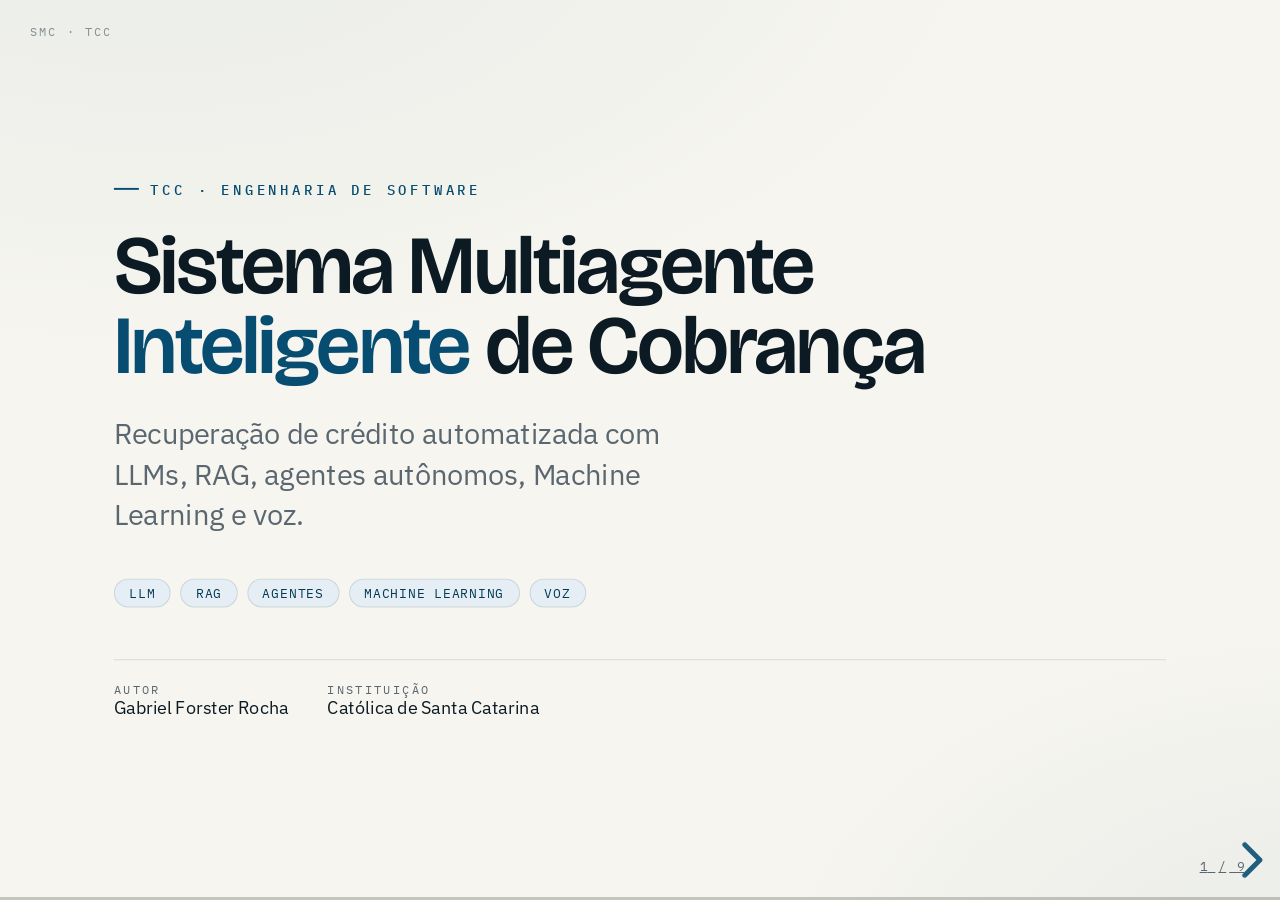
<file: pitch/index.html>
<!DOCTYPE html>
<html lang="pt-BR">
<head>
  <meta charset="utf-8">
  <meta name="viewport" content="width=device-width, initial-scale=1.0">
  <title>Sistema Multiagente Inteligente de Cobrança — Pitch</title>
  <link rel="stylesheet" href="assets/fonts/fonts.css">
  <link rel="stylesheet" href="vendor/reveal/reset.css">
  <link rel="stylesheet" href="vendor/reveal/reveal.css">
  <link rel="stylesheet" href="css/theme.css">
</head>
<body>
  <div class="deck-brand">SMC · TCC</div>
  <div class="reveal">
    <div class="slides">
<section class="cover">
<p class="kicker">TCC · Engenharia de Software</p><h1 class="headline">Sistema Multiagente <em>Inteligente</em> de Cobrança</h1><p class="lead">Recuperação de crédito automatizada com LLMs, RAG, agentes autônomos, Machine Learning e voz.</p><div class="tagrow"><span class="tag">LLM</span><span class="tag">RAG</span><span class="tag">Agentes</span><span class="tag">Machine Learning</span><span class="tag">Voz</span></div><div class="cover-meta"><div><span class="role">Autor</span>Gabriel Forster Rocha</div><div><span class="role">Instituição</span>Católica de Santa Catarina</div></div>
<aside class="notes">Bom dia a todos. Meu nome é Gabriel Forster Rocha, e meu TCC é um <strong>Sistema Multiagente Inteligente de Cobrança</strong>: um sistema que automatiza a recuperação de crédito de ponta a ponta, combinando modelos de linguagem com RAG, agentes autônomos, machine learning e serviços de voz. Nos próximos minutos vou apresentar o <strong>contexto</strong>, a <strong>proposta</strong>, o que ela tem de <strong>inovador</strong> e por que existe <strong>demanda de mercado</strong> para isso.</aside>
</section>
<section>
<p class="kicker">01 · Contexto</p><h2 class="headline">A inadimplência no Brasil bate <em>recorde</em>.</h2><div class="stat-row"><div class="stat"><span class="num">R$ 213 <small>bi</small></span><span class="cap">em dívidas de empresas no fim de 2025</span></div><div class="stat"><span class="num">8,9 <small>mi</small></span><span class="cap">de empresas inadimplentes (CNPJ)</span><span class="trend">↑ +2 milhões em um ano</span></div></div><p class="source">Fonte: Serasa Experian — Indicador de Inadimplência das Empresas, dez/2025.</p>
<aside class="notes"><em>[Aponte para os dois números ao citá-los.]</em> Vamos começar pelo contexto. A inadimplência no Brasil está no <strong>maior patamar já registrado</strong>. Segundo a Serasa Experian, em dezembro de 2025 as empresas fecharam o ano com <strong>213 bilhões de reais em dívidas</strong> e <strong>8,9 milhões de CNPJs negativados</strong> — cerca de 2 milhões de empresas a mais em um ano. Ou seja: nunca houve tanto crédito para recuperar, e a capacidade de cobrar continua limitada.</aside>
</section>
<section>
<p class="kicker">02 · O Problema</p><h2 class="headline">Cobrar ainda é um processo <em>manual</em>.</h2><ul class="points cols2"><li class="point"><span class="ico"><svg viewBox="0 0 24 24" fill="none" stroke="currentColor" stroke-width="1.7" stroke-linecap="round" stroke-linejoin="round"><circle cx="12" cy="12" r="8"/><circle cx="12" cy="12" r="3"/></svg></span><span><span class="t">Priorização por intuição</span><span class="d">Sem dados, todo cliente é tratado igual.</span></span></li><li class="point"><span class="ico"><svg viewBox="0 0 24 24" fill="none" stroke="currentColor" stroke-width="1.7" stroke-linecap="round" stroke-linejoin="round"><circle cx="6" cy="6" r="2.5"/><circle cx="6" cy="18" r="2.5"/><circle cx="18" cy="12" r="2.5"/><path d="M8.2 7l7.6 3.8M8.2 17l7.6-3.8"/></svg></span><span><span class="t">Canais fragmentados</span><span class="d">Texto, áudio de WhatsApp e ligação, desconectados.</span></span></li><li class="point"><span class="ico"><svg viewBox="0 0 24 24" fill="none" stroke="currentColor" stroke-width="1.7" stroke-linecap="round" stroke-linejoin="round"><rect x="3" y="6" width="18" height="12" rx="2"/><circle cx="12" cy="12" r="2.4"/></svg></span><span><span class="t">Custo alto por contato</span><span class="d">Depende de operadores — não escala.</span></span></li><li class="point"><span class="ico"><svg viewBox="0 0 24 24" fill="none" stroke="currentColor" stroke-width="1.7" stroke-linecap="round" stroke-linejoin="round"><circle cx="12" cy="12" r="8"/><path d="M12 7.5V12l3 2"/></svg></span><span><span class="t">Reativo e lento</span><span class="d">Só age quando o cliente aparece (ou nunca).</span></span></li></ul>
<aside class="notes">E por que recuperar esse crédito é tão difícil? Porque a cobrança ainda é um processo <strong>majoritariamente manual</strong>. A priorização é por <strong>intuição</strong> — sem dados, todo cliente é tratado igual. Os <strong>canais são fragmentados</strong> (texto, áudio de WhatsApp, ligação) e não conversam entre si. O <strong>custo por contato é alto</strong>, porque depende de operadores, que não escalam. E é <strong>reativo</strong>: só age quando o cliente aparece — ou nem age.</aside>
</section>
<section class="slide-fig">
<p class="kicker">03 · Proposta</p><h2 class="headline">Um sistema multiagente que <em>cobra sozinho</em>.</h2><div class="figure"><svg viewBox="0 0 1080 470" role="img" aria-label="Arquitetura do sistema multiagente"><defs><marker id="ah" markerWidth="9" markerHeight="9" refX="7.5" refY="4.5" orient="auto" markerUnits="userSpaceOnUse"><path d="M0,0 L9,4.5 L0,9 Z" fill="#074d71"/></marker><marker id="ahs" markerWidth="9" markerHeight="9" refX="7.5" refY="4.5" orient="auto" markerUnits="userSpaceOnUse"><path d="M0,0 L9,4.5 L0,9 Z" fill="#9aa79f"/></marker></defs><g><rect class="dg-node-em" x="330" y="6" width="420" height="56" rx="28"/><text class="dg-name on" text-anchor="middle" x="540" y="32">Orquestrador Central</text><text class="dg-sub on" text-anchor="middle" x="540" y="51">coordena agentes · filas · regras de negócio</text></g><g class="fragment" data-fragment-index="1"><path class="dg-flow" d="M540 62 V84 M200 84 H880" /><line class="dg-flow" x1="200" y1="84" x2="200" y2="120" marker-end="url(#ah)"/><line class="dg-flow" x1="540" y1="84" x2="540" y2="120" marker-end="url(#ah)"/><line class="dg-flow" x1="880" y1="84" x2="880" y2="120" marker-end="url(#ah)"/><rect class="dg-node" x="40" y="120" width="320" height="128" rx="14"/><text class="dg-type" x="62" y="167">Agente · Responsivo</text><text class="dg-name" x="62" y="189">LLM + RAG</text><text class="dg-sub" x="62" y="210">recebe, interpreta e responde</text><rect class="dg-node" x="380" y="120" width="320" height="128" rx="14"/><text class="dg-type" x="402" y="167">Agente · Proativo</text><text class="dg-name" x="402" y="189">Agentes Autônomos</text><text class="dg-sub" x="402" y="210">detecta e inicia a cobrança</text><rect class="dg-node-em" x="720" y="120" width="320" height="128" rx="14"/><text class="dg-type on" x="742" y="167">Agente · Preditivo</text><text class="dg-name on" x="742" y="189">Machine Learning</text><text class="dg-sub on" x="742" y="210">classifica e prioriza</text></g><g class="fragment" data-fragment-index="2"><line class="dg-flow" x1="200" y1="248" x2="200" y2="300" marker-end="url(#ah)"/><line class="dg-flow" x1="540" y1="248" x2="540" y2="300" marker-end="url(#ah)"/><line class="dg-flow" x1="880" y1="248" x2="880" y2="300" marker-end="url(#ah)"/><text class="dg-band" x="40" y="292">VOZ &amp; SERVIÇOS</text><rect class="dg-node-tint" x="40" y="300" width="1000" height="60" rx="14"/><rect class="dg-chip" x="64" y="314" width="224" height="32" rx="16"/><text class="dg-chip-tx" text-anchor="middle" x="176" y="334.5">STT · Whisper</text><rect class="dg-chip" x="307" y="314" width="224" height="32" rx="16"/><text class="dg-chip-tx" text-anchor="middle" x="419" y="334.5">TTS · Elevenlabs</text><rect class="dg-chip" x="550" y="314" width="224" height="32" rx="16"/><text class="dg-chip-tx" text-anchor="middle" x="662" y="334.5">Chat / E-mail</text><rect class="dg-chip" x="793" y="314" width="224" height="32" rx="16"/><text class="dg-chip-tx" text-anchor="middle" x="905" y="334.5">Base de conhecimento</text></g><g class="fragment" data-fragment-index="3"><line class="dg-flow" x1="540" y1="360" x2="540" y2="396" marker-end="url(#ah)"/><text class="dg-band" x="40" y="388">DADOS &amp; AUDITORIA</text><rect class="dg-node" x="40" y="396" width="1000" height="54" rx="14"/><rect class="dg-chip" x="64" y="408" width="300" height="30" rx="15"/><text class="dg-chip-tx" text-anchor="middle" x="214" y="427.5">Banco de Dados</text><rect class="dg-chip" x="390" y="408" width="300" height="30" rx="15"/><text class="dg-chip-tx" text-anchor="middle" x="540" y="427.5">Fila de Mensagens</text><rect class="dg-chip" x="716" y="408" width="300" height="30" rx="15"/><text class="dg-chip-tx" text-anchor="middle" x="866" y="427.5">Logs / Auditoria</text></g></svg></div>
<aside class="notes"><em>[Avance com a seta revelando cada camada: orquestrador, os 3 agentes, voz/serviços, dados.]</em> A minha proposta ataca exatamente esses gargalos. É um <strong>sistema multiagente</strong>, coordenado por um <strong>orquestrador central</strong>, que distribui o trabalho entre <strong>três agentes especializados</strong>. O <strong>responsivo</strong>, que usa LLM com RAG para atender. O <strong>proativo</strong>, que detecta pendências e inicia a cobrança sozinho. E o <strong>preditivo</strong>, de machine learning, que classifica os clientes e define a prioridade. Eles se apoiam em duas camadas: <strong>voz e serviços</strong> — transcrição, síntese de fala, canais de contato, base vetorial — e <strong>dados com auditoria</strong>, que garante rastreabilidade de cada decisão.</aside>
</section>
<section class="slide-fig">
<p class="kicker">03 · Como funciona — Responsivo</p><h2 class="headline">O cliente chama. O agente <em>resolve</em>.</h2><div class="figure"><svg viewBox="0 0 1080 230" role="img"><defs><marker id="ah" markerWidth="9" markerHeight="9" refX="7.5" refY="4.5" orient="auto" markerUnits="userSpaceOnUse"><path d="M0,0 L9,4.5 L0,9 Z" fill="#074d71"/></marker><marker id="ahs" markerWidth="9" markerHeight="9" refX="7.5" refY="4.5" orient="auto" markerUnits="userSpaceOnUse"><path d="M0,0 L9,4.5 L0,9 Z" fill="#9aa79f"/></marker></defs><line class="dg-flow" x1="184" y1="76" x2="226" y2="76" marker-end="url(#ah)"/><line class="dg-flow" x1="402" y1="76" x2="444" y2="76" marker-end="url(#ah)"/><line class="dg-flow" x1="620" y1="76" x2="662" y2="76" marker-end="url(#ah)"/><line class="dg-flow" x1="838" y1="76" x2="880" y2="76" marker-end="url(#ah)"/><rect class="dg-node" x="8" y="30" width="176" height="92" rx="14"/><text class="dg-type" x="30" y="59">ENTRADA</text><text class="dg-name" x="30" y="81">Cliente</text><text class="dg-sub" x="30" y="102">texto ou áudio</text><rect class="dg-node" x="226" y="30" width="176" height="92" rx="14"/><text class="dg-type" x="248" y="59">VOZ</text><text class="dg-name" x="248" y="81">Transcrição</text><text class="dg-sub" x="248" y="102">Whisper · STT</text><rect class="dg-node" x="444" y="30" width="176" height="92" rx="14"/><text class="dg-type" x="466" y="59">CONTEXTO</text><text class="dg-name" x="466" y="81">RAG</text><text class="dg-sub" x="466" y="102">base interna</text><rect class="dg-node-em" x="662" y="30" width="176" height="92" rx="14"/><text class="dg-type on" x="684" y="59">GERAÇÃO</text><text class="dg-name on" x="684" y="81">LLM</text><text class="dg-sub on" x="684" y="102">resposta</text><rect class="dg-node" x="880" y="30" width="176" height="92" rx="14"/><text class="dg-type" x="902" y="59">SAÍDA</text><text class="dg-name" x="902" y="81">Resposta</text><text class="dg-sub" x="902" y="102">ao cliente</text><line class="dg-flow" x1="750" y1="122" x2="750" y2="156" marker-end="url(#ah)"/><rect class="dg-node" x="662" y="156" width="176" height="42" rx="12"/><text class="dg-name" text-anchor="middle" x="750.0" y="182" style="font-size:15px">escala p/ humano</text></svg></div><p class="fig-cap">Gatilho: mensagem recebida do cliente (texto ou áudio).</p>
<aside class="notes"><em>[Acompanhe o fluxo da esquerda para a direita.]</em> No <strong>modo responsivo</strong>, o cliente entra em contato. Se for áudio, é <strong>transcrito</strong> por speech-to-text. O sistema identifica a <strong>intenção</strong>, busca contexto na base interna via <strong>RAG</strong>, e gera a resposta com o <strong>LLM</strong> — escalando para um humano quando necessário. O ponto-chave: as respostas são <strong>ancoradas na documentação da empresa</strong>, o que reduz drasticamente o risco de alucinação.</aside>
</section>
<section class="slide-fig">
<p class="kicker">03 · Como funciona — Proativo</p><h2 class="headline">O sistema age <em>antes</em> do vencimento.</h2><div class="figure"><svg viewBox="0 0 1080 230" role="img"><defs><marker id="ah" markerWidth="9" markerHeight="9" refX="7.5" refY="4.5" orient="auto" markerUnits="userSpaceOnUse"><path d="M0,0 L9,4.5 L0,9 Z" fill="#074d71"/></marker><marker id="ahs" markerWidth="9" markerHeight="9" refX="7.5" refY="4.5" orient="auto" markerUnits="userSpaceOnUse"><path d="M0,0 L9,4.5 L0,9 Z" fill="#9aa79f"/></marker></defs><line class="dg-flow" x1="184" y1="76" x2="226" y2="76" marker-end="url(#ah)"/><line class="dg-flow" x1="402" y1="76" x2="444" y2="76" marker-end="url(#ah)"/><line class="dg-flow" x1="620" y1="76" x2="662" y2="76" marker-end="url(#ah)"/><line class="dg-flow" x1="838" y1="76" x2="880" y2="76" marker-end="url(#ah)"/><rect class="dg-node" x="8" y="30" width="176" height="92" rx="14"/><text class="dg-type" x="30" y="59">FONTE</text><text class="dg-name" x="30" y="81">Dados</text><text class="dg-sub" x="30" y="102">histórico</text><rect class="dg-node-em" x="226" y="30" width="176" height="92" rx="14"/><text class="dg-type on" x="248" y="59">PREDITIVO</text><text class="dg-name on" x="248" y="81">Modelo ML</text><text class="dg-sub on" x="248" y="102">propensão + risco</text><rect class="dg-node" x="444" y="30" width="176" height="92" rx="14"/><text class="dg-type" x="466" y="59">PRIORIZAÇÃO</text><text class="dg-name" x="466" y="81">Ranking</text><text class="dg-sub" x="466" y="102">quem 1º</text><rect class="dg-node" x="662" y="30" width="176" height="92" rx="14"/><text class="dg-type" x="684" y="59">AÇÃO</text><text class="dg-name" x="684" y="81">Agente</text><text class="dg-sub" x="684" y="102">proativo</text><rect class="dg-node" x="880" y="30" width="176" height="92" rx="14"/><text class="dg-type" x="902" y="59">CONTATO</text><text class="dg-name" x="902" y="81">Canal</text><text class="dg-sub" x="902" y="102">chat · voz</text><path class="dg-flow-soft" d="M968.0 122 V162 H750.0 V122" stroke-dasharray="5 5" marker-end="url(#ahs)"/><text class="dg-sub" text-anchor="middle" x="859" y="182">sem resposta → reagenda (backoff)</text></svg></div><p class="fig-cap">Gatilho: agendamento periódico ou sinal do modelo preditivo.</p>
<aside class="notes">Já no <strong>modo proativo</strong>, o sistema age <strong>antes do vencimento</strong>. O modelo de ML usa o histórico para estimar <strong>propensão de pagamento</strong> e <strong>risco</strong>, e gera um <strong>ranking de prioridade</strong>. Com ele, o agente proativo aborda os clientes certos, no momento certo, pelo canal certo — uma mensagem no chat ou uma chamada de voz sintetizada. Sem resposta, ele <strong>reagenda automaticamente</strong>, respeitando uma política de backoff.</aside>
</section>
<section>
<p class="kicker">04 · Inovação</p><h2 class="headline">O que ninguém junta num <em>só sistema</em>.</h2><ul class="points cols2"><li class="point"><span class="ico"><svg viewBox="0 0 24 24" fill="none" stroke="currentColor" stroke-width="1.7" stroke-linecap="round" stroke-linejoin="round"><path d="M12 3l9 5-9 5-9-5 9-5z"/><path d="M3 13l9 5 9-5"/></svg></span><span><span class="t">Três modos orquestrados</span><span class="d">Responsivo + proativo + preditivo juntos — não três ferramentas soltas.</span></span></li><li class="point"><span class="ico"><svg viewBox="0 0 24 24" fill="none" stroke="currentColor" stroke-width="1.7" stroke-linecap="round" stroke-linejoin="round"><rect x="9" y="3" width="6" height="11" rx="3"/><path d="M6 11a6 6 0 0 0 12 0M12 17v4"/></svg></span><span><span class="t">Voz de verdade</span><span class="d">Áudio no fio da conversa (STT) e chamada em tempo real (TTS).</span></span></li><li class="point"><span class="ico"><svg viewBox="0 0 24 24" fill="none" stroke="currentColor" stroke-width="1.7" stroke-linecap="round" stroke-linejoin="round"><circle cx="12" cy="5" r="2"/><path d="M12 7v13M5 13a7 7 0 0 0 14 0M5 13H3M19 13h2"/></svg></span><span><span class="t">Respostas ancoradas</span><span class="d">RAG na documentação interna reduz alucinação.</span></span></li><li class="point"><span class="ico"><svg viewBox="0 0 24 24" fill="none" stroke="currentColor" stroke-width="1.7" stroke-linecap="round" stroke-linejoin="round"><path d="M12 3l7 3v5c0 4.5-3 7.6-7 9-4-1.4-7-4.5-7-9V6l7-3z"/><path d="M9 12l2 2 4-4"/></svg></span><span><span class="t">Conformidade por design</span><span class="d">CDC, LGPD e limites de horário e frequência.</span></span></li></ul>
<aside class="notes">E onde está a inovação? Não em nenhuma tecnologia <strong>isolada</strong> — está em <strong>juntá-las</strong>. Primeiro: os três modos <strong>orquestrados</strong> num só sistema, não três ferramentas soltas. Segundo: <strong>voz de verdade</strong>, áudio no fio da conversa e chamada em tempo real. Terceiro: <strong>respostas ancoradas</strong> por RAG. E quarto: <strong>conformidade por design</strong> — CDC, LGPD e limites legais de horário e frequência.</aside>
</section>
<section>
<p class="kicker">05 · Necessidade de Mercado</p><h2 class="headline">Um problema de <em>R$ 213 bilhões</em> esperando automação.</h2><div class="cols"><ul class="points"><li class="point"><span class="ico"><svg viewBox="0 0 24 24" fill="none" stroke="currentColor" stroke-width="1.7" stroke-linecap="round" stroke-linejoin="round"><rect x="3" y="6" width="18" height="12" rx="2"/><circle cx="12" cy="12" r="2.4"/></svg></span><span><span class="t">96% são micro e pequenas</span><span class="d">8,5 milhões de empresas, R$ 185 bi em dívidas.</span></span></li><li class="point"><span class="ico"><svg viewBox="0 0 24 24" fill="none" stroke="currentColor" stroke-width="1.7" stroke-linecap="round" stroke-linejoin="round"><circle cx="6" cy="6" r="2.5"/><circle cx="6" cy="18" r="2.5"/><circle cx="18" cy="12" r="2.5"/><path d="M8.2 7l7.6 3.8M8.2 17l7.6-3.8"/></svg></span><span><span class="t">Concentrado em serviços e comércio</span><span class="d">Serviços 55% · Comércio 33% dos inadimplentes.</span></span></li><li class="point"><span class="ico"><svg viewBox="0 0 24 24" fill="none" stroke="currentColor" stroke-width="1.7" stroke-linecap="round" stroke-linejoin="round"><circle cx="12" cy="12" r="8"/><circle cx="12" cy="12" r="3"/></svg></span><span><span class="t">A lacuna das soluções atuais</span><span class="d">Fazem disparo em massa ou chatbot — sem ML nem voz ponta a ponta.</span></span></li></ul><div><p class="lead" style="margin-bottom:18px">Quem precisa disso:</p><div class="tagrow"><span class="tag">Varejo</span><span class="tag">Fintechs</span><span class="tag">Escritórios de cobrança</span><span class="tag">Prestadores de serviço</span></div></div></div><p class="source">Fonte: Serasa Experian — Indicador de Inadimplência das Empresas, dez/2025.</p>
<aside class="notes">Isso nos leva à <strong>necessidade de mercado</strong>. É um problema de <strong>213 bilhões de reais</strong>: 8,9 milhões de empresas inadimplentes, sendo <strong>96% micro e pequenas</strong> — justamente as com menos estrutura para cobrar, concentradas em <strong>serviços e comércio</strong>. Varejo, fintechs e escritórios de cobrança precisam <strong>recuperar mais gastando menos</strong>. As soluções de hoje fazem disparo em massa ou um chatbot simples — nenhuma prioriza com ML nem cobre voz de ponta a ponta. É <strong>essa lacuna</strong> que o projeto ocupa.</aside>
</section>
<section>
<p class="kicker">TCC · Pergunta de Pesquisa</p><p class="rq">Em que medida um sistema multiagente — LLM+RAG, agentes proativos e ML preditivo, com voz — pode automatizar a cobrança e <em>aumentar a eficiência</em> da recuperação de crédito frente aos processos convencionais?</p><div class="impact"><div class="it"><span class="k">Hipótese</span><span class="v">↓ tempo médio · ↑ taxa de resolução</span></div><div class="it"><span class="k">Avaliação</span><span class="v">F1 ≥ 0,75 · vs. baseline</span></div></div><p class="source">Obrigado. · Gabriel Forster Rocha — Católica de Santa Catarina.</p>
<aside class="notes">Para fechar, a <strong>pergunta de pesquisa</strong>: em que medida esse sistema aumenta a <strong>eficiência</strong> da recuperação de crédito frente aos processos convencionais? A hipótese é que ele <strong>reduz o tempo médio</strong> e <strong>aumenta a taxa de resolução</strong>. Será avaliado de forma objetiva — com métricas de ML, como <strong>F1 acima de 0,75</strong>, e indicadores operacionais contra um <strong>baseline</strong>. Muito obrigado. Fico à disposição para as perguntas.</aside>
</section>
    </div>
  </div>
  <script src="vendor/reveal/reveal.js"></script>
  <script src="vendor/reveal/plugin/notes/notes.js"></script>
  <script>
    Reveal.initialize({
      width: 1280,
      height: 720,
      margin: 0.04,
      minScale: 0.2,
      maxScale: 2.0,
      center: true,
      hash: true,
      fragments: !/[?&]allfrags/.test(location.search),
      transition: 'fade',
      transitionSpeed: 'default',
      slideNumber: 'c/t',
      controlsTutorial: false,
      plugins: [ RevealNotes ]
    });
  </script>
</body>
</html>
</file>
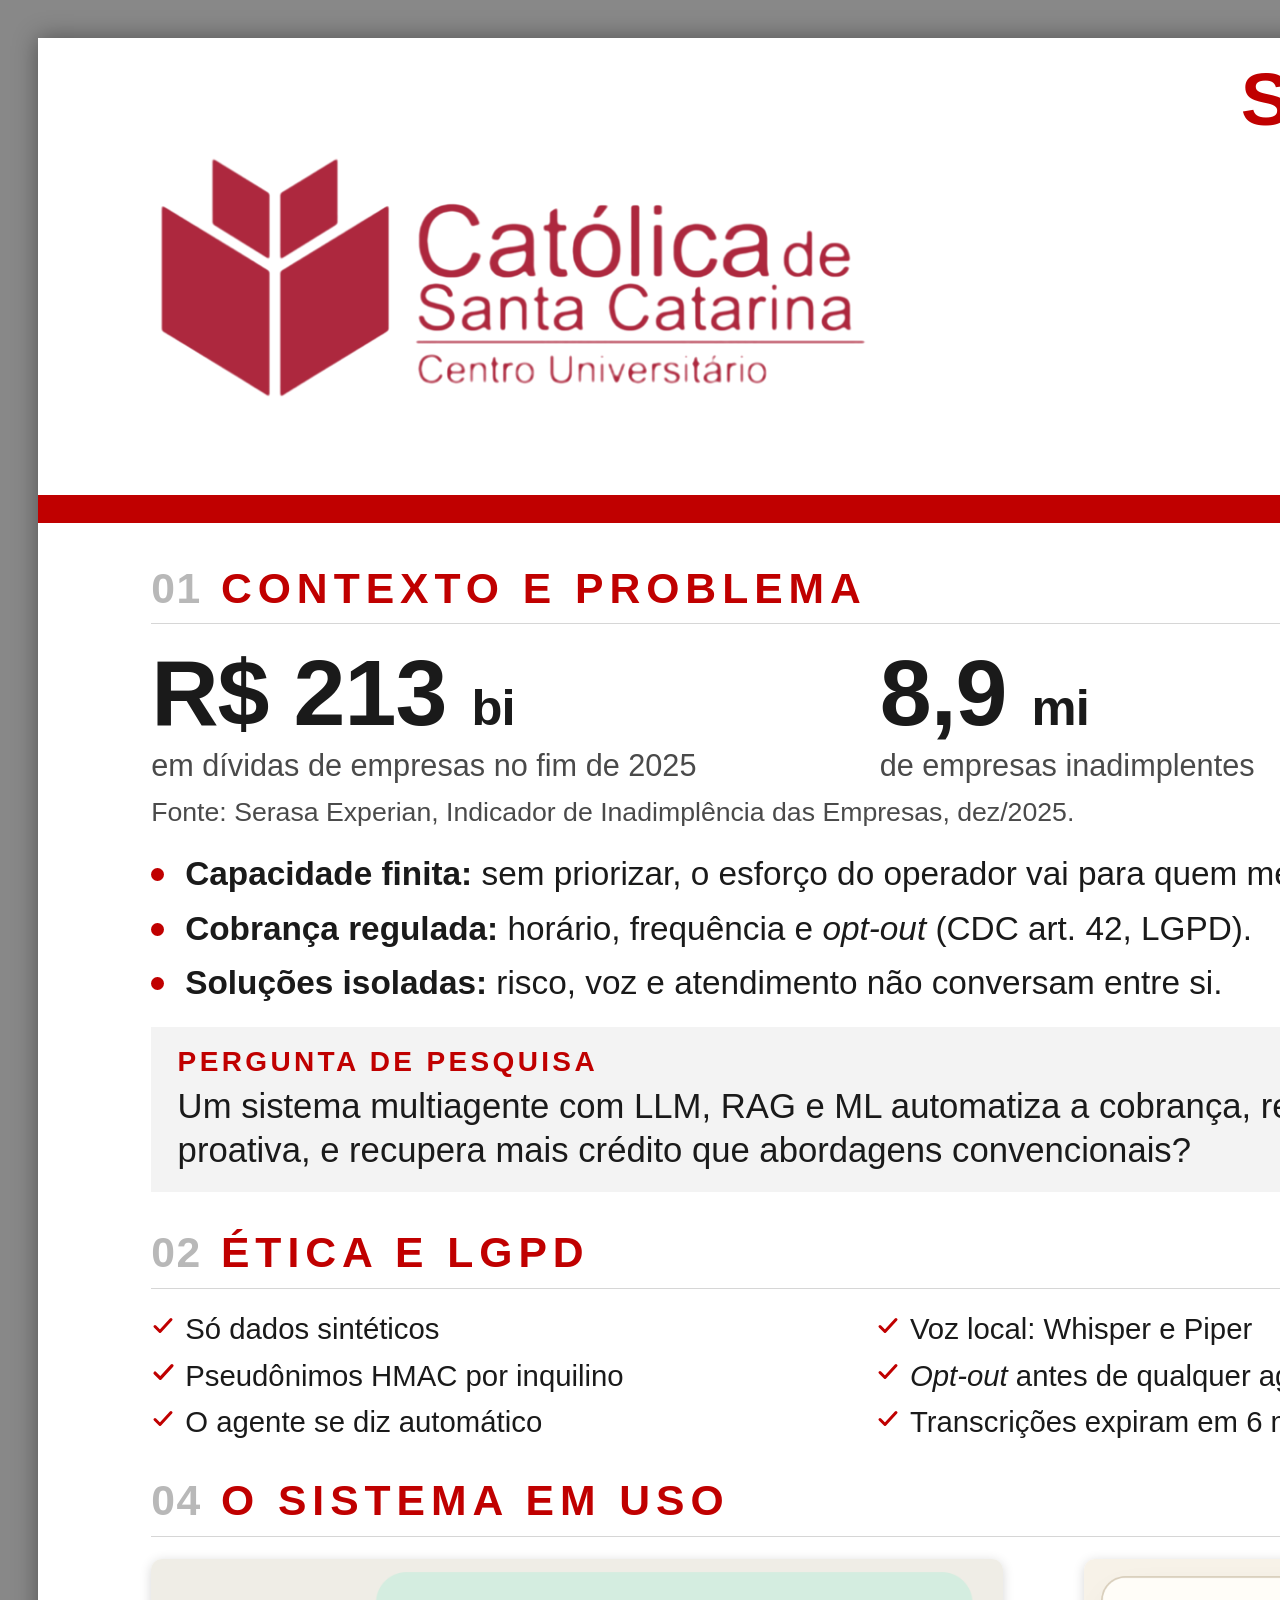
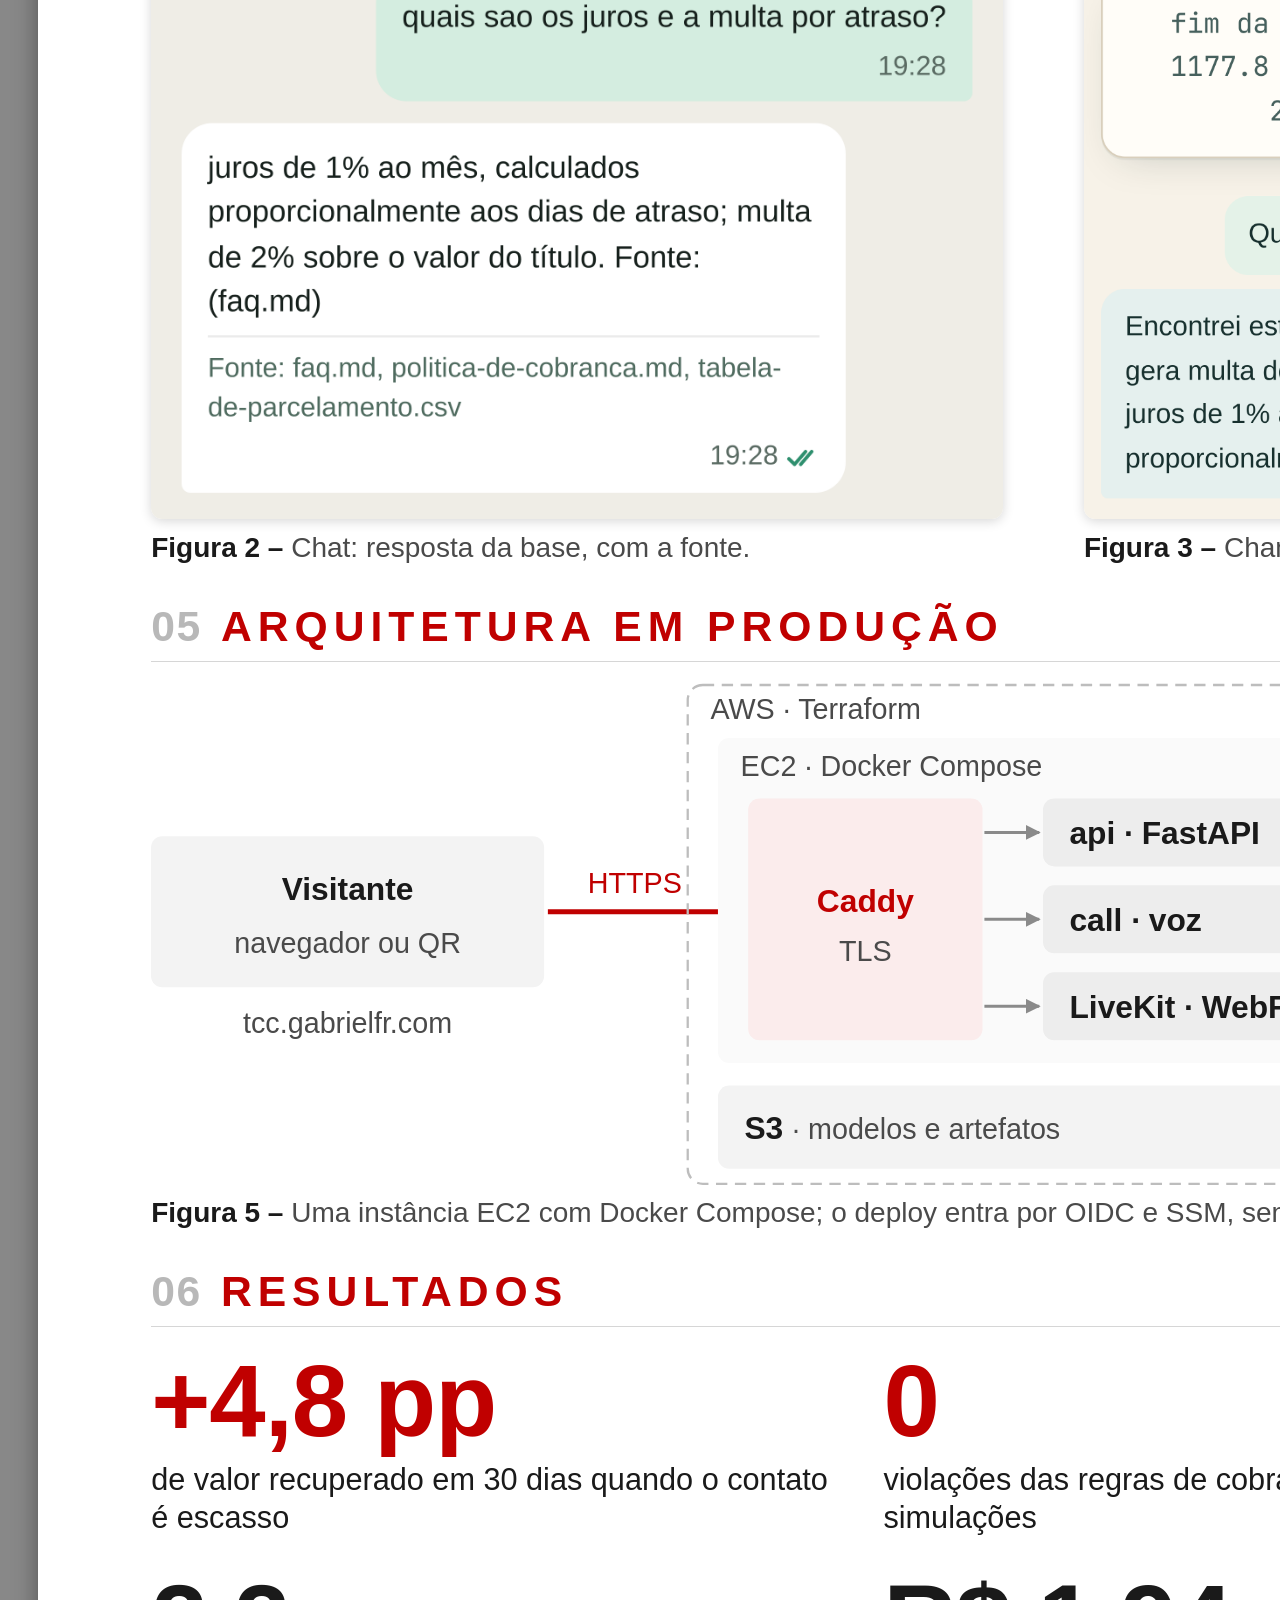
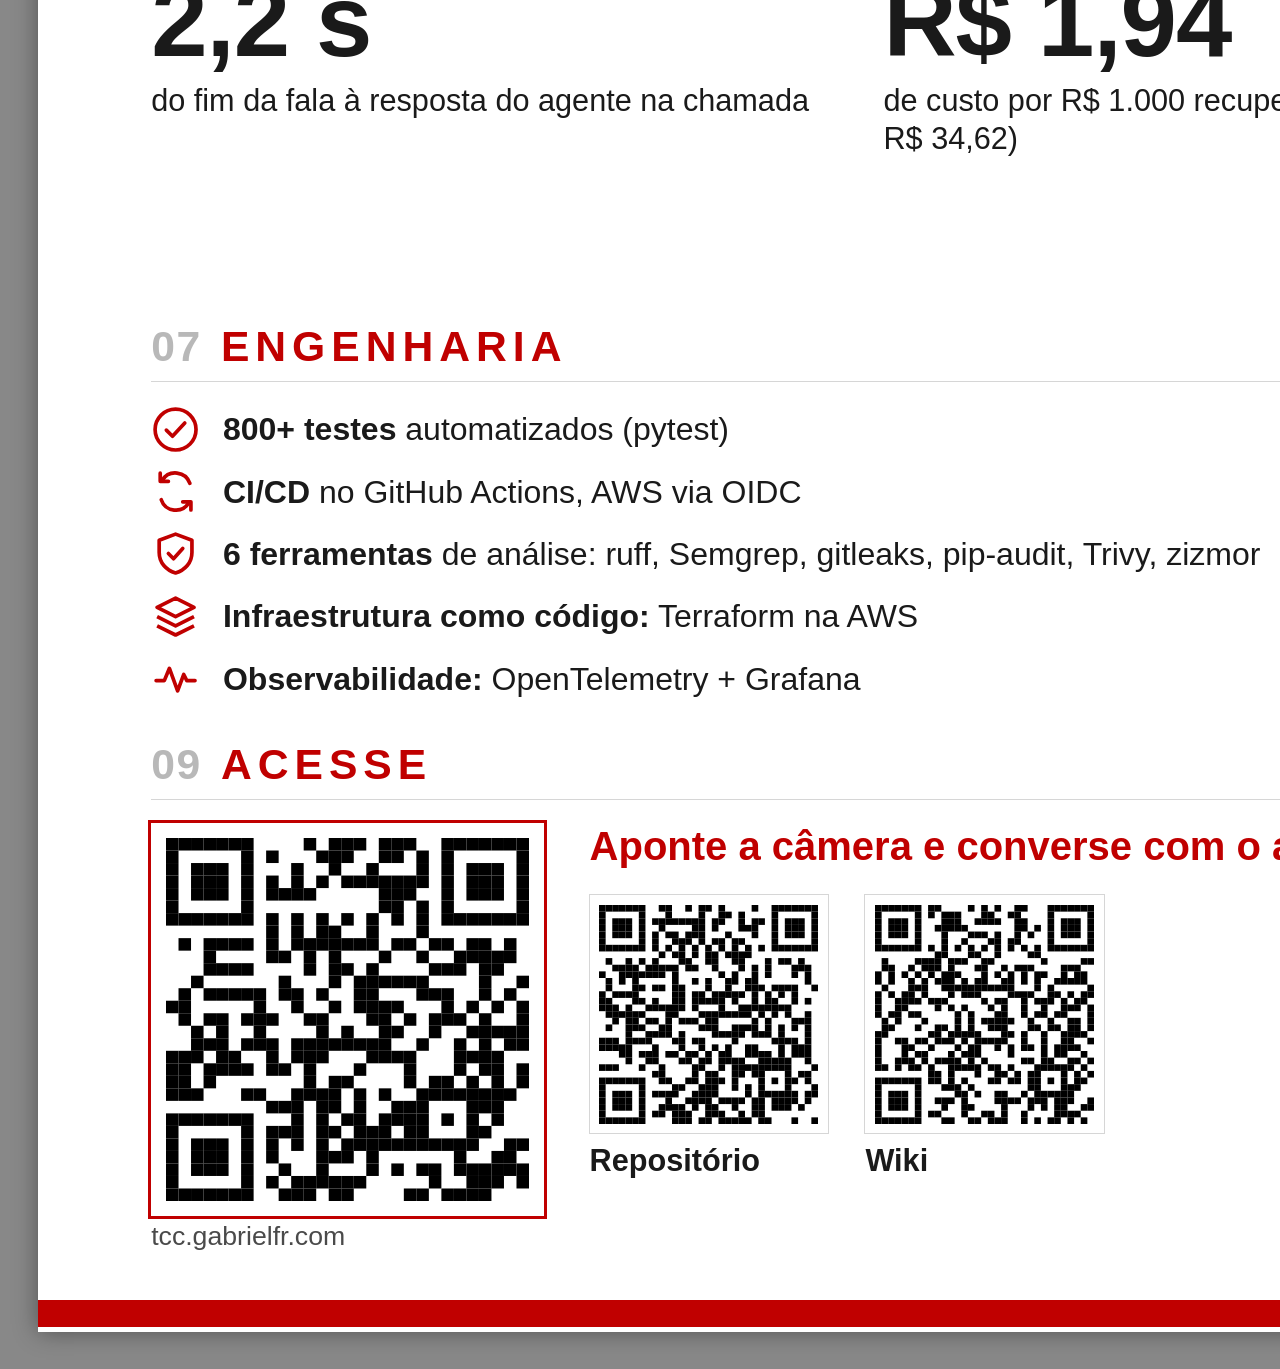
<file: poster/index.html>
<!doctype html>
<html lang="pt-BR">
<head>
<meta charset="utf-8">
<meta name="viewport" content="width=device-width, initial-scale=1">
<title>Pôster A0 — Sistema Multiagente de Cobrança</title>
<link rel="stylesheet" href="poster.css">
</head>
<body>
<!--
  A0 poster (841 x 1189 mm, portrait). Build with `make poster` (poster/export-pdf.sh).

  Every number below carries a comment naming the document it comes from. The rule is the
  article's: a number on the poster is a number in docs/, character for character after
  rounding, or it does not go on the poster. See poster/README.md for the full table.
-->

<!-- shared arrow heads for every diagram -->
<svg width="0" height="0" style="position:absolute" aria-hidden="true">
  <defs>
    <marker id="ah" viewBox="0 0 10 10" refX="9" refY="5" markerWidth="5" markerHeight="5" orient="auto-start-reverse">
      <path d="M0,0 L10,5 L0,10 z" fill="#8A8A8A"/>
    </marker>
    <marker id="ah-red" viewBox="0 0 10 10" refX="9" refY="5" markerWidth="5" markerHeight="5" orient="auto-start-reverse">
      <path d="M0,0 L10,5 L0,10 z" fill="#C00000"/>
    </marker>
  </defs>
</svg>

<div class="page">

  <!-- ===================== HEADER (template) ===================== -->
  <header class="hdr">
    <!-- Logo taken from the official template (ppt/media/image1.jpeg), upscaled for print; see README -->
    <img class="logo" src="assets/logo-catolica-sc.png" alt="Católica de Santa Catarina — Centro Universitário">
    <div class="who">
      <h1>Sistema Multiagente Inteligente de Cobrança<br>com LLM, RAG e Machine Learning</h1>
      <div class="sub">Agentes que conversam, cobram dentro da lei e decidem quem contatar primeiro</div>
      <div class="name">Gabriel Forster Rocha</div>
      <div class="mail">gabriel04.rocha@catolicasc.edu.br</div>
      <div class="course">Graduando do curso de Bacharelado em Engenharia de Software da Católica de SC</div>
      <div class="advisor">Orientador: Andrei Carniel</div>
    </div>
  </header>
  <div class="bar"></div>

  <main>

    <!-- ===================== 01 contexto + 02 ética | 03 solução ===================== -->
    <div class="row">
      <div class="col">
      <section class="ctx">
        <h2><span class="n">01</span>Contexto e problema</h2>
        <!-- Market numbers: Serasa Experian, Indicador de Inadimplência das Empresas, dez/2025
             (same source and figures as pitch/index.html, slide 2). Not a docs/ number. -->
        <div class="stats">
          <div class="stat"><span class="num">R$ 213 <small>bi</small></span><span class="lbl">em dívidas de empresas no fim de 2025</span></div>
          <div class="stat"><span class="num">8,9 <small>mi</small></span><span class="lbl">de empresas inadimplentes</span></div>
        </div>
        <p class="src">Fonte: Serasa Experian, Indicador de Inadimplência das Empresas, dez/2025.</p>

        <ul class="bullets">
          <li><strong>Capacidade finita:</strong> sem priorizar, o esforço do operador vai para quem menos vai pagar.</li>
          <li><strong>Cobrança regulada:</strong> horário, frequência e <em>opt-out</em> (CDC art. 42, LGPD).</li>
          <li><strong>Soluções isoladas:</strong> risco, voz e atendimento não conversam entre si.</li>
        </ul>

        <div class="question">
          <span class="lbl">Pergunta de pesquisa</span>
          <p>Um sistema multiagente com LLM, RAG e ML automatiza a cobrança, responsiva e proativa, e recupera mais crédito que abordagens convencionais?</p>
        </div>
      </section>

      <section>
        <h2><span class="n">02</span>Ética e LGPD</h2>
        <!-- docs/data-acquisition-plan.md (D1) and article §3.1: synthetic data only;
             docs/voice.md, docs/voice-call.md: Whisper and Piper run locally;
             docs/architecture.md: HMAC pseudonyms per tenant, opt-out before any agent
             (CDC art. 42), transcript_retention_days = 180 (six months);
             docs/web-chat.md and docs/outreach.md: the thread and every outbound message say
             they are automated. -->
        <ul class="ethics">
          <li>Só dados sintéticos</li>
          <li>Voz local: Whisper e Piper</li>
          <li>Pseudônimos HMAC por inquilino</li>
          <li><em>Opt-out</em> antes de qualquer agente</li>
          <li>O agente se diz automático</li>
          <li>Transcrições expiram em 6 meses</li>
        </ul>
      </section>
      </div>


      <section>
        <h2><span class="n">03</span>Solução proposta</h2>
        <!-- Structure: docs/architecture.md (orchestrator: route, prioritise, opt-out before
             any agent, record). Responsivo: docs/rag.md, docs/llm-responder.md (faithfulness
             check). Proativo: docs/collection-rules.md (max_attempts = 4), docs/outreach.md.
             Preditivo: README "Predictive module", docs/model-synthetic-*.md (six candidates,
             TimeSeriesSplit k=5, chronological 70/15/15 split per article §3.1).
             Voz: docs/voice.md, docs/voice-call.md (local Whisper and Piper). -->
        <figure class="fig">
        <svg class="dia" viewBox="0 0 375 194" role="img" aria-label="Diagrama do sistema multiagente">
          <!-- channels -->
          <rect x="0" y="0" width="180" height="28" rx="3" fill="#F3F3F3"/>
          <text class="k c" x="90" y="12">Chat web</text>
          <text class="s c g" x="90" y="23">texto ou nota de voz</text>
          <rect x="195" y="0" width="180" height="28" rx="3" fill="#F3F3F3"/>
          <text class="k c" x="285" y="12">Chamada de voz</text>
          <text class="s c g" x="285" y="23">Whisper e Piper locais</text>
          <g stroke="#8A8A8A" stroke-width="0.8" marker-end="url(#ah)">
            <line x1="90" y1="29" x2="90" y2="39"/>
            <line x1="285" y1="29" x2="285" y2="39"/>
          </g>

          <!-- orchestrator -->
          <rect x="0" y="40" width="375" height="32" rx="3" fill="#FBECEC"/>
          <text class="t c red ls" x="187.5" y="54">ORQUESTRADOR</text>
          <text class="s c" x="187.5" y="67">roteia · prioriza · opt-out antes de tudo · audita</text>
          <g stroke="#8A8A8A" stroke-width="0.8" marker-end="url(#ah)">
            <line x1="57.5" y1="73" x2="57.5" y2="83"/>
            <line x1="187.5" y1="73" x2="187.5" y2="83"/>
            <line x1="317.5" y1="73" x2="317.5" y2="83"/>
          </g>

          <!-- one flow per agent: name, then three steps top to bottom -->
          <text class="t c" x="57.5" y="93">Responsivo</text>
          <text class="t c" x="187.5" y="93">Proativo</text>
          <text class="t c" x="317.5" y="93">Preditivo</text>

          <g fill="#F3F3F3">
            <rect x="0" y="99" width="115" height="27" rx="3"/><rect x="130" y="99" width="115" height="27" rx="3"/><rect x="260" y="99" width="115" height="27" rx="3"/>
            <rect x="0" y="133" width="115" height="27" rx="3"/><rect x="130" y="133" width="115" height="27" rx="3"/><rect x="260" y="133" width="115" height="27" rx="3"/>
          </g>
          <g fill="#FBECEC">
            <rect x="0" y="167" width="115" height="27" rx="3"/><rect x="130" y="167" width="115" height="27" rx="3"/><rect x="260" y="167" width="115" height="27" rx="3"/>
          </g>
          <g stroke="#8A8A8A" stroke-width="0.8" marker-end="url(#ah)">
            <line x1="57.5" y1="126.5" x2="57.5" y2="132"/><line x1="187.5" y1="126.5" x2="187.5" y2="132"/><line x1="317.5" y1="126.5" x2="317.5" y2="132"/>
            <line x1="57.5" y1="160.5" x2="57.5" y2="166"/><line x1="187.5" y1="160.5" x2="187.5" y2="166"/><line x1="317.5" y1="160.5" x2="317.5" y2="166"/>
          </g>
          <!-- Responsivo -->
          <text class="k c" x="57.5" y="110.5">Pergunta</text><text class="s c g" x="57.5" y="121.5">texto, nota ou chamada</text>
          <text class="k c" x="57.5" y="144.5">Busca RAG</text><text class="s c g" x="57.5" y="155.5">embeddings + pgvector</text>
          <text class="k c" x="57.5" y="178.5">Resposta fiel</text><text class="s c g" x="57.5" y="189.5">ou passa a um humano</text>
          <!-- Proativo -->
          <text class="k c" x="187.5" y="110.5">Vencido ou risco</text><text class="s c g" x="187.5" y="121.5">evento imutável</text>
          <text class="k c" x="187.5" y="144.5">Motor de regras</text><text class="s c g" x="187.5" y="155.5">horário · ≤ 4 tentativas</text>
          <text class="k c" x="187.5" y="178.5">Mensagem checada</text><text class="s c g" x="187.5" y="189.5">reprovou: humano</text>
          <!-- Preditivo -->
          <text class="k c" x="317.5" y="110.5">Atributos</text><text class="s c g" x="317.5" y="121.5">split 70/15/15</text>
          <text class="k c" x="317.5" y="144.5">6 candidatos</text><text class="s c g" x="317.5" y="155.5">LR · RF · XGBoost</text>
          <text class="k c" x="317.5" y="178.5">Fila priorizada</text><text class="s c g" x="317.5" y="189.5">quem contatar antes</text>
        </svg>
        <figcaption><b>Figura 1 –</b> Orquestrador e três agentes; quem aguarda resposta vem antes da campanha.</figcaption>
        </figure>
      </section>
    </div>

    <!-- ===================== 03 o sistema em uso ===================== -->
    <section>
      <h2><span class="n">04</span>O sistema em uso</h2>
      <!-- Screenshots of the running app, synthetic data only (captured locally; see README). -->
      <div class="shots">
        <figure class="fig shot">
          <img src="assets/tela-chat.png" alt="Widget de chat respondendo sobre juros e segunda via">
          <figcaption><b>Figura 2 –</b> Chat: resposta da base, com a fonte.</figcaption>
        </figure>
        <figure class="fig shot">
          <img src="assets/tela-chamada.png" alt="Página da chamada de voz com a transcrição ao vivo">
          <figcaption><b>Figura 3 –</b> Chamada de voz: tempos e transcrição.</figcaption>
        </figure>
        <figure class="fig shot">
          <img src="assets/tela-fila.png" alt="Fila de contato ordenada pelo modelo de propensão">
          <figcaption><b>Figura 4 –</b> Fila de contato: faturas ordenadas pelo modelo.</figcaption>
        </figure>
      </div>
    </section>

    <!-- ===================== 04 arquitetura ===================== -->
    <section>
      <h2><span class="n">05</span>Arquitetura em produção</h2>
      <!-- Deployment as settled for production: one EC2 with Docker Compose, Caddy, LiveKit,
           Postgres+pgvector on EBS, S3, Grafana LGTM (docs/observability.md), GitHub Actions
           with OIDC (infra/bootstrap) and deploy over SSM. Voice stack per docs/voice-call.md. -->
      <figure class="fig">
      <svg class="dia" viewBox="0 0 781 132" role="img" aria-label="Diagrama de implantação na AWS">
        <!-- visitor -->
        <rect x="0" y="40" width="104" height="40" rx="3" fill="#F3F3F3"/>
        <text class="k c" x="52" y="57">Visitante</text>
        <text class="s c g" x="52" y="71">navegador ou QR</text>
        <text class="s c g" x="52" y="92">tcc.gabrielfr.com</text>
        <line x1="105" y1="60" x2="157" y2="60" stroke="#C00000" stroke-width="1.3" marker-end="url(#ah-red)"/>
        <text class="s c red" x="128" y="55">HTTPS</text>

        <!-- AWS -->
        <rect x="142" y="0" width="468" height="132" rx="4" fill="none" stroke="#BDBDBD" stroke-width="0.6" stroke-dasharray="3 2"/>
        <text class="s g" x="148" y="9">AWS · Terraform</text>
        <rect x="150" y="14" width="452" height="86" rx="3" fill="#FAFAFA"/>
        <text class="s g" x="156" y="24">EC2 · Docker Compose</text>

        <!-- Caddy -->
        <rect x="158" y="30" width="62" height="64" rx="3" fill="#FBECEC"/>
        <text class="k c red" x="189" y="60">Caddy</text>
        <text class="s c g" x="189" y="73">TLS</text>

        <!-- services -->
        <g fill="#EDEDED">
          <rect x="236" y="30" width="150" height="18" rx="3"/>
          <rect x="236" y="53" width="150" height="18" rx="3"/>
          <rect x="236" y="76" width="150" height="18" rx="3"/>
        </g>
        <text class="k" x="243" y="42">api · FastAPI</text>
        <text class="k" x="243" y="65">call · voz</text>
        <text class="k" x="243" y="88">LiveKit · WebRTC</text>
        <g stroke="#8A8A8A" stroke-width="0.8" marker-end="url(#ah)">
          <line x1="220.5" y1="39" x2="235" y2="39"/>
          <line x1="220.5" y1="62" x2="235" y2="62"/>
          <line x1="220.5" y1="85" x2="235" y2="85"/>
        </g>

        <!-- data and telemetry -->
        <rect x="402" y="30" width="192" height="29" rx="3" fill="#EDEDED"/>
        <text class="k" x="409" y="42">Postgres + pgvector</text>
        <text class="s g" x="409" y="54">volume EBS, dados sintéticos</text>
        <rect x="402" y="65" width="192" height="29" rx="3" fill="#EDEDED"/>
        <text class="k" x="409" y="77">Grafana LGTM</text>
        <text class="s g" x="409" y="89">métricas, traces e logs (OTel)</text>
        <g stroke="#8A8A8A" stroke-width="0.8" marker-end="url(#ah)">
          <line x1="386.5" y1="42" x2="401" y2="42"/>
          <line x1="386.5" y1="70" x2="401" y2="77"/>
        </g>

        <!-- S3, SSM -->
        <rect x="150" y="106" width="216" height="22" rx="3" fill="#F3F3F3"/>
        <text class="k" x="157" y="120">S3 <tspan class="s g" font-weight="400">· modelos e artefatos</tspan></text>
        <rect x="386" y="106" width="216" height="22" rx="3" fill="#F3F3F3"/>
        <text class="k" x="393" y="120">SSM <tspan class="s g" font-weight="400">· segredos e deploy</tspan></text>

        <!-- external LLM: leaves api, runs above the data column -->
        <rect x="640" y="4" width="141" height="38" rx="3" fill="#F3F3F3"/>
        <text class="k c" x="710.5" y="19">Provedor LLM</text>
        <text class="s c g" x="710.5" y="34">API externa</text>
        <path d="M 386.5 35 H 394 V 23 H 639" fill="none" stroke="#8A8A8A" stroke-width="0.8" marker-end="url(#ah)"/>
        <text class="s g" x="408" y="19.5">gera a resposta (opcional)</text>

        <!-- GitHub Actions -> SSM over OIDC -->
        <rect x="640" y="88" width="141" height="40" rx="3" fill="#F3F3F3"/>
        <text class="k c" x="710.5" y="103">GitHub Actions</text>
        <text class="s c g" x="710.5" y="118">testes · análise · build</text>
        <line x1="639" y1="117" x2="603" y2="117" stroke="#000099" stroke-width="1.1" marker-end="url(#ah)"/>
        <text class="s c" style="fill:#000099" x="621" y="112">OIDC</text>
      </svg>
      <figcaption><b>Figura 5 –</b> Uma instância EC2 com Docker Compose; o deploy entra por OIDC e SSM, sem chave fixa nem SSH.</figcaption>
      </figure>
    </section>

    <!-- ===================== 05 resultados ===================== -->
    <section>
      <h2><span class="n">06</span>Resultados</h2>
      <div class="row">
        <div class="heroes">
          <!-- docs/experiment-results.md, "Paired differences", 2/day, system − semi-automated, +4.8 [+3.9, +5.8] -->
          <div class="hero hl"><span class="v">+4,8 pp</span><span class="d">de valor recuperado em 30 dias quando o contato é escasso</span></div>
          <!-- docs/experiment-results.md, "Compliance": 0 violations across all 1500 runs -->
          <div class="hero hl"><span class="v">0</span><span class="d">violações das regras de cobrança em 1.500 simulações</span></div>
          <!-- docs/voice-call.md / docs/voice-call-report-live.md: over WebRTC, median 2,174 ms -->
          <div class="hero"><span class="v">2,2 s</span><span class="d">do fim da fala à resposta do agente na chamada</span></div>
          <!-- docs/experiment-results.md, capacity 4: "R$ per R$ 1,000 gained" system 1.94, manual 34.62 -->
          <div class="hero"><span class="v">R$ 1,94</span><span class="d">de custo por R$ 1.000 recuperado (mesa manual: R$ 34,62)</span></div>
        </div>

        <figure class="fig">
          <div class="chart-title">Valor em risco recuperado em até 30 dias</div>
          <div class="legend">
            <span><i style="background:#C00000"></i>Sistema (com predição)</span>
            <span><i style="background:#333"></i>Semiautomático</span>
            <span><i style="background:repeating-linear-gradient(90deg,#9A9A9A 0 3mm,transparent 3mm 5mm)"></i>Manual</span>
          </div>
          <!-- docs/experiment-results.md, "Arms by daily capacity (main scenario)", column
               "recovered ≤ 30 days" (means): capacity 2/4/8/16 —
               system 0.576 0.592 0.610 0.621; semi-automated 0.528 0.545 0.597 0.621;
               manual 0.525 0.539 0.579 0.621.
               y(v) = 92 - (v - 0.50) * 540 ; x: 2→70, 4→145, 8→220, 16→295 -->
          <svg class="dia" viewBox="0 16 375 106" role="img" aria-label="Gráfico: recuperação por capacidade diária">
            <g stroke="#E3E3E3" stroke-width="0.5">
              <line x1="40" y1="65.0" x2="300" y2="65.0"/>
              <line x1="40" y1="38.0" x2="300" y2="38.0"/>
            </g>
            <line x1="40" y1="92.0" x2="300" y2="92.0" stroke="#8A8A8A" stroke-width="0.6"/>
            <text class="s e g" x="34" y="95.0">50%</text>
            <text class="s e g" x="34" y="68.0">55%</text>
            <text class="s e g" x="34" y="41.0">60%</text>
            <text class="s c g" x="70"  y="104">2</text>
            <text class="s c g" x="145" y="104">4</text>
            <text class="s c g" x="220" y="104">8</text>
            <text class="s c g" x="295" y="104">16</text>
            <text class="s c g" x="170" y="118">contatos por dia (capacidade)</text>

            <polyline points="70,78.5 145,70.94 220,49.34 295,26.66" fill="none" stroke="#9A9A9A" stroke-width="1.5" stroke-dasharray="4 2.5"/>
            <polyline points="70,76.88 145,67.7 220,39.62 295,26.66" fill="none" stroke="#333" stroke-width="1.6"/>
            <polyline points="70,50.96 145,42.32 220,32.6 295,26.66" fill="none" stroke="#C00000" stroke-width="2.6"/>
            <g fill="#C00000"><circle cx="70" cy="50.96" r="2.3"/><circle cx="145" cy="42.32" r="2.3"/><circle cx="220" cy="32.6" r="2.3"/><circle cx="295" cy="26.66" r="2.3"/></g>

            <line x1="78" y1="53.96" x2="78" y2="73.88" stroke="#C00000" stroke-width="0.9" marker-start="url(#ah-red)" marker-end="url(#ah-red)"/>
            <text class="k red" x="83" y="66.9">+4,8 pp</text>

            <text class="s g" x="303" y="27">todos</text>
            <text class="s g" x="303" y="37">iguais:</text>
            <text class="s g" x="303" y="47">62,1%</text>
          </svg>
          <figcaption><b>Figura 6 –</b> Simulação com 30 replicações pareadas (IC 95%).</figcaption>
        </figure>
      </div>
    </section>

    <!-- ===================== 06 engenharia | 07 conclusões ===================== -->
    <div class="row">
      <section>
        <h2><span class="n">07</span>Engenharia</h2>
        <ul class="eng">
          <!-- `uv run pytest --collect-only -q` on 2026-11-14: 849 tests -->
          <li><svg viewBox="0 0 24 24" aria-hidden="true"><circle cx="12" cy="12" r="10" fill="none" stroke="#C00000" stroke-width="1.8"/><path d="M7.5 12.3l3 3 6-6.5" fill="none" stroke="#C00000" stroke-width="1.8" stroke-linecap="round" stroke-linejoin="round"/></svg>
            <span><strong>800+ testes</strong> automatizados (pytest)</span></li>
          <!-- .github/workflows/ci.yml; infra/bootstrap/oidc.tf (GitHub OIDC roles) -->
          <li><svg viewBox="0 0 24 24" aria-hidden="true"><path d="M19 8a7.5 7.5 0 0 0-13.5-1.5M5 16a7.5 7.5 0 0 0 13.5 1.5" fill="none" stroke="#C00000" stroke-width="1.8" stroke-linecap="round"/><path d="M4.5 3v4h4M19.5 21v-4h-4" fill="none" stroke="#C00000" stroke-width="1.8" stroke-linecap="round" stroke-linejoin="round"/></svg>
            <span><strong>CI/CD</strong> no GitHub Actions, AWS via OIDC</span></li>
          <!-- docs/static-analysis.md: ruff, Semgrep CE, gitleaks, pip-audit, Trivy, zizmor -->
          <li><svg viewBox="0 0 24 24" aria-hidden="true"><path d="M12 2.5l8 3v6c0 5-3.4 8.6-8 10-4.6-1.4-8-5-8-10v-6z" fill="none" stroke="#C00000" stroke-width="1.8" stroke-linejoin="round"/><path d="M8.5 12l2.5 2.5 4.5-5" fill="none" stroke="#C00000" stroke-width="1.8" stroke-linecap="round" stroke-linejoin="round"/></svg>
            <span><strong>6 ferramentas</strong> de análise: ruff, Semgrep, gitleaks, pip-audit, Trivy, zizmor</span></li>
          <!-- infra/bootstrap, infra/app (Terraform roots) -->
          <li><svg viewBox="0 0 24 24" aria-hidden="true"><path d="M12 3l9 4.5-9 4.5-9-4.5z M3 12l9 4.5 9-4.5 M3 16.5l9 4.5 9-4.5" fill="none" stroke="#C00000" stroke-width="1.8" stroke-linejoin="round"/></svg>
            <span><strong>Infraestrutura como código:</strong> Terraform na AWS</span></li>
          <!-- docs/observability.md -->
          <li><svg viewBox="0 0 24 24" aria-hidden="true"><path d="M2.5 13h4l2.5-6 4 11 3-8 1.5 3h4" fill="none" stroke="#C00000" stroke-width="1.8" stroke-linecap="round" stroke-linejoin="round"/></svg>
            <span><strong>Observabilidade:</strong> OpenTelemetry + Grafana</span></li>
        </ul>
      </section>

      <section>
        <h2><span class="n">08</span>Conclusões</h2>
        <!-- article/main.tex §5 (Discussão, Conclusão); docs/experiment-results.md Findings 1, 3, 7 -->
        <ol class="concl">
          <li><strong>Sim, com uma condição:</strong> a predição recupera mais quanto mais escasso é o contato (+4,7 a +4,8 pp com 2 a 4 contatos/dia) e não muda nada quando dá para contatar todos.</li>
          <li><strong>A automação reduz o custo</strong> e cumpre as regras de cobrança sem nenhuma violação.</li>
          <li><strong>A voz é viável:</strong> a chamada responde em cerca de 2 s com as mesmas garantias do chat.</li>
        </ol>
        <p class="limits"><b>Limitações:</b> só dados sintéticos e simulação, que mostram o mecanismo, não o valor de uma operação real.</p>
      </section>
    </div>

    <!-- ===================== 08 acesse | 09 referências ===================== -->
    <div class="row">
      <section>
        <h2><span class="n">09</span>Acesse</h2>
        <!-- QR targets: poster/qr-targets.conf (regenerated by `make poster`) -->
        <div class="access">
          <figure class="qr main" data-qr="prod">
            <div class="code"><img alt="QR code da aplicação em produção"></div>
            <div class="url"></div>
          </figure>
          <div>
            <p class="cta">Aponte a câmera e converse com o agente</p>
            <div class="qr-side">
              <figure class="qr small" data-qr="repo">
                <div class="code"><img alt="QR code do repositório"></div>
                <div class="lbl">Repositório</div>
              </figure>
              <figure class="qr small" data-qr="docs">
                <div class="code"><img alt="QR code da Wiki"></div>
                <div class="lbl">Wiki</div>
              </figure>
              <!-- Demo video: set VIDEO_URL in qr-targets.conf. Empty -> this slot is removed. -->
              <figure class="qr small" data-qr="video">
                <div class="code"><img alt="QR code do vídeo de demonstração"></div>
                <div class="lbl">Vídeo demo</div>
              </figure>
            </div>
          </div>
        </div>
      </section>

      <section>
        <h2><span class="n">10</span>Referências</h2>
        <!-- Entries from article/refs.bib, plus the Serasa 2025 indicator used by the pitch. -->
        <div class="refs">
          <p>BRASIL. <strong>Lei nº 13.709/2018</strong>. Lei Geral de Proteção de Dados Pessoais (LGPD).</p>
          <p>BRASIL. <strong>Lei nº 8.078/1990</strong>. Código de Defesa do Consumidor.</p>
          <p>CHEN, T.; GUESTRIN, C. XGBoost: a scalable tree boosting system. <strong>Proc. 22nd ACM SIGKDD</strong>, 2016.</p>
          <p>LEWIS, P. et al. Retrieval-augmented generation for knowledge-intensive NLP tasks. <strong>arXiv:2005.11401</strong>, 2020.</p>
          <p>MORO, S.; CORTEZ, P.; RITA, P. A data-driven approach to predict the success of bank telemarketing. <strong>Decision Support Systems</strong>, v. 62, 2014.</p>
          <p>RADFORD, A. et al. Robust speech recognition via large-scale weak supervision. <strong>arXiv:2212.04356</strong>, 2023.</p>
          <p>REIMERS, N.; GUREVYCH, I. Sentence-BERT: sentence embeddings using Siamese BERT-networks. <strong>EMNLP-IJCNLP</strong>, 2019.</p>
          <p>SERASA EXPERIAN. <strong>Indicador de Inadimplência das Empresas</strong>. Dez. 2025.</p>
          <p>WANG, L. et al. A survey on large language model based autonomous agents. <strong>Frontiers of Computer Science</strong>, v. 18, 2024.</p>
        </div>
      </section>
    </div>

  </main>

  <div class="bar foot"></div>
</div>

<script src="qr/targets.js"></script>
<script src="poster.js"></script>
</body>
</html>
</file>
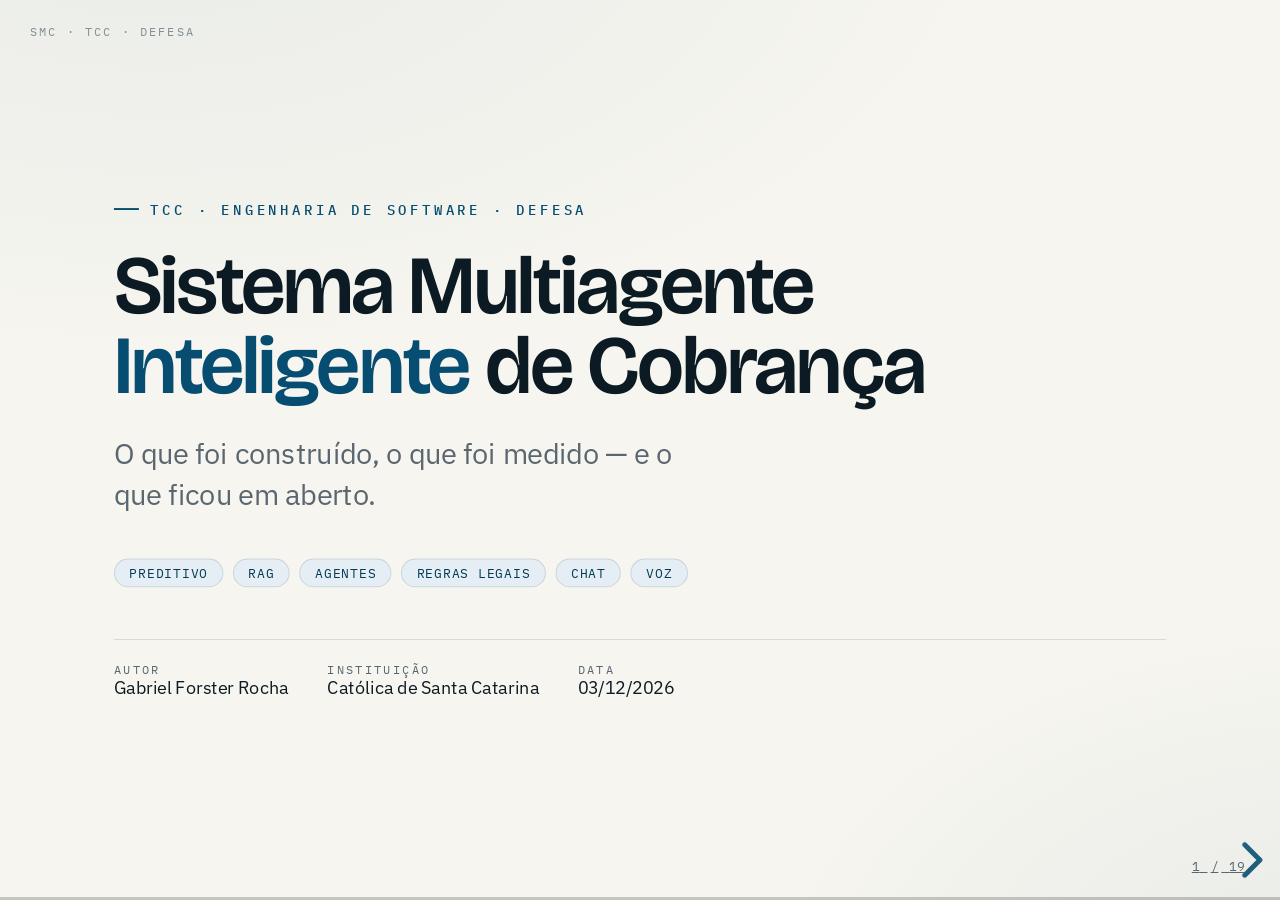
<file: pitch/defesa.html>
<!DOCTYPE html>
<html lang="pt-BR">
<head>
  <meta charset="utf-8">
  <meta name="viewport" content="width=device-width, initial-scale=1.0">
  <title>Sistema Multiagente Inteligente de Cobrança — Defesa</title>
  <link rel="stylesheet" href="assets/fonts/fonts.css">
  <link rel="stylesheet" href="vendor/reveal/reset.css">
  <link rel="stylesheet" href="vendor/reveal/reveal.css">
  <link rel="stylesheet" href="css/theme.css">
  <link rel="stylesheet" href="css/defesa.css">
</head>
<body>
  <div class="deck-brand">SMC · TCC · Defesa</div>
  <div class="reveal">
    <div class="slides">

<!-- 1 · Capa -->
<section class="cover">
<p class="kicker">TCC · Engenharia de Software · Defesa</p>
<h1 class="headline">Sistema Multiagente <em>Inteligente</em> de Cobrança</h1>
<p class="lead">O que foi construído, o que foi medido — e o que ficou em aberto.</p>
<div class="tagrow"><span class="tag">Preditivo</span><span class="tag">RAG</span><span class="tag">Agentes</span><span class="tag">Regras legais</span><span class="tag">Chat</span><span class="tag">Voz</span></div>
<div class="cover-meta"><div><span class="role">Autor</span>Gabriel Forster Rocha</div><div><span class="role">Instituição</span>Católica de Santa Catarina</div><div><span class="role">Data</span>03/12/2026</div></div>
<aside class="notes">Bom dia. Sou Gabriel Forster Rocha e vou apresentar o resultado do meu TCC: um <strong>sistema multiagente de cobrança</strong>. Na proposta eu descrevi o que pretendia construir. Hoje eu mostro o que foi <strong>construído</strong>, o que foi <strong>medido</strong> e — tão importante quanto — o que <strong>ficou em aberto</strong> e por quê.</aside>
</section>

<!-- 2 · Problema -->
<section>
<p class="kicker">01 · O problema</p>
<h2 class="headline">Muito crédito para recuperar, <em>pouca capacidade</em> de cobrar.</h2>
<div class="stat-row"><div class="stat"><span class="num">R$ 213 <small>bi</small></span><span class="cap">em dívidas de empresas no fim de 2025</span></div><div class="stat"><span class="num">8,9 <small>mi</small></span><span class="cap">de empresas inadimplentes (CNPJ)</span></div></div>
<ul class="bul" style="margin-top:34px"><li>Priorização por intuição, canais fragmentados, custo alto por contato.</li><li>E a cobrança tem regras: horário, frequência, <em>opt-out</em>, LGPD, superendividamento.</li></ul>
<p class="source">Fonte: Serasa Experian — Indicador de Inadimplência das Empresas, dez/2025.</p>
<aside class="notes">O ponto de partida é o mesmo da proposta: inadimplência recorde — 213 bilhões de reais, 8,9 milhões de empresas — e uma cobrança que ainda é majoritariamente manual. Mas tem um detalhe que pesou no projeto inteiro: cobrança é uma atividade <strong>regulada</strong>. Horário permitido, frequência, opt-out, LGPD, a lei do superendividamento. Qualquer automação que esqueça isso é um passivo, não um produto.</aside>
</section>

<!-- 3 · Pergunta e resposta curta -->
<section>
<p class="kicker">02 · Pergunta de pesquisa</p>
<p class="rq">Um sistema multiagente — LLM com RAG, agentes proativos e ML preditivo — <em>aumenta a eficiência</em> da recuperação de crédito frente à cobrança manual e semiautomatizada?</p>
<div class="impact"><div class="it"><span class="k">Resposta curta</span><span class="v">Sim — na medida da escassez de contato</span></div><div class="it"><span class="k">Onde</span><span class="v">Em simulação, não em operação real</span></div></div>
<aside class="notes">A pergunta de pesquisa é esta. Vou adiantar a resposta, para que vocês possam julgar o resto da apresentação contra ela: <strong>sim, mas de forma condicional</strong>. A predição melhora a recuperação <strong>na medida em que a capacidade de contato é escassa</strong>. E isso foi mostrado em <strong>simulação</strong>, não numa operação real — porque os dados de uma operação real não estavam disponíveis. Vou mostrar como cheguei a isso.</aside>
</section>

<!-- 4 · Arquitetura -->
<section class="slide-fig">
<p class="kicker">03 · O que foi construído</p>
<h2 class="headline">Um orquestrador, três agentes, <em>dois canais</em>.</h2>
<div class="figure"><svg viewBox="0 0 1080 470" role="img" aria-label="Arquitetura construída">
<defs><marker id="ah" markerWidth="9" markerHeight="9" refX="7.5" refY="4.5" orient="auto" markerUnits="userSpaceOnUse"><path d="M0,0 L9,4.5 L0,9 Z" fill="#074d71"/></marker></defs>
<g><rect class="dg-node-em" x="300" y="6" width="480" height="60" rx="30"/><text class="dg-name on" text-anchor="middle" x="540" y="33">Orquestrador central</text><text class="dg-sub on" text-anchor="middle" x="540" y="53">opt-out verificado antes de qualquer agente · prioridade responsivo &gt; proativo</text></g>
<g class="fragment" data-fragment-index="1"><path class="dg-flow" d="M540 66 V86 M200 86 H880"/><line class="dg-flow" x1="200" y1="86" x2="200" y2="118" marker-end="url(#ah)"/><line class="dg-flow" x1="540" y1="86" x2="540" y2="118" marker-end="url(#ah)"/><line class="dg-flow" x1="880" y1="86" x2="880" y2="118" marker-end="url(#ah)"/>
<rect class="dg-node" x="40" y="118" width="320" height="118" rx="14"/><text class="dg-type" x="62" y="158">Agente · Responsivo</text><text class="dg-name" x="62" y="182">Intenção + RAG</text><text class="dg-sub" x="62" y="204">responde com citação ou escala</text>
<rect class="dg-node" x="380" y="118" width="320" height="118" rx="14"/><text class="dg-type" x="402" y="158">Agente · Proativo</text><text class="dg-name" x="402" y="182">Regras + redação</text><text class="dg-sub" x="402" y="204">horário, tentativas, checador legal</text>
<rect class="dg-node-em" x="720" y="118" width="320" height="118" rx="14"/><text class="dg-type on" x="742" y="158">Agente · Preditivo</text><text class="dg-name on" x="742" y="182">XGBoost / Random Forest</text><text class="dg-sub on" x="742" y="204">ordena quem contatar · POST /score</text></g>
<g class="fragment" data-fragment-index="2"><line class="dg-flow" x1="540" y1="236" x2="540" y2="290" marker-end="url(#ah)"/><text class="dg-band" x="40" y="282">CANAIS (contrato único) &amp; SERVIÇOS LOCAIS</text><rect class="dg-node-tint" x="40" y="290" width="1000" height="62" rx="14"/>
<rect class="dg-chip" x="58" y="305" width="178" height="32" rx="16"/><text class="dg-chip-tx" text-anchor="middle" x="147" y="325.5">Chat (widget)</text>
<rect class="dg-chip" x="252" y="305" width="178" height="32" rx="16"/><text class="dg-chip-tx" text-anchor="middle" x="341" y="325.5">Voz · LiveKit</text>
<rect class="dg-chip" x="446" y="305" width="178" height="32" rx="16"/><text class="dg-chip-tx" text-anchor="middle" x="535" y="325.5">STT · Whisper</text>
<rect class="dg-chip" x="640" y="305" width="178" height="32" rx="16"/><text class="dg-chip-tx" text-anchor="middle" x="729" y="325.5">TTS · Piper</text>
<rect class="dg-chip" x="834" y="305" width="188" height="32" rx="16"/><text class="dg-chip-tx" text-anchor="middle" x="928" y="325.5">LLM · OpenAI-compat.</text></g>
<g class="fragment" data-fragment-index="3"><line class="dg-flow" x1="540" y1="352" x2="540" y2="398" marker-end="url(#ah)"/><text class="dg-band" x="40" y="390">REGISTRO DURÁVEL MULTI-TENANT</text><rect class="dg-node" x="40" y="398" width="1000" height="56" rx="14"/>
<rect class="dg-chip" x="64" y="411" width="300" height="30" rx="15"/><text class="dg-chip-tx" text-anchor="middle" x="214" y="430.5">Postgres + pgvector</text>
<rect class="dg-chip" x="390" y="411" width="300" height="30" rx="15"/><text class="dg-chip-tx" text-anchor="middle" x="540" y="430.5">Objetos (MinIO)</text>
<rect class="dg-chip" x="716" y="411" width="300" height="30" rx="15"/><text class="dg-chip-tx" text-anchor="middle" x="866" y="430.5">Pseudônimos por tenant</text></g>
</svg></div>
<aside class="notes"><em>[Avance com → revelando cada camada.]</em> A arquitetura que existe hoje. No topo, o <strong>orquestrador</strong>: ele recebe eventos e decide quem age. Uma decisão importante: o <strong>opt-out é verificado antes de qualquer agente rodar</strong> — a conformidade não depende de nenhum agente lembrar dela. → Três agentes: o <strong>responsivo</strong> classifica a intenção e responde com base em documentos recuperados, ou escala para uma pessoa; o <strong>proativo</strong> decide quem contatar, quando e com que mensagem, sob o motor de regras; o <strong>preditivo</strong> ordena a carteira. → Os canais seguem um <strong>contrato único</strong>: chat e voz. Nenhum agente importa um canal — um teste garante isso. Reconhecimento e síntese de fala rodam <strong>localmente</strong>. → Por baixo, um registro durável multi-tenant, com chave de pseudonimização derivada por cliente.</aside>
</section>

<!-- 5 · Dados e D1 -->
<section class="dense">
<p class="kicker">04 · Dados</p>
<h2 class="headline">Não existe base pública de <em>cobrança</em>. Isso mudou o projeto.</h2>
<ul class="points tight"><li class="point"><span class="ico"><svg viewBox="0 0 24 24" fill="none" stroke="currentColor" stroke-width="1.7" stroke-linecap="round" stroke-linejoin="round"><circle cx="12" cy="12" r="8"/><path d="M8 12h8"/></svg></span><span><span class="t">Decisão D1 — dados públicos agora, ERP em paralelo</span><span class="d">Nenhuma base pública liga recebíveis aos contatos de cobrança feitos sobre eles. O acesso ao ERP não foi obtido.</span></span></li>
<li class="point"><span class="ico"><svg viewBox="0 0 24 24" fill="none" stroke="currentColor" stroke-width="1.7" stroke-linecap="round" stroke-linejoin="round"><rect x="4" y="5" width="16" height="14" rx="2"/><path d="M4 10h16"/></svg></span><span><span class="t">Gerador sintético para o pipeline e os modelos</span><span class="d">Verifica o protocolo de treino — não descreve comportamento real de pagamento.</span></span></li>
<li class="point"><span class="ico"><svg viewBox="0 0 24 24" fill="none" stroke="currentColor" stroke-width="1.7" stroke-linecap="round" stroke-linejoin="round"><path d="M4 18l5-6 4 3 7-9"/></svg></span><span><span class="t">UCI Bank Marketing — 41.188 contatos reais</span><span class="d">Telemarketing bancário: o único comportamento humano real do trabalho.</span></span></li>
<li class="point"><span class="ico"><svg viewBox="0 0 24 24" fill="none" stroke="currentColor" stroke-width="1.7" stroke-linecap="round" stroke-linejoin="round"><rect x="5" y="10" width="14" height="10" rx="2"/><path d="M8 10V7a4 4 0 0 1 8 0v3"/></svg></span><span><span class="t">LGPD por construção</span><span class="d">Identificadores suprimidos, pseudônimo HMAC-SHA256 com chave por tenant, quase-identificadores generalizados.</span></span></li></ul>
<aside class="notes">A primeira descoberta do trabalho foi sobre dados, e ela moldou todo o resto. <strong>Não existe base pública</strong> que ligue recebíveis aos contatos de cobrança feitos sobre eles — e o acesso ao ERP não aconteceu. Então tomei a decisão que chamo de D1: trabalhar com dados públicos e sintéticos, e tratar a comparação operacional como uma <strong>limitação declarada</strong>, não como resultado. O gerador sintético serve para verificar o protocolo de treino. A base Bank Marketing, com 41 mil contatos reais, é o único comportamento humano real do trabalho. E a LGPD foi tratada por construção: pseudônimo com HMAC e chave por tenant.</aside>
</section>

<!-- 6 · Preditivo -->
<section class="dense">
<p class="kicker">05 · Módulo preditivo</p>
<span class="label-honest">dados sintéticos · verifica o protocolo</span>
<h2 class="headline">Acurácia era a <em>métrica errada</em>.</h2>
<div class="cols" style="grid-template-columns:1.25fr 0.75fr;align-items:start">
<table class="tbl small"><thead><tr><th>Tarefa / modelo</th><th>PM</th><th>AUC</th><th>F1</th><th>Acur.</th></tr></thead><tbody>
<tr class="em"><td>1 · XGBoost (scale_pos_weight)</td><td>0,860</td><td>0,746</td><td>0,818</td><td>0,709</td></tr>
<tr class="base"><td>1 · classe majoritária</td><td>0,692</td><td>0,500</td><td>—</td><td>0,692</td></tr>
<tr class="em"><td>2 · Random Forest (pesos)</td><td>0,414</td><td>0,818</td><td>0,495</td><td>0,762</td></tr>
<tr class="base"><td>2 · classe majoritária</td><td>0,165</td><td>0,500</td><td>—</td><td>0,836</td></tr></tbody></table>
<p class="note">Tarefa 2 (inadimplência futura): o campeão tem acurácia <b>menor</b> que a classe majoritária e é o único útil — <span class="hl">PM × 2,5</span> e 71% dos inadimplentes recuperados.<br><br>Seleção por <b>precisão média</b>; validação <b>TimeSeriesSplit</b>, split cronológico 70/15/15.</p>
</div>
<p class="source">PM = precisão média. Teste avaliado uma única vez. Fonte: docs/model-synthetic-*.md.</p>
<aside class="notes">O módulo preditivo tem duas tarefas: propensão a pagar e inadimplência futura. <strong>Atenção: estes números vêm do gerador sintético</strong> — eles mostram que o protocolo de treino funciona e não tem vazamento, não que o modelo prevê pagamento real. O achado útil é metodológico: na tarefa 2, o campeão tem <strong>acurácia menor</strong> que prever sempre "não inadimplente" — 0,762 contra 0,836 — e mesmo assim é o único modelo útil: multiplica a precisão média por 2,5. A meta de acurácia da proposta estava mal formulada para um alvo desbalanceado; por isso a seleção usa precisão média, com validação temporal.</aside>
</section>

<!-- 7 · Contato -->
<section class="dense">
<p class="kicker">06 · Estratégia de contato</p>
<h2 class="headline">A resposta cai <em>58%</em> em seis tentativas.</h2>
<table class="tbl"><thead><tr><th>Tentativa</th><th>1</th><th>2</th><th>3</th><th>4</th><th>5</th><th>6+</th></tr></thead><tbody>
<tr><td>Contatos</td><td>17.642</td><td>10.570</td><td>5.341</td><td>2.651</td><td>1.599</td><td>3.385</td></tr>
<tr class="em"><td>Resposta</td><td>13,0%</td><td>11,5%</td><td>10,8%</td><td>9,4%</td><td>7,5%</td><td>5,5%</td></tr></tbody></table>
<div class="finding">Daí o motor de regras: <b>no máximo 4 tentativas</b> e <b>48 h</b> entre elas — números derivados, não chutados. Janela de horário avaliada em <b>America/Sao_Paulo</b>, nunca em UTC.</div>
<p class="source">UCI Bank Marketing, 41.188 contatos. Telemarketing bancário, não cobrança.</p>
<aside class="notes">Este é o primeiro resultado sobre comportamento humano real. Na base Bank Marketing, a taxa de resposta cai a cada nova tentativa: de <strong>13% na primeira para 5,5% a partir da sexta</strong> — uma queda de 58%. Por volta da quinta tentativa, ela já caiu quase pela metade. Por isso o motor de regras limita a <strong>quatro tentativas com 48 horas</strong> de intervalo: os números vêm daqui. E um detalhe que parece pequeno: a janela de horário é avaliada no fuso de São Paulo — oito da manhã UTC são cinco da manhã aqui, um horário ilegal de contato. A ressalva: é telemarketing bancário, não cobrança.</aside>
</section>

<!-- 8 · RAG + responsivo -->
<section class="dense">
<p class="kicker">07 · Agente responsivo</p>
<h2 class="headline">Responder com <em>citação</em> — ou passar para uma pessoa.</h2>
<div class="cols" style="grid-template-columns:1.1fr 0.9fr;align-items:start">
<div><div class="stat-row sm"><div class="stat"><span class="num">0,913</span><span class="cap">acurácia de intenção (23 mensagens)</span></div><div class="stat"><span class="num">1,0</span><span class="cap">revocação@5 do TF-IDF</span></div></div>
<ul class="bul" style="margin-top:28px"><li>O <em>embedder</em> neural <b>não superou</b> o TF-IDF (MRR 0,819 contra 0,847).</li><li>Contexto de conversa: concatenar <b>piorou</b> (0,889 → 0,778); consultas intercaladas melhoraram os acompanhamentos (0,733 → 0,800).</li><li>Sem evidência, o agente <b>escala</b>; o operador assume e resolve.</li></ul></div>
<img class="shot" src="assets/img/chat-rag-answer.png" alt="Resposta com citação no chat" style="height:430px;justify-self:center">
</div>
<aside class="notes">O agente responsivo classifica a intenção — 0,913 de acurácia em 23 mensagens rotuladas — e responde com base em trechos recuperados, sempre com citação. Se não há evidência, ele <strong>escala para uma pessoa</strong>. Duas expectativas registradas antes da medição falharam, e eu acho isso importante: o modelo neural de embeddings <strong>não superou</strong> o TF-IDF, e acrescentar o contexto da conversa por concatenação <strong>piorou</strong> a recuperação antes de uma versão com consultas intercaladas melhorá-la. A lição é sobre avaliação: um benchmark que não consegue expressar a falha não consegue medir a correção.</aside>
</section>

<!-- 9 · Proativo + conformidade -->
<section class="dense">
<p class="kicker">08 · Agente proativo e conformidade</p>
<h2 class="headline">Conformidade como <em>propriedade verificável</em>, não como prompt.</h2>
<ul class="points cols2 tight"><li class="point"><span class="ico"><svg viewBox="0 0 24 24" fill="none" stroke="currentColor" stroke-width="1.7" stroke-linecap="round" stroke-linejoin="round"><path d="M5 12l4 4 10-10"/></svg></span><span><span class="t">Opt-out antes dos agentes</span><span class="d">Verificado no agendamento e de novo na entrega.</span></span></li>
<li class="point"><span class="ico"><svg viewBox="0 0 24 24" fill="none" stroke="currentColor" stroke-width="1.7" stroke-linecap="round" stroke-linejoin="round"><circle cx="12" cy="12" r="8"/><path d="M12 7.5V12l3 2"/></svg></span><span><span class="t">Horário, frequência, cooldown</span><span class="d">Motor de regras com os parâmetros da Bank Marketing.</span></span></li>
<li class="point"><span class="ico"><svg viewBox="0 0 24 24" fill="none" stroke="currentColor" stroke-width="1.7" stroke-linecap="round" stroke-linejoin="round"><rect x="4" y="5" width="16" height="14" rx="2"/><path d="M8 10h8M8 14h5"/></svg></span><span><span class="t">Checador com 5 verificações</span><span class="d">Valores inventados, alçada, 3 divulgações obrigatórias, tom, tamanho.</span></span></li>
<li class="point"><span class="ico"><svg viewBox="0 0 24 24" fill="none" stroke="currentColor" stroke-width="1.7" stroke-linecap="round" stroke-linejoin="round"><path d="M4 7h16M4 12h10M4 17h6"/></svg></span><span><span class="t">O achado do SMS</span><span class="d">Um template por faixa: 18/20. As 2 falhas eram SMS de ~250 caracteres. Por (faixa, canal): 20/20.</span></span></li></ul>
<div class="finding">Uma restrição legal virou consequência de produto: no SMS, o que cai primeiro é a <b>saudação pelo nome</b> — as divulgações obrigatórias não são negociáveis.</div>
<aside class="notes">No agente proativo, a decisão de projeto foi tratar a conformidade como uma <strong>propriedade verificável</strong>, não como uma instrução no prompt. O opt-out é verificado antes dos agentes — e de novo no momento da entrega, porque o cliente pode se descadastrar entre um e outro. Toda mensagem passa por um checador com cinco verificações. E o checador achou um problema real no meu próprio controle: um template por faixa de atraso passou em 18 de 20 casos; as duas falhas eram SMS com 250 caracteres. A mensagem é função da faixa <strong>e</strong> do canal. No SMS, o que sai primeiro é a saudação pelo nome, porque as divulgações obrigatórias não podem sair.</aside>
</section>

<!-- 10 · Canais -->
<section class="dense">
<p class="kicker">09 · Mudança de escopo</p>
<h2 class="headline">Sem WhatsApp nem telefonia: <em>o mesmo contrato</em>, outros canais.</h2>
<div class="cols" style="grid-template-columns:1fr 1fr;align-items:center">
<ul class="bul"><li><b>Por quê:</b> conta comercial, aprovação de templates e cobrança — nenhuma decisão nova para os agentes.</li><li><b>No lugar:</b> canal de chat simulado (widget) e chamada de voz por WebRTC, autohospedada.</li><li><b>O que se mantém:</b> um contrato de canal; nenhum agente importa um canal (teste de AST).</li><li><b>O que se perde:</b> "entregue" e "lida" vêm do navegador, não da operadora; não há métrica de alcance de campanha.</li></ul>
<div class="shots"><img class="shot" src="assets/img/chat-conversa-semeada.png" alt="Conversa semeada pelo agente proativo" style="height:420px"><img class="shot" src="assets/img/chat-escalacao.png" alt="Escalação para uma pessoa" style="height:420px"></div>
</div>
<aside class="notes">Aqui está a principal mudança de escopo, e eu quero ser transparente sobre ela. A proposta previa WhatsApp Business e telefonia real. As duas exigiam conta comercial, aprovação de templates e custo — e <strong>não acrescentavam nenhuma decisão nova</strong> aos agentes. Troquei por um canal de chat simulado e uma chamada de voz por WebRTC autohospedada, atrás do <strong>mesmo contrato de canal</strong>. O que se perde, e está no artigo: "entregue" e "lida" vêm do navegador, não de uma operadora, então não há métrica de alcance de campanha. À direita, uma conversa iniciada pelo agente proativo e uma escalação para uma pessoa.</aside>
</section>

<!-- 11 · Voz: assimetria do erro -->
<section class="dense">
<p class="kicker">10 · Voz · erro de reconhecimento</p>
<h2 class="headline">A intenção sobrevive ao erro. <em>O valor, não.</em></h2>
<div class="cols" style="grid-template-columns:1.05fr 0.95fr;align-items:start">
<table class="tbl"><thead><tr><th>WER</th><th>Intenção concorda</th><th>Valores intactos</th></tr></thead><tbody>
<tr><td>0,000</td><td>1,000</td><td>1,000</td></tr><tr><td>0,046</td><td>0,967</td><td>0,958</td></tr><tr><td>0,068</td><td>0,956</td><td>0,908</td></tr><tr class="em"><td>0,099</td><td>0,856</td><td>0,867</td></tr><tr><td>0,151</td><td>0,833</td><td>0,750</td></tr></tbody></table>
<p class="note">A WER 0,099 — uma transcrição que se lê bem — <b>um valor falado em sete já está errado</b>, e nada adiante percebe.<br><br>"mil duzentos e cinquenta" → "meu duzentos e cinquenta".<br><br>Por isso <span class="hl">todo valor ouvido é lido de volta</span> antes de virar ação. Um limiar de confiança não pegaria: o valor se corrompe com o reconhecedor ainda confiante.</p>
</div>
<p class="source">18 notas de voz rotuladas, 5 sorteios por mensagem e taxa; modelo de erro pt-BR determinístico.</p>
<aside class="notes">Na voz, o achado é uma <strong>assimetria</strong>. A intenção é dita de várias formas numa mesma frase, e sobrevive ao erro de reconhecimento. Um valor é dito uma vez só. Com uma taxa de erro de palavras de 0,099 — uma transcrição que se lê sem estranhamento — um em cada sete valores falados já está errado: "mil duzentos e cinquenta" vira "meu duzentos e cinquenta". E o reconhecedor continua confiante. Por isso a decisão de projeto: <strong>todo valor ouvido é lido de volta</strong> ao cliente antes de virar ação.</aside>
</section>

<!-- 12 · Chamada em tempo real -->
<section class="dense">
<p class="kicker">11 · Chamada em tempo real</p>
<h2 class="headline">2,2 s por turno — e uma resposta <em>feita para o ouvido</em>.</h2>
<div class="cols" style="grid-template-columns:1fr 1fr;align-items:start">
<table class="tbl"><thead><tr><th>Etapa (ms)</th><th>Mediana</th><th>p90</th></tr></thead><tbody>
<tr><td>Espera de fim de turno</td><td>700</td><td>700</td></tr><tr><td>Whisper small, local</td><td>1.213</td><td>1.242</td></tr><tr><td>Agente</td><td>55</td><td>55</td></tr><tr><td>Piper, primeiro áudio</td><td>98</td><td>118</td></tr><tr class="em"><td>Medido por WebRTC</td><td>2.174</td><td>2.240</td></tr></tbody></table>
<div><ul class="bul"><li><b>Problema achado:</b> o <i>template</i> lia trechos inteiros — <b>102 s</b> por resposta falada.</li><li><b>Corrigido no respondedor</b>, não no canal: a chamada declara um orçamento de <b>43 palavras</b> (20 s × 2,15 palavras/s, medido) e o respondedor escolhe a seção que cabe, sem parafrasear.</li><li>Whisper e Piper <b>locais</b>; aviso de gravação antes de tudo.</li></ul>
<div class="finding">Resposta falada: mediana <b class="v-voz-fala">12,1 s</b>, máximo 19,2 s — <b>18 de 18</b> dentro da meta de 20 s. O chat não mudou.</div></div>
</div>
<p class="source">18 falas sintetizadas numa sala LiveKit real, Ryzen 7 5700X3D só CPU, respondedor de template, 07/11/2026.</p>
<aside class="notes">A chamada em tempo real funciona de ponta a ponta numa sala LiveKit real: <strong>2,2 segundos</strong> do fim da fala do cliente até a primeira palavra da resposta. O Whisper é cerca de 60% disso; o agente, menos de 60 milissegundos. Tudo roda localmente — porque a resposta lê em voz alta a dívida de uma pessoa nomeada. A primeira medição achou um problema que a tabela não mostra: o template lia trechos inteiros, e cada resposta falada durava em mediana <strong>102 segundos</strong>. A correção não foi no canal — o contrato proíbe o canal de decidir que parte de uma política o cliente ouve. A chamada <strong>declara</strong> quanto cabe: 43 palavras, que vêm de uma meta de 20 segundos vezes a velocidade mais lenta medida do sintetizador, 2,15 palavras por segundo. O respondedor escolhe a seção do documento que melhor responde e a lê literalmente, sem parafrasear. Medido de novo: mediana de <span class="v-voz-fala">12,1 s</span>, máximo de 19,2, todas as 18 falas dentro da meta — e as respostas do chat continuam idênticas. Limitação: a recuperação ainda pode escolher o trecho errado. E o que <strong>não</strong> foi verificado: uma pessoa falando pelo microfone do navegador; só fala sintetizada.</aside>
</section>

<!-- 13 · Experimento — figura -->
<section class="dense">
<p class="kicker">12 · Experimento contra os baselines</p>
<h2 class="headline">A predição só rende quando o contato é <em>escasso</em>.</h2>
<img class="chart" src="assets/img/experimento-capacidade.png" alt="Recuperação em 30 dias por capacidade diária de contato" style="max-height:420px">
<p class="source" style="margin-top:14px">Simulação: 30 replicações pareadas por semente, 1.500 execuções, IC 95% bootstrap. Resposta ao contato: curva da Bank Marketing.</p>
<aside class="notes">Este é o resultado central. Como não havia operação real, o experimento é uma <strong>simulação declarada</strong>: uma carteira sintética, quatro braços — manual, semiautomatizado, só a ordenação, e o sistema completo — todos sob as mesmas regras, com a resposta ao contato vinda da curva da Bank Marketing. Trinta replicações pareadas por semente. No eixo horizontal, quantos contatos por dia a operação consegue fazer. Quando a capacidade é escassa, à esquerda, o sistema se separa dos baselines. Quando há capacidade para contatar todo mundo, à direita, as curvas se encontram: a ordem deixa de importar.</aside>
</section>

<!-- 14 · Experimento — números -->
<section class="dense">
<p class="kicker">12 · Experimento · números</p>
<h2 class="headline">+4,8 p.p. a custo menor — e o ganho vem da <em>ordem</em>.</h2>
<div class="cols" style="grid-template-columns:1.1fr 0.9fr;align-items:start">
<table class="tbl small"><thead><tr><th>Contatos/dia</th><th>Sist. − semi</th><th>Sist. − manual</th></tr></thead><tbody>
<tr class="em"><td>2</td><td>+4,8 [3,9; 5,8]</td><td>+5,1 [4,1; 6,1]</td></tr><tr class="em"><td>4</td><td>+4,7 [4,0; 5,4]</td><td>+5,3 [4,6; 6,1]</td></tr><tr><td>8</td><td>+1,3 [0,6; 2,0]</td><td>+3,1 [2,3; 4,0]</td></tr><tr class="base"><td>16</td><td>−0,1 [−0,2; 0,2]</td><td>−0,0 [−0,2; 0,2]</td></tr></tbody></table>
<ul class="bul"><li>Lembretes preventivos: <b>+0,0 a +0,1 p.p.</b> — a ordenação faz o trabalho.</li><li>Custo por R$ 1.000 recuperados (4/dia): <b>R$ 34,62</b> manual, <b>R$ 6,37</b> semi, <b>R$ 1,94</b> sistema.</li><li>Em 90 dias, todos recuperam o mesmo: contato muda <b>quando</b> se paga, não <b>se</b>.</li><li><b>Zero violações</b> de conformidade em 1.500 execuções.</li></ul>
</div>
<p class="source">Pontos percentuais do valor em risco recuperado em 30 dias; média e IC 95%. docs/experiment-results.md.</p>
<aside class="notes">Os números. Com 2 a 4 contatos por dia, o sistema recupera <strong>4,8 pontos percentuais a mais</strong> do valor em risco em 30 dias do que o semiautomatizado, com intervalos longe de zero. Com 8 por dia, 1,3; com 16, nada. A ablação mostra que <strong>o ganho vem da ordenação</strong>: os lembretes preventivos — um diferencial da proposta — acrescentam no máximo 0,1 ponto. A automação, sozinha, reduz muito o custo: 34 reais por mil recuperados numa mesa manual, 6 no semiautomatizado, menos de 2 com o sistema. Em 90 dias todos recuperam o mesmo: o contato muda <strong>quando</strong> o cliente paga, não <strong>se</strong> paga. E a auditoria independente achou zero violações. Ressalva: as magnitudes pertencem ao simulador; o que eu afirmo é a direção e a dependência da capacidade.</aside>
</section>

<!-- 15 · LLM local -->
<section class="dense">
<p class="kicker">13 · Braço gerativo</p>
<span class="label-honest">qwen2.5:3b local, CPU · um piso, não um teto</span>
<h2 class="headline">Um modelo pequeno mostra <em>para que serve o checador</em>.</h2>
<div class="cols" style="grid-template-columns:1fr 1fr;align-items:start">
<table class="tbl small"><thead><tr><th>Respondedor</th><th>Evidência</th><th>Fiel</th><th>p95</th></tr></thead><tbody>
<tr><td>template</td><td>0,875</td><td>1,000</td><td>2 ms</td></tr><tr class="em"><td>qwen2.5:3b</td><td>0,813</td><td>0,692</td><td>11,1 s</td></tr></tbody></table>
<ul class="bul"><li>Ofereceu "até 12 vezes" para 45 dias de atraso — a checagem de números pegou.</li><li>Mensagens: variedade 0,307 → 0,672, mas só <b>11 de 20</b> conformes; "último aviso" para fatura não vencida.</li><li>Defeito real achado: <code>NAO_SEI Fonte: (…)</code> contava como resposta — o cliente leria o token cru.</li></ul>
</div>
<p class="source">Sem chave de provedor hospedado; medido em 06/11/2026 com Ollama. Trocar de modelo é configuração, não código.</p>
<aside class="notes">O braço com LLM. Eu não tinha chave de um provedor hospedado, então medi com um modelo de <strong>3 bilhões de parâmetros, local, em CPU</strong>. Esses números são um <strong>piso</strong>. O modelo foi menos fiel que o template e lento demais para chat ao vivo: 11 segundos no p95. Nas mensagens proativas, dobrou a variedade, mas só 11 de 20 passaram no checador — e é o checador, rodando fora do redator, que impede que essas mensagens sejam enviadas. E um modelo fraco tem uma utilidade: ele respondeu "NAO_SEI" seguido de uma citação, e isso expôs um defeito no detector que teria mostrado o token cru ao cliente. Trocar para um modelo hospedado é uma linha de configuração.</aside>
</section>

<!-- 16 · Qualidade -->
<section class="dense">
<p class="kicker">14 · Qualidade de software</p>
<h2 class="headline">Testado onde importa, medido <em>sob carga</em>.</h2>
<div class="stat-row sm"><div class="stat"><span class="num">100%</span><span class="cap">das 152 funções críticas executadas (eram 90,3%)</span></div><div class="stat"><span class="num">802</span><span class="cap">testes, incluindo os três fluxos de ponta a ponta</span></div><div class="stat"><span class="num">0</span><span class="cap">erros de 1 a 400 conversas simultâneas</span></div></div>
<ul class="bul" style="margin-top:30px"><li>Nunca tinham rodado: os <em>parsers</em> de PDF e DOCX, e os clientes reais do Whisper e da Anthropic.</li><li>Concorrência: p95 de <b>0,32 s</b> com 100 conversas e <b>1,34 s</b> com 400 — um processo, em memória, sem LLM no turno.</li></ul>
<aside class="notes">Na qualidade de software, a meta do cronograma era cobrir 80% das funções críticas. Medi por função, não por linha. As 152 funções críticas passaram de 90 para <strong>100% executadas</strong>, com 802 testes, incluindo os três fluxos de ponta a ponta pelo orquestrador. E a medição achou o que o projeto afirmava sem evidência: os parsers de PDF e DOCX e os clientes reais do Whisper e da Anthropic nunca tinham rodado. Na carga, de 1 a 400 conversas simultâneas, zero erros e p95 de 0,32 segundo com 100 conversas — num processo, em memória e sem LLM no turno.</aside>
</section>

<!-- 17 · Limitações -->
<section class="dense">
<p class="kicker">15 · Limitações</p>
<h2 class="headline">O que este trabalho <em>não</em> mostra.</h2>
<ul class="bul cols2"><li><b>Sem dados operacionais reais.</b> Modelos treinados em dados sintéticos; Home Credit não obtida.</li><li><b>O experimento mede o simulador.</b> Afirmo direção e dependência da capacidade, não magnitudes.</li><li><b>LLM só com um modelo local de 3B.</b> Modelo hospedado não medido.</li><li><b>Concorrência sem LLM</b> e em um único processo.</li><li><b>Canais simulados.</b> Sem WhatsApp, sem operadora, sem alcance de campanha.</li><li><b>Voz reduzida.</b> Sem <em>barge-in</em>, sem SIP; microfone real não verificado; a recuperação pode escolher o trecho errado.</li><li><b>Conjuntos pequenos</b> (13 a 23 itens): direção, não magnitude.</li><li><b>Checagem léxica de tom</b>: não lê ameaça construída sem vocabulário proibido.</li></ul>
<aside class="notes">As limitações, que estão todas no artigo. A maior: <strong>não há dados operacionais reais</strong>. Os modelos foram treinados em dados sintéticos e o experimento é uma simulação — então eu afirmo a direção e a dependência da capacidade, não as magnitudes. O braço LLM foi medido só com um modelo local pequeno. A carga foi medida sem LLM. Os canais são simulados. A voz é uma prova de conceito reduzida, sem barge-in e sem telefonia; a resposta curta é tão boa quanto o trecho que a recuperação escolhe; e o microfone real não foi verificado. E os conjuntos rotulados são pequenos.</aside>
</section>

<!-- 18 · Conclusão -->
<section>
<p class="kicker">16 · Conclusão</p>
<p class="rq">A predição melhora a recuperação <em>na medida da escassez</em> da operação — sob o modelo de resposta declarado. A automação sozinha reduz custo; a voz responde em <em>~2 s</em>, com respostas de ~12 s.</p>
<div class="impact"><div class="it"><span class="k">Escassez (2–4/dia)</span><span class="v">+4,8 p.p. · custo menor</span></div><div class="it"><span class="k">Capacidade folgada</span><span class="v">empate</span></div><div class="it"><span class="k">Conformidade</span><span class="v">0 violações</span></div></div>
<aside class="notes">Para concluir. O trabalho entregou um sistema em que cada decisão — quem contatar, quando, por qual canal, o que dizer e quando passar a uma pessoa — é tomada por um componente substituível, registrada com sua causa e <strong>medida contra um controle</strong>. Quanto à hipótese: a predição melhora a recuperação <strong>na medida da escassez</strong> da operação. Uma operação que contata toda a carteira dentro da janela não ganha nada com o módulo preditivo; uma que só alcança uma fração ganha cerca de cinco pontos, a custo menor. A automação sozinha reduz custo, mas pouco a recuperação. E a voz funciona: responde em cerca de 2 segundos, com respostas de cerca de 12 — depois que a medição mostrou que o template falado durava minutos e o respondedor passou a respeitar o orçamento que a chamada declara.</aside>
</section>

<!-- 19 · Trabalhos futuros + obrigado -->
<section class="dense">
<p class="kicker">17 · Trabalhos futuros</p>
<h2 class="headline">Próximos passos — <em>e obrigado</em>.</h2>
<ul class="bul cols2"><li>Dados reais: Home Credit e, sobretudo, um ERP.</li><li>Modelar a <b>resposta</b> ao contato (<em>uplift</em>), não só o risco.</li><li>Medir o braço LLM com um modelo hospedado — inclusive na voz.</li><li>Adaptador real de mensageria e tronco SIP, sem tocar nos agentes.</li><li><em>Barge-in</em> e fim de turno aprendido na chamada.</li><li>Checador que confere o <b>estado da dívida</b> afirmado na mensagem.</li><li>Julgamento humano de uma amostra das respostas.</li><li>Experimento operacional com tentativas e intervalo variados.</li></ul>
<p class="source" style="margin-top:40px">Obrigado. · Gabriel Forster Rocha — Católica de Santa Catarina · github.com/gabrielforster/tcc</p>
<aside class="notes">Os próximos passos seguem das limitações: dados reais, de preferência de um ERP; um modelo que preveja a <strong>resposta</strong> ao contato e não só o risco — a análise de sensibilidade mostrou que os clientes mais arriscados são também os que menos respondem; medir um modelo hospedado; e levar o mesmo agente a um número real por SIP, o que o contrato de canal permite sem alterar os agentes. Muito obrigado. Fico à disposição para as perguntas.</aside>
</section>

    </div>
  </div>
  <script>
    // Values that can still change before 03/12, kept in one place. Every element with the
    // matching class (slides and speaker notes alike) is filled from here at load time.
    const DEFESA = {
      vozFala: '12,1 s',   // median length of a spoken reply on the voice call (docs/voice-call.md)
    };
    document.querySelectorAll('.v-voz-fala').forEach(el => { el.textContent = DEFESA.vozFala; });
  </script>
  <script src="vendor/reveal/reveal.js"></script>
  <script src="vendor/reveal/plugin/notes/notes.js"></script>
  <script>
    Reveal.initialize({
      width: 1280,
      height: 720,
      margin: 0.04,
      minScale: 0.2,
      maxScale: 2.0,
      center: true,
      hash: true,
      fragments: !/[?&]allfrags/.test(location.search),
      transition: 'fade',
      transitionSpeed: 'default',
      slideNumber: 'c/t',
      controlsTutorial: false,
      plugins: [ RevealNotes ]
    });
  </script>
</body>
</html>
</file>
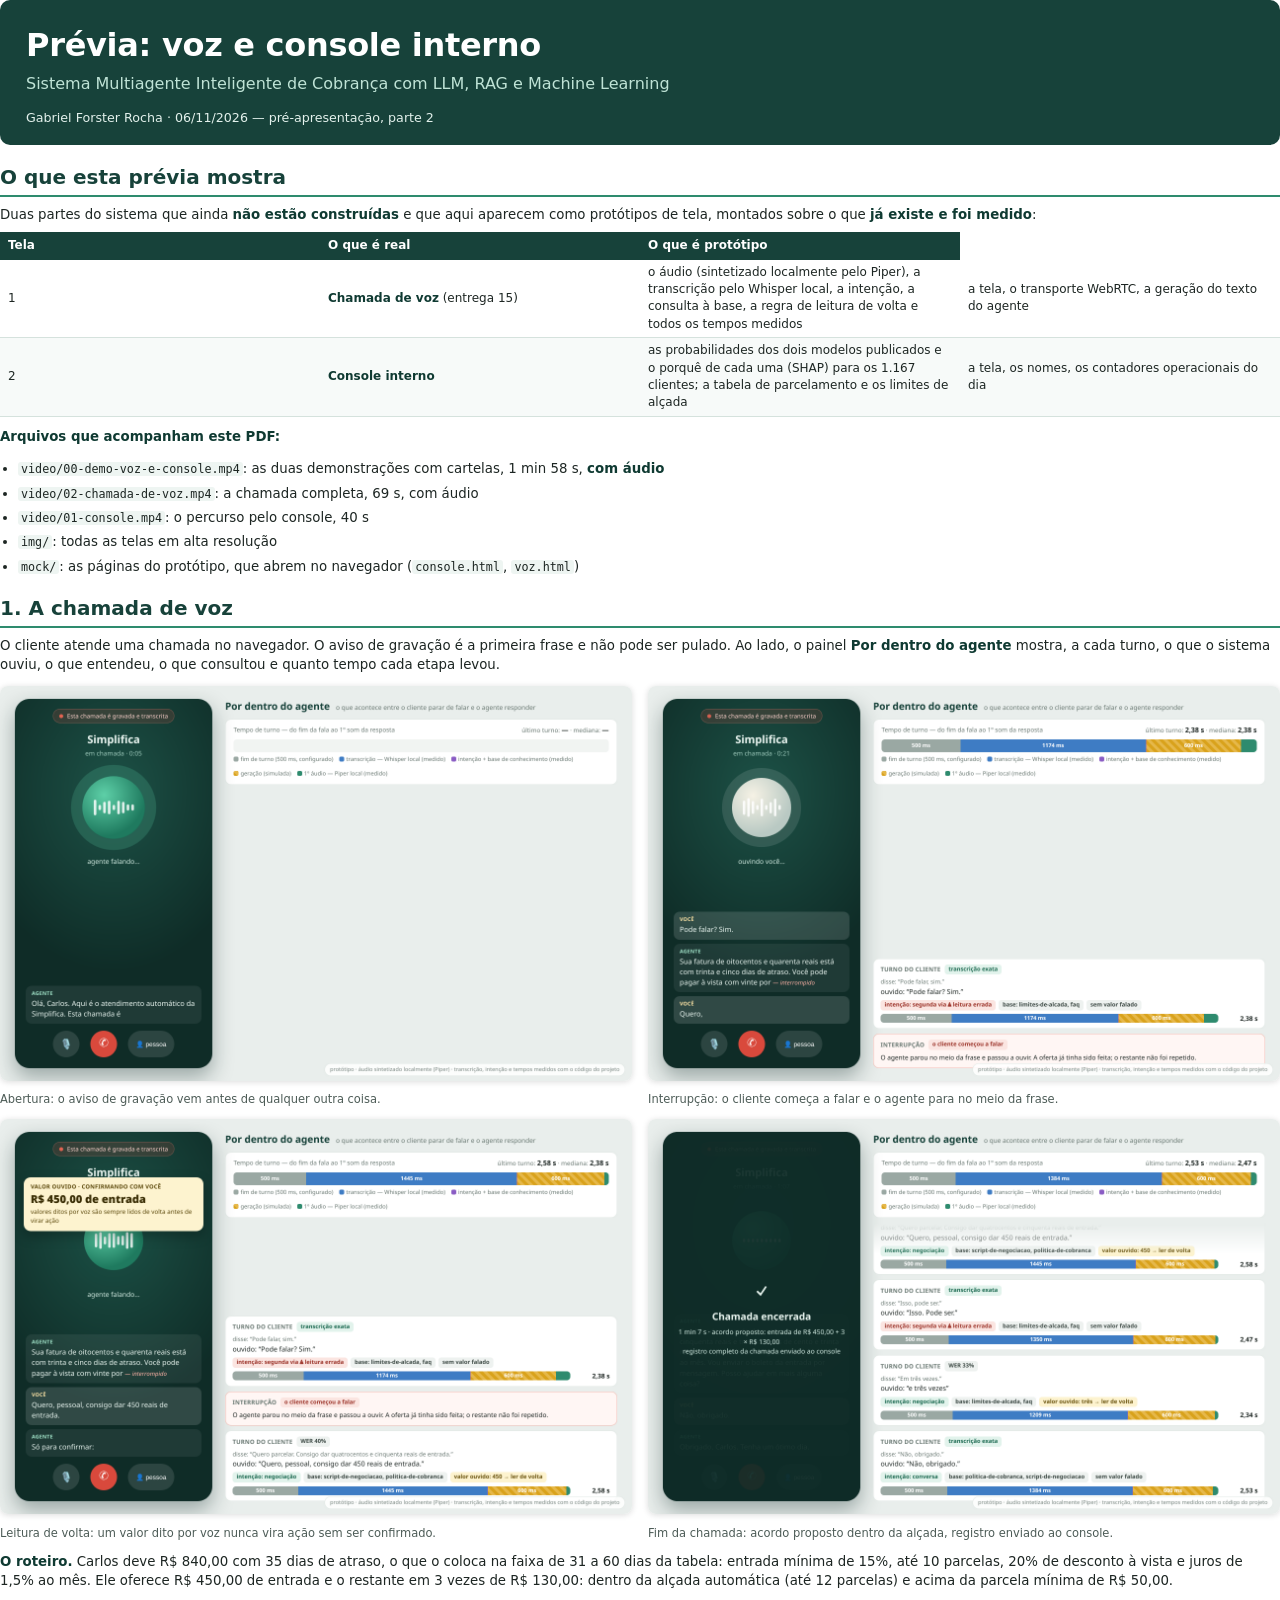
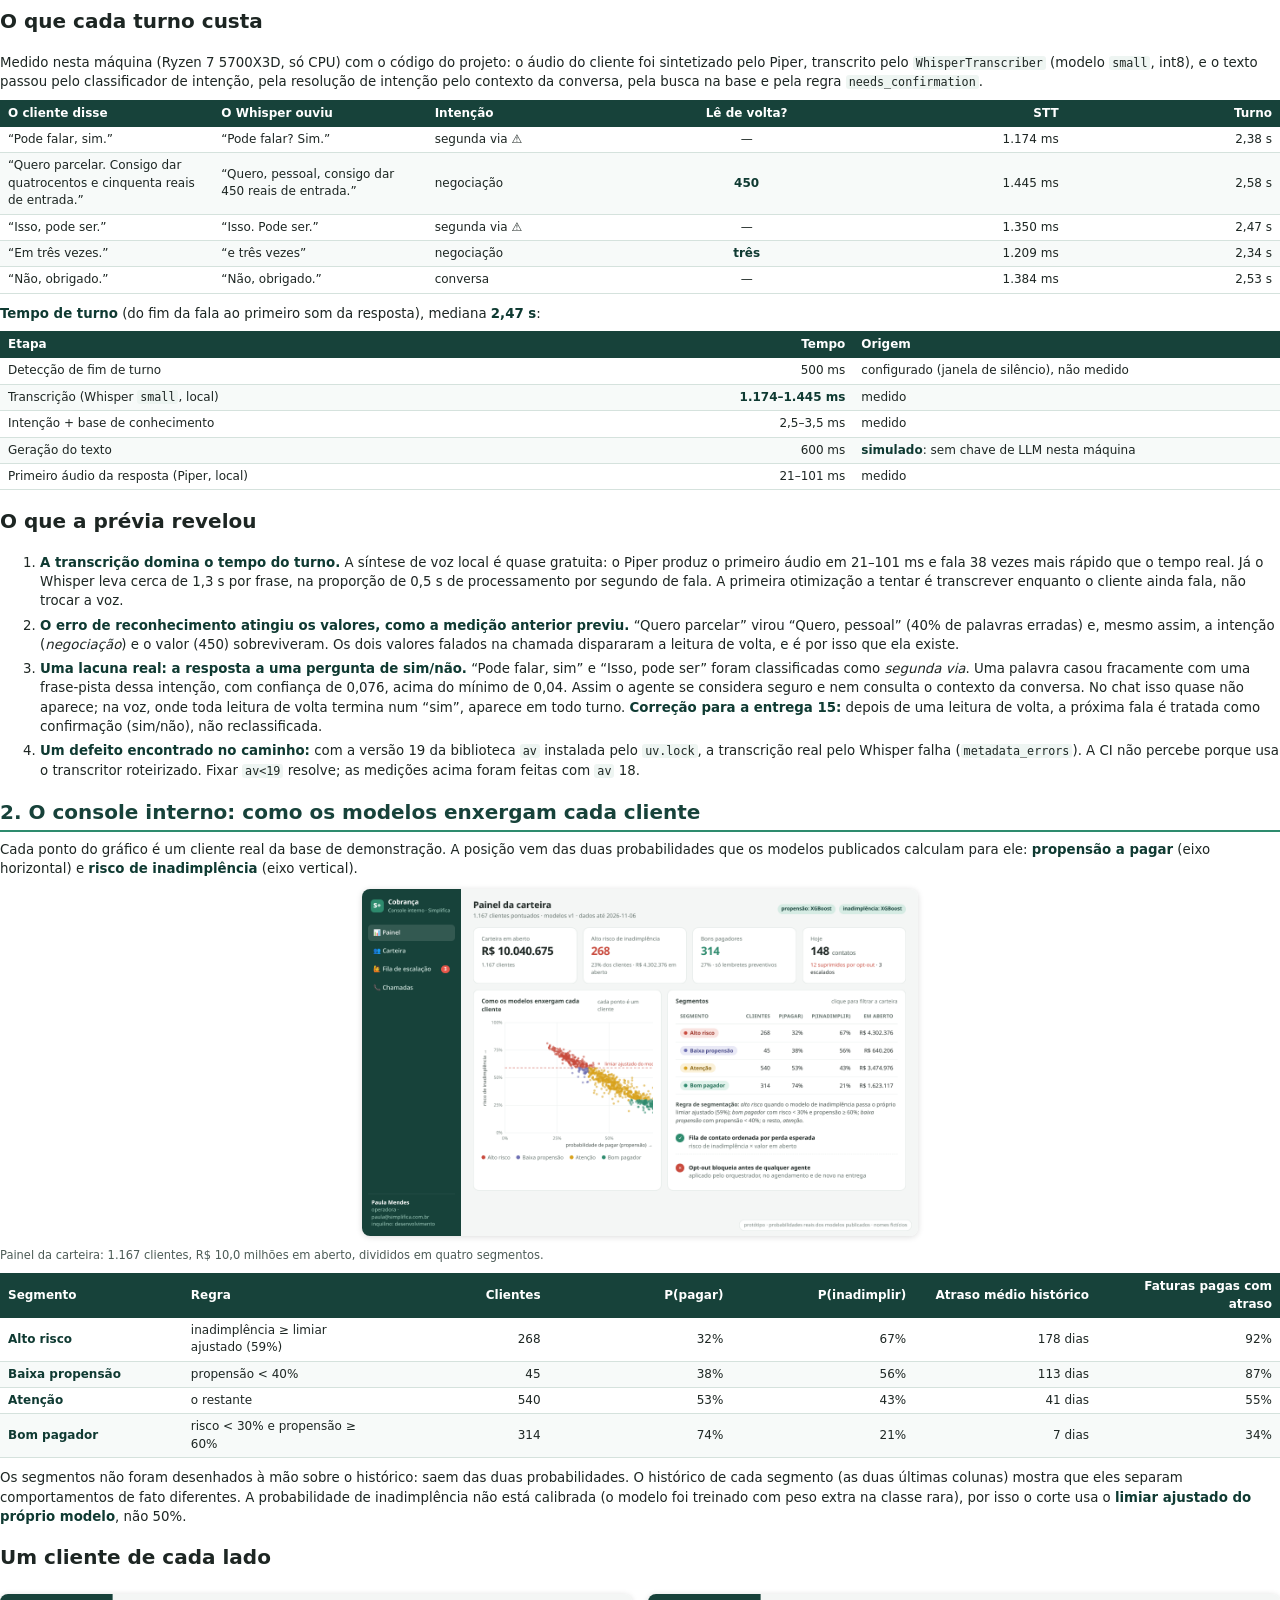
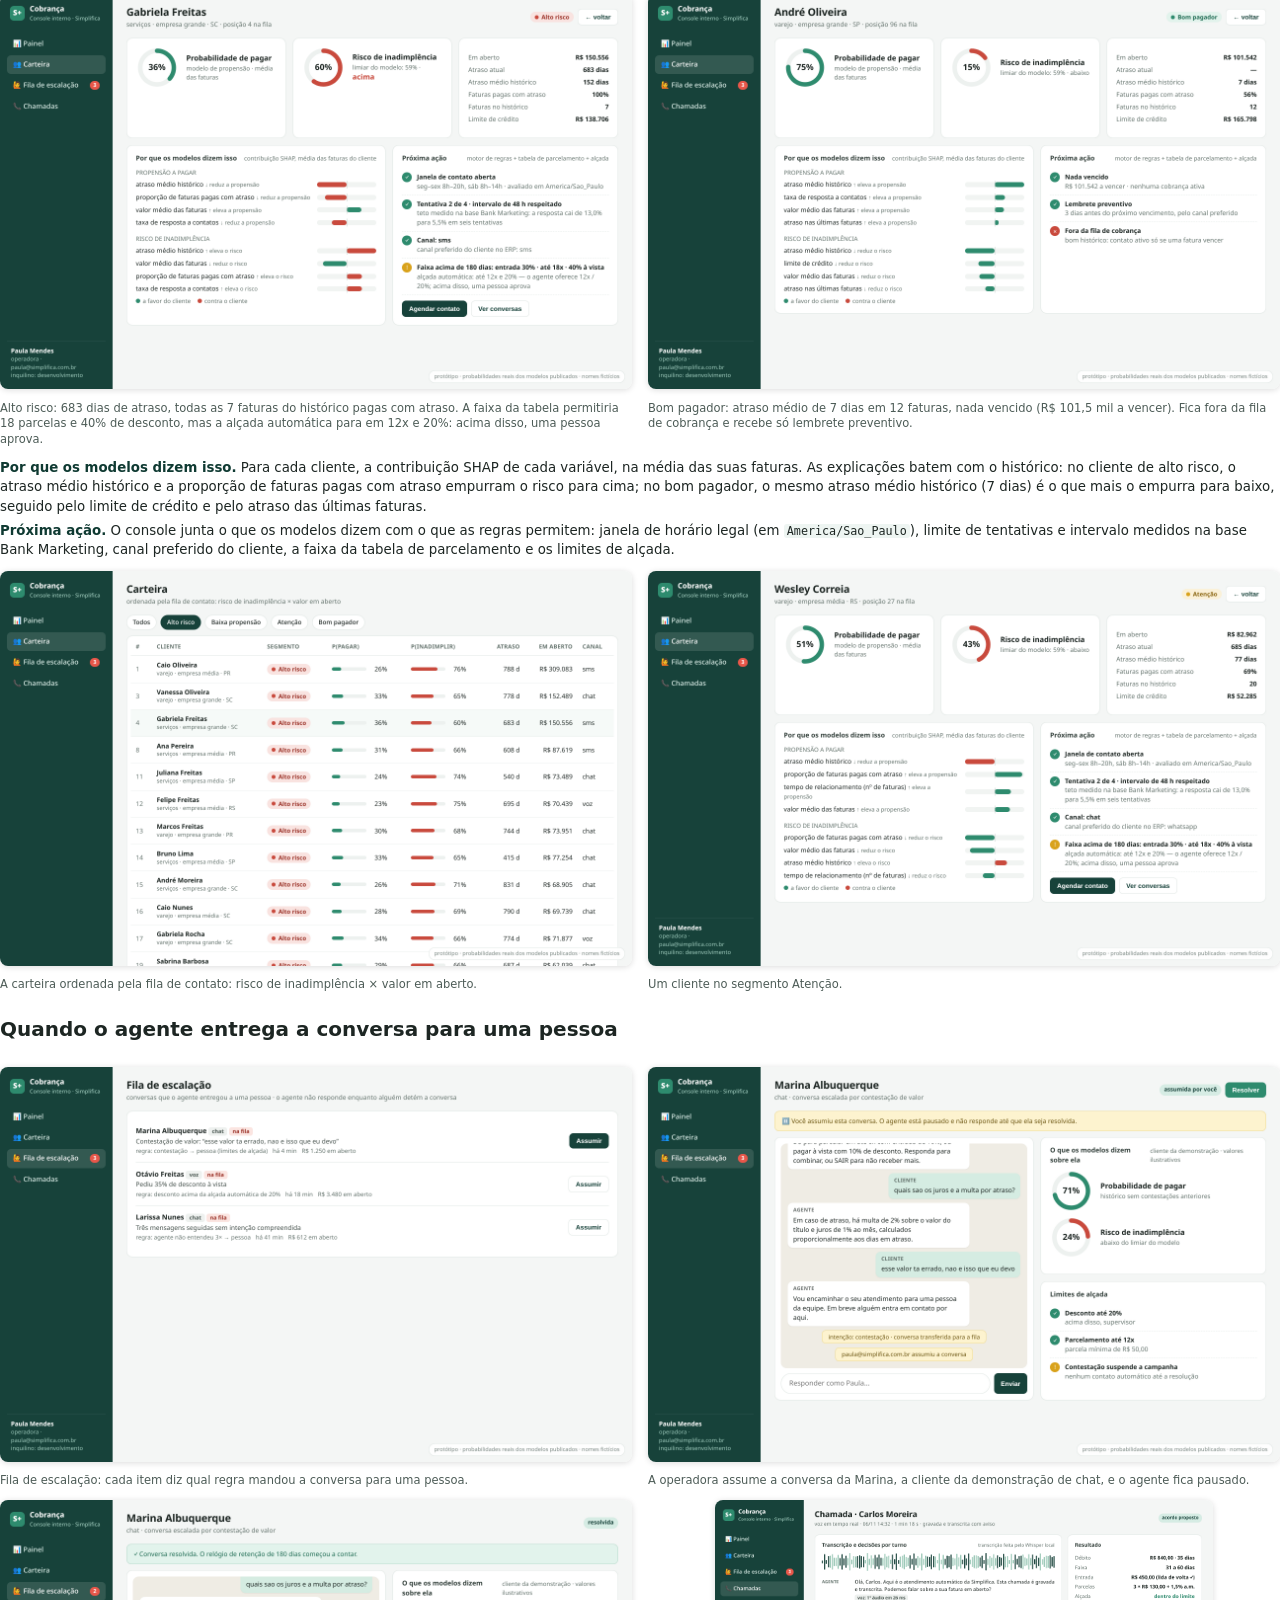
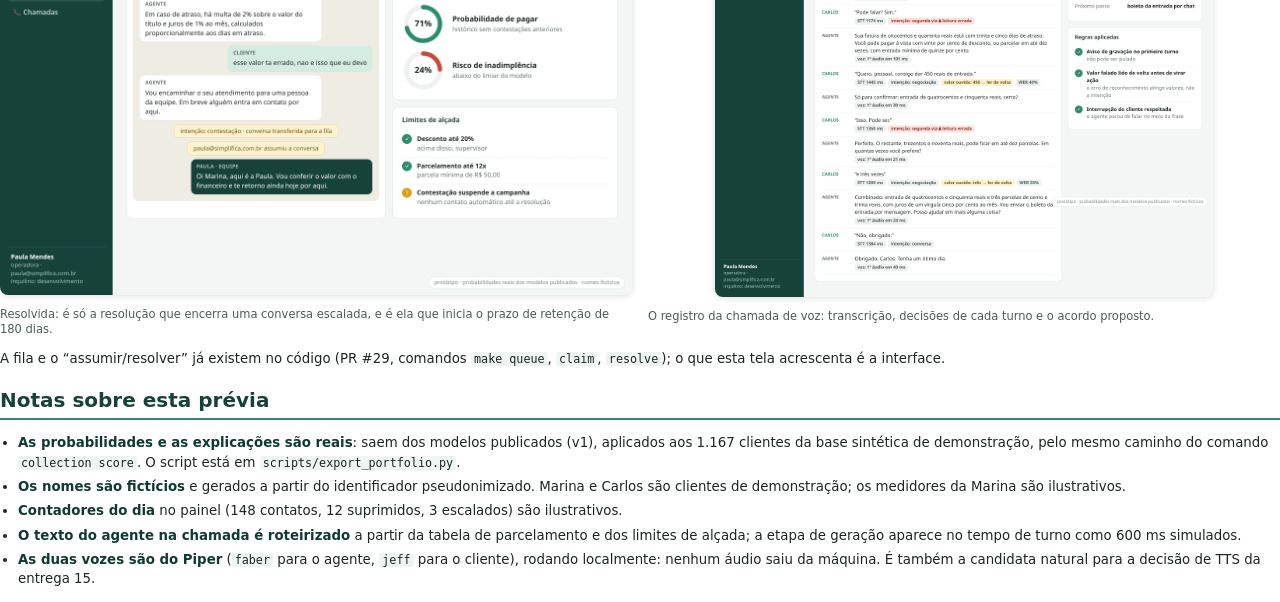
<file: preview/2026-11-06-voz-console/previa.html>
<!DOCTYPE html>
<html xmlns="http://www.w3.org/1999/xhtml" lang="pt-BR" xml:lang="pt-BR">
<head>
  <meta charset="utf-8" />
  <meta name="generator" content="pandoc" />
  <meta name="viewport" content="width=device-width, initial-scale=1.0, user-scalable=yes" />
  <meta name="author" content="Gabriel Forster Rocha" />
  <title>Prévia — voz e console</title>
  <style>
    /* Default styles provided by pandoc.
    ** See https://pandoc.org/MANUAL.html#variables-for-html for config info.
    */
    span.smallcaps{font-variant: small-caps;}
    div.columns{display: flex; gap: min(4vw, 1.5em);}
    div.column{flex: auto; overflow-x: auto;}
    div.hanging-indent{margin-left: 1.5em; text-indent: -1.5em;}
    /* The extra [class] is a hack that increases specificity enough to
       override a similar rule in reveal.js */
    ul.task-list[class]{list-style: none;}
    ul.task-list li input[type="checkbox"] {
      font-size: inherit;
      width: 0.8em;
      margin: 0 0.8em 0.2em -1.6em;
      vertical-align: middle;
    }
    .display.math{display: block; text-align: center; margin: 0.5rem auto;}
  </style>
  <link rel="stylesheet" href="style.css" />
</head>
<body>
<header id="title-block-header">
<h1 class="title">Prévia: voz e console interno</h1>
<p class="subtitle">Sistema Multiagente Inteligente de Cobrança com LLM,
RAG e Machine Learning</p>
<p class="author">Gabriel Forster Rocha</p>
<p class="date">06/11/2026 — pré-apresentação, parte 2</p>
</header>
<h1 id="o-que-esta-prévia-mostra">O que esta prévia mostra</h1>
<p>Duas partes do sistema que ainda <strong>não estão
construídas</strong> e que aqui aparecem como protótipos de tela,
montados sobre o que <strong>já existe e foi medido</strong>:</p>
<table>
<colgroup>
<col style="width: 25%" />
<col style="width: 25%" />
<col style="width: 25%" />
<col style="width: 25%" />
</colgroup>
<thead>
<tr>
<th style="text-align: left;"></th>
<th style="text-align: left;">Tela</th>
<th style="text-align: left;">O que é real</th>
<th style="text-align: left;">O que é protótipo</th>
</tr>
</thead>
<tbody>
<tr>
<td style="text-align: left;">1</td>
<td style="text-align: left;"><strong>Chamada de voz</strong> (entrega
15)</td>
<td style="text-align: left;">o áudio (sintetizado localmente pelo
Piper), a transcrição pelo Whisper local, a intenção, a consulta à base,
a regra de leitura de volta e todos os tempos medidos</td>
<td style="text-align: left;">a tela, o transporte WebRTC, a geração do
texto do agente</td>
</tr>
<tr>
<td style="text-align: left;">2</td>
<td style="text-align: left;"><strong>Console interno</strong></td>
<td style="text-align: left;">as probabilidades dos dois modelos
publicados e o porquê de cada uma (SHAP) para os 1.167 clientes; a
tabela de parcelamento e os limites de alçada</td>
<td style="text-align: left;">a tela, os nomes, os contadores
operacionais do dia</td>
</tr>
</tbody>
</table>
<p><strong>Arquivos que acompanham este PDF:</strong></p>
<ul>
<li><code>video/00-demo-voz-e-console.mp4</code>: as duas demonstrações
com cartelas, 1 min 58 s, <strong>com áudio</strong></li>
<li><code>video/02-chamada-de-voz.mp4</code>: a chamada completa, 69 s,
com áudio</li>
<li><code>video/01-console.mp4</code>: o percurso pelo console, 40
s</li>
<li><code>img/</code>: todas as telas em alta resolução</li>
<li><code>mock/</code>: as páginas do protótipo, que abrem no navegador
(<code>console.html</code>, <code>voz.html</code>)</li>
</ul>
<div class="pb">

</div>
<h1 id="a-chamada-de-voz">1. A chamada de voz</h1>
<p>O cliente atende uma chamada no navegador. O aviso de gravação é a
primeira frase e não pode ser pulado. Ao lado, o painel <strong>Por
dentro do agente</strong> mostra, a cada turno, o que o sistema ouviu, o
que entendeu, o que consultou e quanto tempo cada etapa levou.</p>
<div class="row">
<figure>
<img src="img/31-voz-agente-abertura.png" style="width:48.0%"
alt="Abertura: o aviso de gravação vem antes de qualquer outra coisa." />
<figcaption aria-hidden="true">Abertura: o aviso de gravação vem antes
de qualquer outra coisa.</figcaption>
</figure>
<figure>
<img src="img/32-voz-interrupcao.png" style="width:48.0%"
alt="Interrupção: o cliente começa a falar e o agente para no meio da frase." />
<figcaption aria-hidden="true">Interrupção: o cliente começa a falar e o
agente para no meio da frase.</figcaption>
</figure>
</div>
<div class="row">
<figure>
<img src="img/33-voz-leitura-de-volta.png" style="width:48.0%"
alt="Leitura de volta: um valor dito por voz nunca vira ação sem ser confirmado." />
<figcaption aria-hidden="true">Leitura de volta: um valor dito por voz
nunca vira ação sem ser confirmado.</figcaption>
</figure>
<figure>
<img src="img/35-voz-encerrada.png" style="width:48.0%"
alt="Fim da chamada: acordo proposto dentro da alçada, registro enviado ao console." />
<figcaption aria-hidden="true">Fim da chamada: acordo proposto dentro da
alçada, registro enviado ao console.</figcaption>
</figure>
</div>
<p><strong>O roteiro.</strong> Carlos deve R$ 840,00 com 35 dias de
atraso, o que o coloca na faixa de 31 a 60 dias da tabela: entrada
mínima de 15%, até 10 parcelas, 20% de desconto à vista e juros de 1,5%
ao mês. Ele oferece R$ 450,00 de entrada e o restante em 3 vezes de R$
130,00: dentro da alçada automática (até 12 parcelas) e acima da parcela
mínima de R$ 50,00.</p>
<div class="pb">

</div>
<h2 id="o-que-cada-turno-custa">O que cada turno custa</h2>
<p>Medido nesta máquina (Ryzen 7 5700X3D, só CPU) com o código do
projeto: o áudio do cliente foi sintetizado pelo Piper, transcrito pelo
<code>WhisperTranscriber</code> (modelo <code>small</code>, int8), e o
texto passou pelo classificador de intenção, pela resolução de intenção
pelo contexto da conversa, pela busca na base e pela regra
<code>needs_confirmation</code>.</p>
<table style="width:100%;">
<colgroup>
<col style="width: 16%" />
<col style="width: 16%" />
<col style="width: 16%" />
<col style="width: 16%" />
<col style="width: 16%" />
<col style="width: 16%" />
</colgroup>
<thead>
<tr>
<th style="text-align: left;">O cliente disse</th>
<th style="text-align: left;">O Whisper ouviu</th>
<th style="text-align: left;">Intenção</th>
<th style="text-align: center;">Lê de volta?</th>
<th style="text-align: right;">STT</th>
<th style="text-align: right;">Turno</th>
</tr>
</thead>
<tbody>
<tr>
<td style="text-align: left;">“Pode falar, sim.”</td>
<td style="text-align: left;">“Pode falar? Sim.”</td>
<td style="text-align: left;">segunda via ⚠</td>
<td style="text-align: center;">—</td>
<td style="text-align: right;">1.174 ms</td>
<td style="text-align: right;">2,38 s</td>
</tr>
<tr>
<td style="text-align: left;">“Quero parcelar. Consigo dar quatrocentos
e cinquenta reais de entrada.”</td>
<td style="text-align: left;">“Quero, pessoal, consigo dar 450 reais de
entrada.”</td>
<td style="text-align: left;">negociação</td>
<td style="text-align: center;"><strong>450</strong></td>
<td style="text-align: right;">1.445 ms</td>
<td style="text-align: right;">2,58 s</td>
</tr>
<tr>
<td style="text-align: left;">“Isso, pode ser.”</td>
<td style="text-align: left;">“Isso. Pode ser.”</td>
<td style="text-align: left;">segunda via ⚠</td>
<td style="text-align: center;">—</td>
<td style="text-align: right;">1.350 ms</td>
<td style="text-align: right;">2,47 s</td>
</tr>
<tr>
<td style="text-align: left;">“Em três vezes.”</td>
<td style="text-align: left;">“e três vezes”</td>
<td style="text-align: left;">negociação</td>
<td style="text-align: center;"><strong>três</strong></td>
<td style="text-align: right;">1.209 ms</td>
<td style="text-align: right;">2,34 s</td>
</tr>
<tr>
<td style="text-align: left;">“Não, obrigado.”</td>
<td style="text-align: left;">“Não, obrigado.”</td>
<td style="text-align: left;">conversa</td>
<td style="text-align: center;">—</td>
<td style="text-align: right;">1.384 ms</td>
<td style="text-align: right;">2,53 s</td>
</tr>
</tbody>
</table>
<p><strong>Tempo de turno</strong> (do fim da fala ao primeiro som da
resposta), mediana <strong>2,47 s</strong>:</p>
<table>
<colgroup>
<col style="width: 33%" />
<col style="width: 33%" />
<col style="width: 33%" />
</colgroup>
<thead>
<tr>
<th style="text-align: left;">Etapa</th>
<th style="text-align: right;">Tempo</th>
<th style="text-align: left;">Origem</th>
</tr>
</thead>
<tbody>
<tr>
<td style="text-align: left;">Detecção de fim de turno</td>
<td style="text-align: right;">500 ms</td>
<td style="text-align: left;">configurado (janela de silêncio), não
medido</td>
</tr>
<tr>
<td style="text-align: left;">Transcrição (Whisper <code>small</code>,
local)</td>
<td style="text-align: right;"><strong>1.174–1.445 ms</strong></td>
<td style="text-align: left;">medido</td>
</tr>
<tr>
<td style="text-align: left;">Intenção + base de conhecimento</td>
<td style="text-align: right;">2,5–3,5 ms</td>
<td style="text-align: left;">medido</td>
</tr>
<tr>
<td style="text-align: left;">Geração do texto</td>
<td style="text-align: right;">600 ms</td>
<td style="text-align: left;"><strong>simulado</strong>: sem chave de
LLM nesta máquina</td>
</tr>
<tr>
<td style="text-align: left;">Primeiro áudio da resposta (Piper,
local)</td>
<td style="text-align: right;">21–101 ms</td>
<td style="text-align: left;">medido</td>
</tr>
</tbody>
</table>
<h2 id="o-que-a-prévia-revelou">O que a prévia revelou</h2>
<ol type="1">
<li><strong>A transcrição domina o tempo do turno.</strong> A síntese de
voz local é quase gratuita: o Piper produz o primeiro áudio em 21–101 ms
e fala 38 vezes mais rápido que o tempo real. Já o Whisper leva cerca de
1,3 s por frase, na proporção de 0,5 s de processamento por segundo de
fala. A primeira otimização a tentar é transcrever enquanto o cliente
ainda fala, não trocar a voz.</li>
<li><strong>O erro de reconhecimento atingiu os valores, como a medição
anterior previu.</strong> “Quero parcelar” virou “Quero, pessoal” (40%
de palavras erradas) e, mesmo assim, a intenção (<em>negociação</em>) e
o valor (450) sobreviveram. Os dois valores falados na chamada
dispararam a leitura de volta, e é por isso que ela existe.</li>
<li><strong>Uma lacuna real: a resposta a uma pergunta de
sim/não.</strong> “Pode falar, sim” e “Isso, pode ser” foram
classificadas como <em>segunda via</em>. Uma palavra casou fracamente
com uma frase-pista dessa intenção, com confiança de 0,076, acima do
mínimo de 0,04. Assim o agente se considera seguro e nem consulta o
contexto da conversa. No chat isso quase não aparece; na voz, onde toda
leitura de volta termina num “sim”, aparece em todo turno.
<strong>Correção para a entrega 15:</strong> depois de uma leitura de
volta, a próxima fala é tratada como confirmação (sim/não), não
reclassificada.</li>
<li><strong>Um defeito encontrado no caminho:</strong> com a versão 19
da biblioteca <code>av</code> instalada pelo <code>uv.lock</code>, a
transcrição real pelo Whisper falha (<code>metadata_errors</code>). A CI
não percebe porque usa o transcritor roteirizado. Fixar
<code>av&lt;19</code> resolve; as medições acima foram feitas com
<code>av</code> 18.</li>
</ol>
<h1 id="o-console-interno-como-os-modelos-enxergam-cada-cliente">2. O
console interno: como os modelos enxergam cada cliente</h1>
<p>Cada ponto do gráfico é um cliente real da base de demonstração. A
posição vem das duas probabilidades que os modelos publicados calculam
para ele: <strong>propensão a pagar</strong> (eixo horizontal) e
<strong>risco de inadimplência</strong> (eixo vertical).</p>
<figure>
<img src="img/20-console-painel.png" style="width:100.0%"
alt="Painel da carteira: 1.167 clientes, R$ 10,0 milhões em aberto, divididos em quatro segmentos." />
<figcaption aria-hidden="true">Painel da carteira: 1.167 clientes, R$
10,0 milhões em aberto, divididos em quatro segmentos.</figcaption>
</figure>
<table style="width:100%;">
<colgroup>
<col style="width: 14%" />
<col style="width: 14%" />
<col style="width: 14%" />
<col style="width: 14%" />
<col style="width: 14%" />
<col style="width: 14%" />
<col style="width: 14%" />
</colgroup>
<thead>
<tr>
<th style="text-align: left;">Segmento</th>
<th style="text-align: left;">Regra</th>
<th style="text-align: right;">Clientes</th>
<th style="text-align: right;">P(pagar)</th>
<th style="text-align: right;">P(inadimplir)</th>
<th style="text-align: right;">Atraso médio histórico</th>
<th style="text-align: right;">Faturas pagas com atraso</th>
</tr>
</thead>
<tbody>
<tr>
<td style="text-align: left;"><strong>Alto risco</strong></td>
<td style="text-align: left;">inadimplência ≥ limiar ajustado (59%)</td>
<td style="text-align: right;">268</td>
<td style="text-align: right;">32%</td>
<td style="text-align: right;">67%</td>
<td style="text-align: right;">178 dias</td>
<td style="text-align: right;">92%</td>
</tr>
<tr>
<td style="text-align: left;"><strong>Baixa propensão</strong></td>
<td style="text-align: left;">propensão &lt; 40%</td>
<td style="text-align: right;">45</td>
<td style="text-align: right;">38%</td>
<td style="text-align: right;">56%</td>
<td style="text-align: right;">113 dias</td>
<td style="text-align: right;">87%</td>
</tr>
<tr>
<td style="text-align: left;"><strong>Atenção</strong></td>
<td style="text-align: left;">o restante</td>
<td style="text-align: right;">540</td>
<td style="text-align: right;">53%</td>
<td style="text-align: right;">43%</td>
<td style="text-align: right;">41 dias</td>
<td style="text-align: right;">55%</td>
</tr>
<tr>
<td style="text-align: left;"><strong>Bom pagador</strong></td>
<td style="text-align: left;">risco &lt; 30% e propensão ≥ 60%</td>
<td style="text-align: right;">314</td>
<td style="text-align: right;">74%</td>
<td style="text-align: right;">21%</td>
<td style="text-align: right;">7 dias</td>
<td style="text-align: right;">34%</td>
</tr>
</tbody>
</table>
<p>Os segmentos não foram desenhados à mão sobre o histórico: saem das
duas probabilidades. O histórico de cada segmento (as duas últimas
colunas) mostra que eles separam comportamentos de fato diferentes. A
probabilidade de inadimplência não está calibrada (o modelo foi treinado
com peso extra na classe rara), por isso o corte usa o <strong>limiar
ajustado do próprio modelo</strong>, não 50%.</p>
<div class="pb">

</div>
<h2 id="um-cliente-de-cada-lado">Um cliente de cada lado</h2>
<div class="row">
<figure>
<img src="img/22-console-cliente-alto-risco.png" style="width:48.0%"
alt="Alto risco: 683 dias de atraso, todas as 7 faturas do histórico pagas com atraso. A faixa da tabela permitiria 18 parcelas e 40% de desconto, mas a alçada automática para em 12x e 20%: acima disso, uma pessoa aprova." />
<figcaption aria-hidden="true">Alto risco: 683 dias de atraso, todas as
7 faturas do histórico pagas com atraso. A faixa da tabela permitiria 18
parcelas e 40% de desconto, mas a alçada automática para em 12x e 20%:
acima disso, uma pessoa aprova.</figcaption>
</figure>
<figure>
<img src="img/24-console-cliente-bom-pagador.png" style="width:48.0%"
alt="Bom pagador: atraso médio de 7 dias em 12 faturas, nada vencido (R$ 101,5 mil a vencer). Fica fora da fila de cobrança e recebe só lembrete preventivo." />
<figcaption aria-hidden="true">Bom pagador: atraso médio de 7 dias em 12
faturas, nada vencido (R$ 101,5 mil a vencer). Fica fora da fila de
cobrança e recebe só lembrete preventivo.</figcaption>
</figure>
</div>
<p><strong>Por que os modelos dizem isso.</strong> Para cada cliente, a
contribuição SHAP de cada variável, na média das suas faturas. As
explicações batem com o histórico: no cliente de alto risco, o atraso
médio histórico e a proporção de faturas pagas com atraso empurram o
risco para cima; no bom pagador, o mesmo atraso médio histórico (7 dias)
é o que mais o empurra para baixo, seguido pelo limite de crédito e pelo
atraso das últimas faturas.</p>
<p><strong>Próxima ação.</strong> O console junta o que os modelos dizem
com o que as regras permitem: janela de horário legal (em
<code>America/Sao_Paulo</code>), limite de tentativas e intervalo
medidos na base Bank Marketing, canal preferido do cliente, a faixa da
tabela de parcelamento e os limites de alçada.</p>
<div class="row">
<figure>
<img src="img/21-console-carteira-alto-risco.png" style="width:48.0%"
alt="A carteira ordenada pela fila de contato: risco de inadimplência × valor em aberto." />
<figcaption aria-hidden="true">A carteira ordenada pela fila de contato:
risco de inadimplência × valor em aberto.</figcaption>
</figure>
<figure>
<img src="img/25-console-cliente-atencao.png" style="width:48.0%"
alt="Um cliente no segmento Atenção." />
<figcaption aria-hidden="true">Um cliente no segmento
Atenção.</figcaption>
</figure>
</div>
<div class="pb">

</div>
<h2 id="quando-o-agente-entrega-a-conversa-para-uma-pessoa">Quando o
agente entrega a conversa para uma pessoa</h2>
<div class="row">
<figure>
<img src="img/26-console-fila-escalacao.png" style="width:48.0%"
alt="Fila de escalação: cada item diz qual regra mandou a conversa para uma pessoa." />
<figcaption aria-hidden="true">Fila de escalação: cada item diz qual
regra mandou a conversa para uma pessoa.</figcaption>
</figure>
<figure>
<img src="img/27-console-conversa-assumida.png" style="width:48.0%"
alt="A operadora assume a conversa da Marina, a cliente da demonstração de chat, e o agente fica pausado." />
<figcaption aria-hidden="true">A operadora assume a conversa da Marina,
a cliente da demonstração de chat, e o agente fica pausado.</figcaption>
</figure>
</div>
<div class="row">
<figure>
<img src="img/28-console-conversa-resolvida.png" style="width:48.0%"
alt="Resolvida: é só a resolução que encerra uma conversa escalada, e é ela que inicia o prazo de retenção de 180 dias." />
<figcaption aria-hidden="true">Resolvida: é só a resolução que encerra
uma conversa escalada, e é ela que inicia o prazo de retenção de 180
dias.</figcaption>
</figure>
<figure>
<img src="img/29-console-chamada-registro.png" style="width:48.0%"
alt="O registro da chamada de voz: transcrição, decisões de cada turno e o acordo proposto." />
<figcaption aria-hidden="true">O registro da chamada de voz:
transcrição, decisões de cada turno e o acordo proposto.</figcaption>
</figure>
</div>
<p>A fila e o “assumir/resolver” já existem no código (PR #29, comandos
<code>make queue</code>, <code>claim</code>, <code>resolve</code>); o
que esta tela acrescenta é a interface.</p>
<h1 id="notas-sobre-esta-prévia">Notas sobre esta prévia</h1>
<ul>
<li><strong>As probabilidades e as explicações são reais</strong>: saem
dos modelos publicados (v1), aplicados aos 1.167 clientes da base
sintética de demonstração, pelo mesmo caminho do comando
<code>collection score</code>. O script está em
<code>scripts/export_portfolio.py</code>.</li>
<li><strong>Os nomes são fictícios</strong> e gerados a partir do
identificador pseudonimizado. Marina e Carlos são clientes de
demonstração; os medidores da Marina são ilustrativos.</li>
<li><strong>Contadores do dia</strong> no painel (148 contatos, 12
suprimidos, 3 escalados) são ilustrativos.</li>
<li><strong>O texto do agente na chamada é roteirizado</strong> a partir
da tabela de parcelamento e dos limites de alçada; a etapa de geração
aparece no tempo de turno como 600 ms simulados.</li>
<li><strong>As duas vozes são do Piper</strong> (<code>faber</code> para
o agente, <code>jeff</code> para o cliente), rodando localmente: nenhum
áudio saiu da máquina. É também a candidata natural para a decisão de
TTS da entrega 15.</li>
</ul>
</body>
</html>
</file>
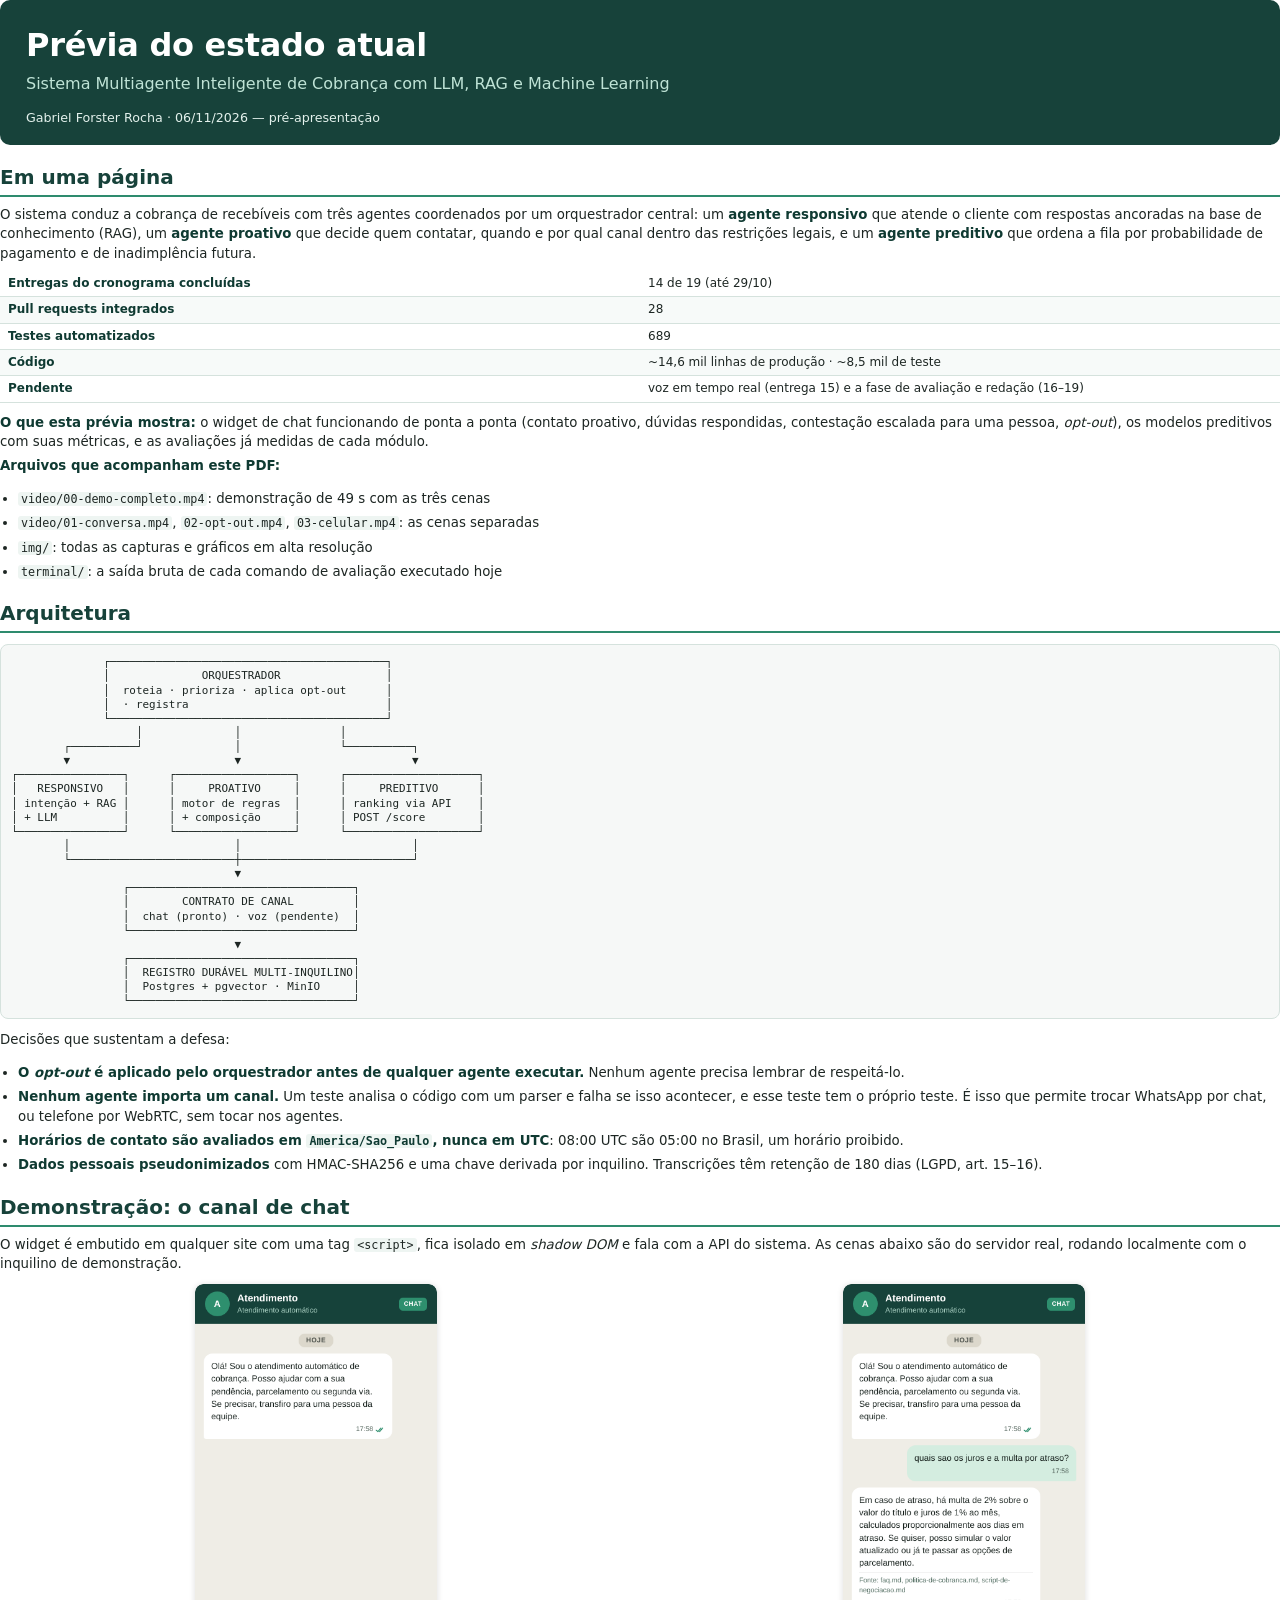
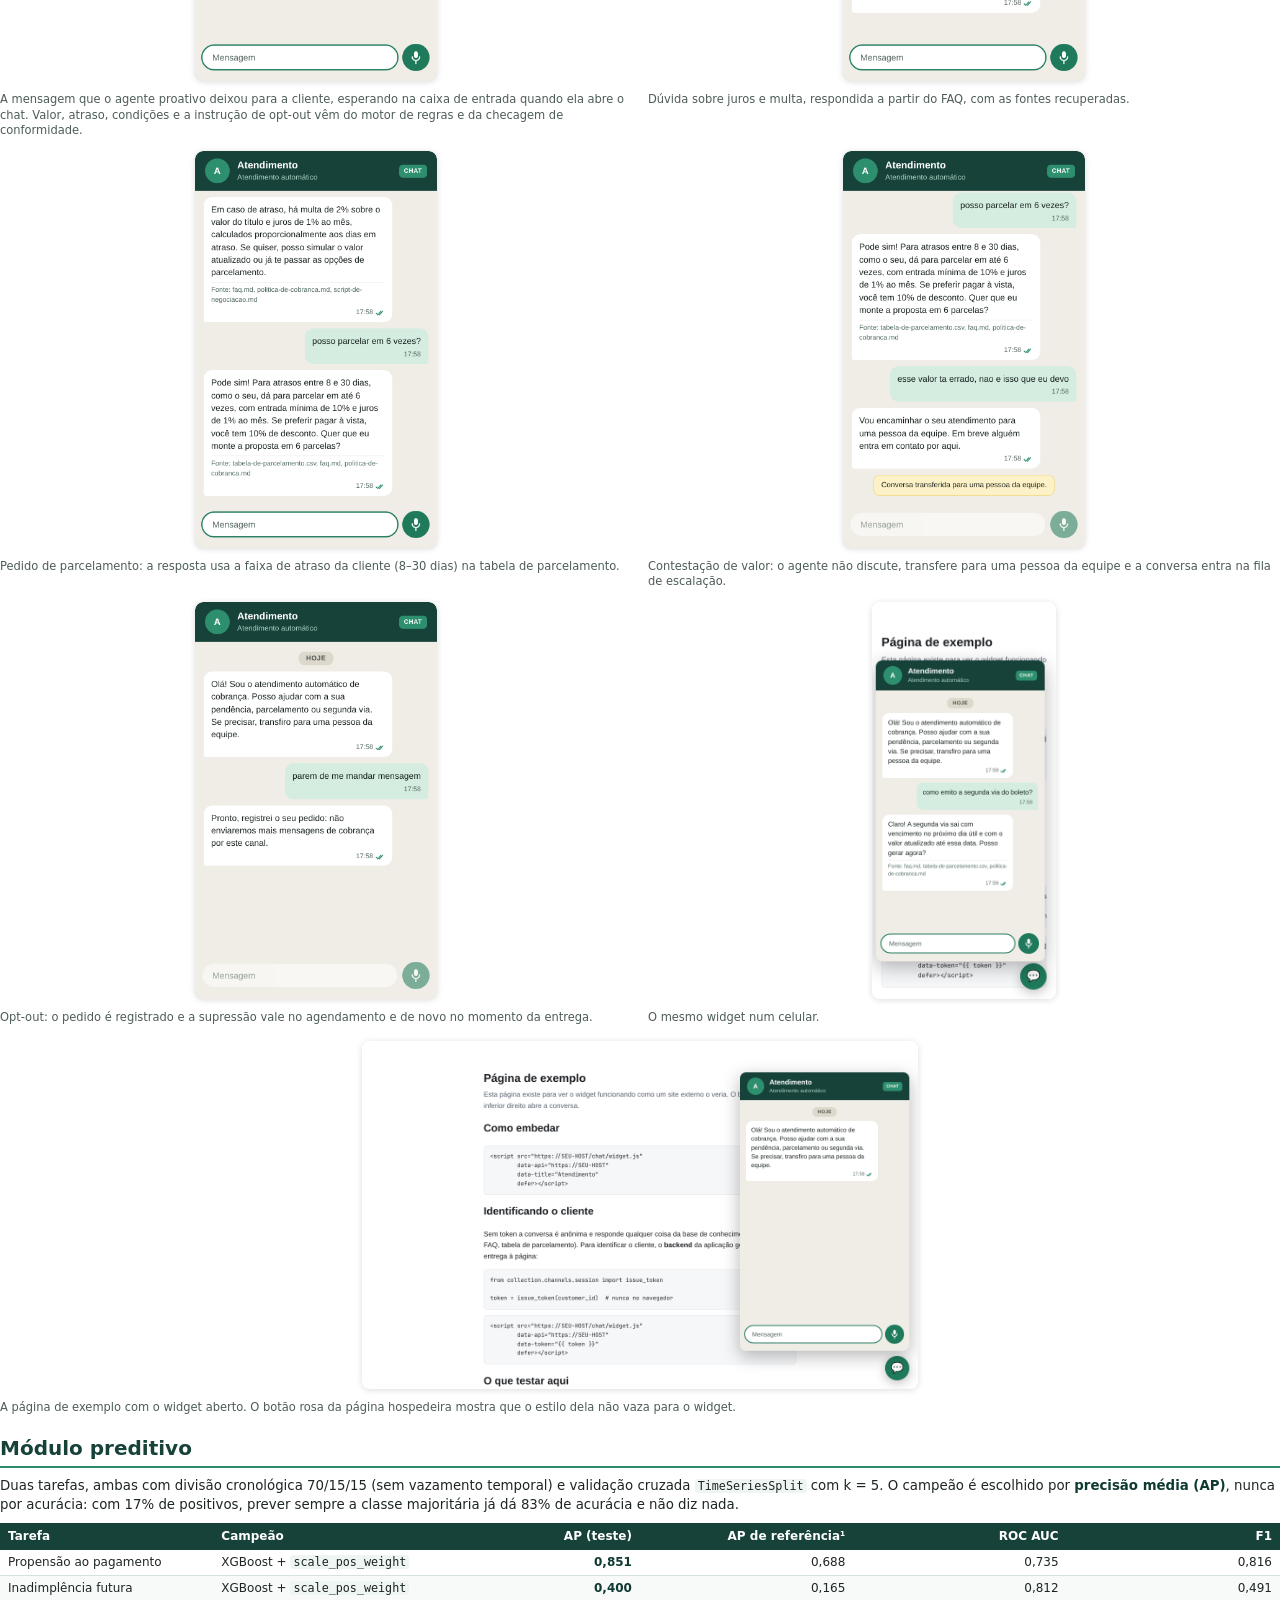
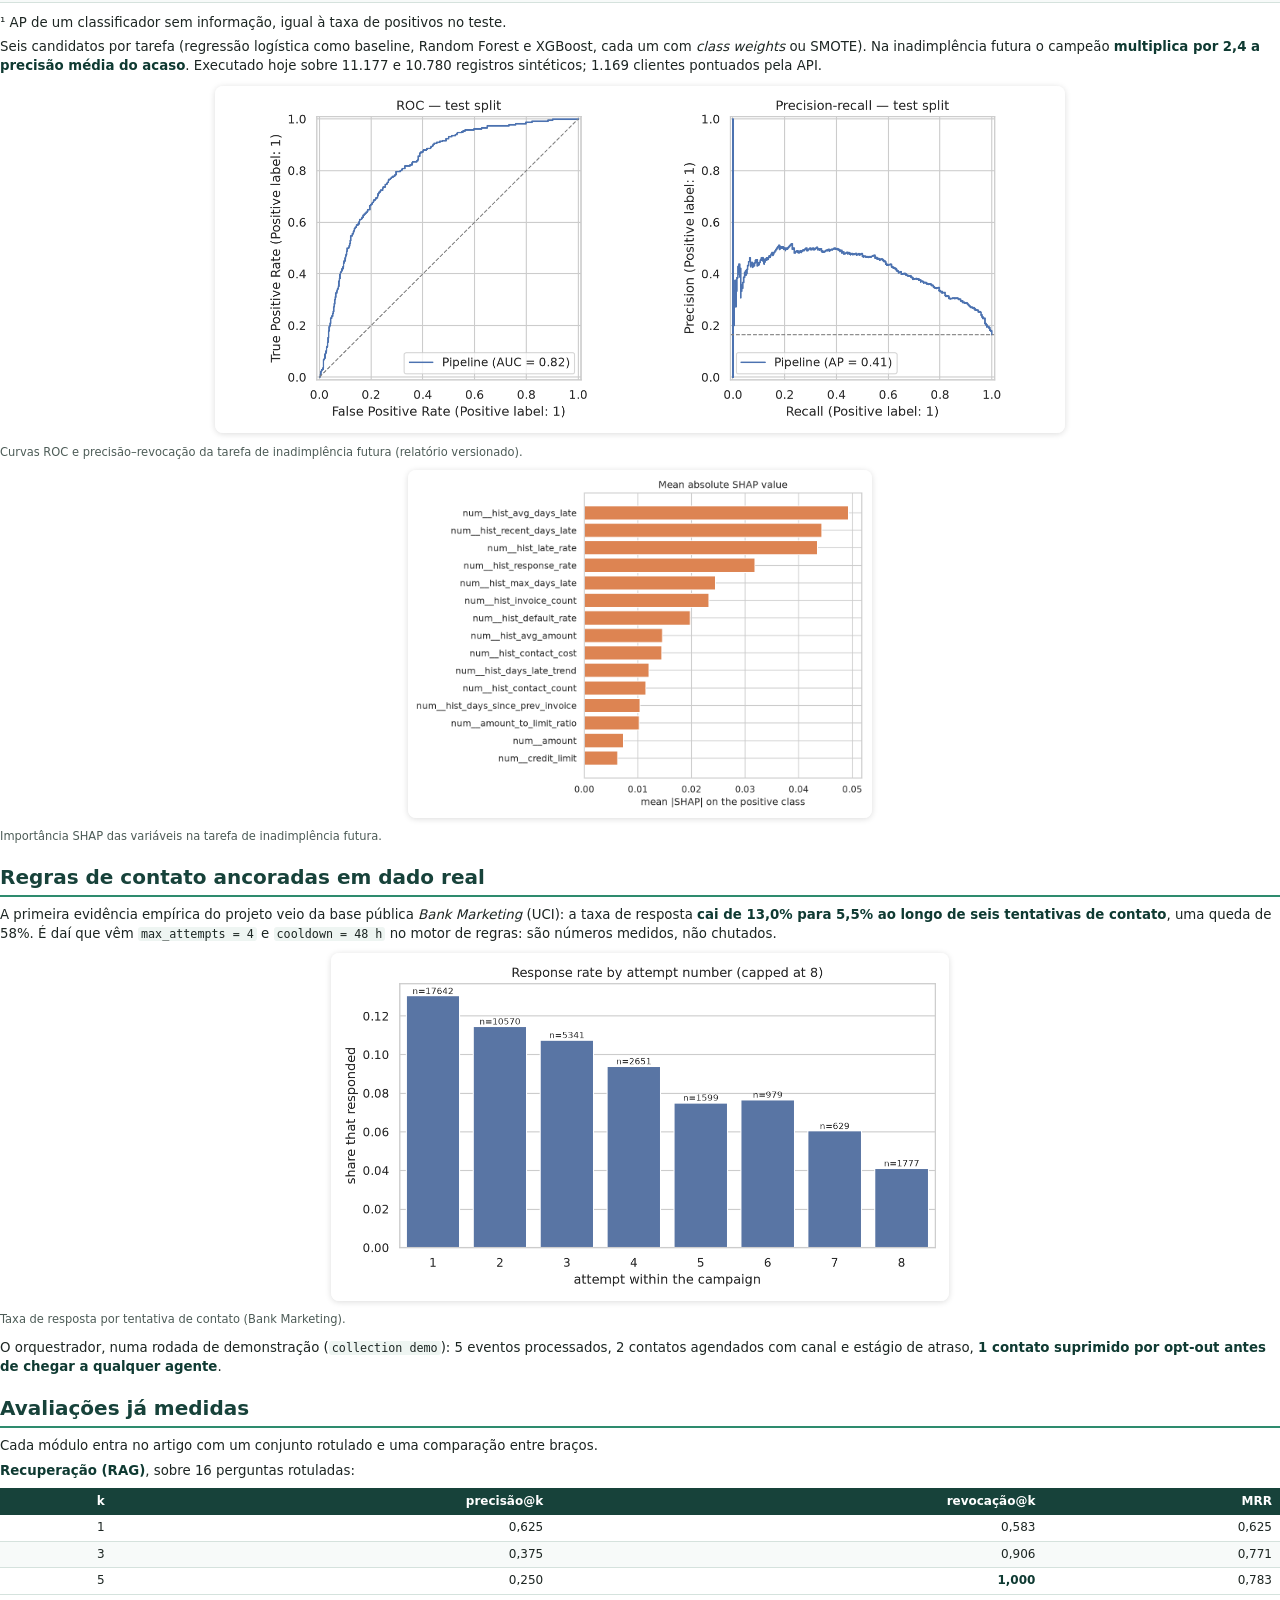
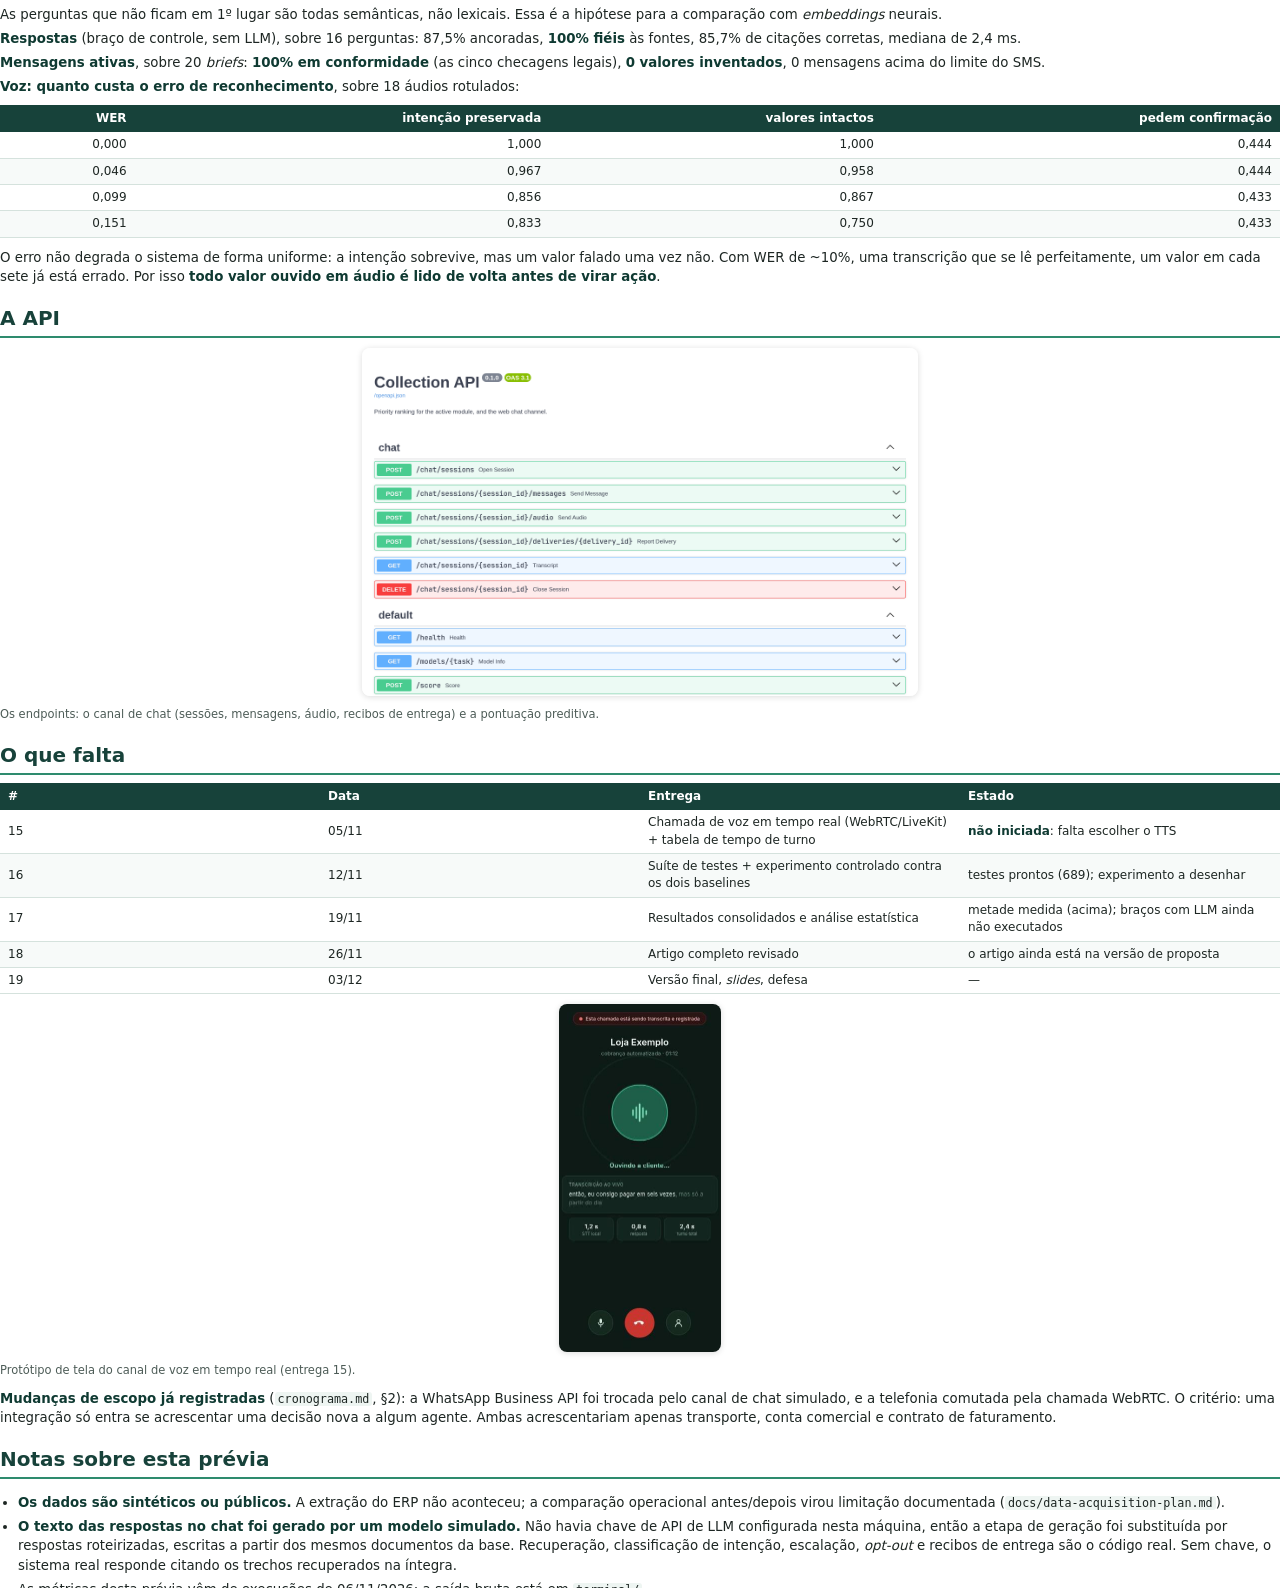
<file: preview/2026-11-06/previa.html>
<!DOCTYPE html>
<html xmlns="http://www.w3.org/1999/xhtml" lang="pt-BR" xml:lang="pt-BR">
<head>
  <meta charset="utf-8" />
  <meta name="generator" content="pandoc" />
  <meta name="viewport" content="width=device-width, initial-scale=1.0, user-scalable=yes" />
  <meta name="author" content="Gabriel Forster Rocha" />
  <title>Prévia</title>
  <style>
    /* Default styles provided by pandoc.
    ** See https://pandoc.org/MANUAL.html#variables-for-html for config info.
    */
    span.smallcaps{font-variant: small-caps;}
    div.columns{display: flex; gap: min(4vw, 1.5em);}
    div.column{flex: auto; overflow-x: auto;}
    div.hanging-indent{margin-left: 1.5em; text-indent: -1.5em;}
    /* The extra [class] is a hack that increases specificity enough to
       override a similar rule in reveal.js */
    ul.task-list[class]{list-style: none;}
    ul.task-list li input[type="checkbox"] {
      font-size: inherit;
      width: 0.8em;
      margin: 0 0.8em 0.2em -1.6em;
      vertical-align: middle;
    }
    .display.math{display: block; text-align: center; margin: 0.5rem auto;}
  </style>
  <link rel="stylesheet" href="style.css" />
</head>
<body>
<header id="title-block-header">
<h1 class="title">Prévia do estado atual</h1>
<p class="subtitle">Sistema Multiagente Inteligente de Cobrança com LLM,
RAG e Machine Learning</p>
<p class="author">Gabriel Forster Rocha</p>
<p class="date">06/11/2026 — pré-apresentação</p>
</header>
<h1 id="em-uma-página">Em uma página</h1>
<p>O sistema conduz a cobrança de recebíveis com três agentes
coordenados por um orquestrador central: um <strong>agente
responsivo</strong> que atende o cliente com respostas ancoradas na base
de conhecimento (RAG), um <strong>agente proativo</strong> que decide
quem contatar, quando e por qual canal dentro das restrições legais, e
um <strong>agente preditivo</strong> que ordena a fila por probabilidade
de pagamento e de inadimplência futura.</p>
<table>
<colgroup>
<col style="width: 50%" />
<col style="width: 50%" />
</colgroup>
<tbody>
<tr>
<td style="text-align: left;"><strong>Entregas do cronograma
concluídas</strong></td>
<td style="text-align: left;">14 de 19 (até 29/10)</td>
</tr>
<tr>
<td style="text-align: left;"><strong>Pull requests
integrados</strong></td>
<td style="text-align: left;">28</td>
</tr>
<tr>
<td style="text-align: left;"><strong>Testes automatizados</strong></td>
<td style="text-align: left;">689</td>
</tr>
<tr>
<td style="text-align: left;"><strong>Código</strong></td>
<td style="text-align: left;">~14,6 mil linhas de produção · ~8,5 mil de
teste</td>
</tr>
<tr>
<td style="text-align: left;"><strong>Pendente</strong></td>
<td style="text-align: left;">voz em tempo real (entrega 15) e a fase de
avaliação e redação (16–19)</td>
</tr>
</tbody>
</table>
<p><strong>O que esta prévia mostra:</strong> o widget de chat
funcionando de ponta a ponta (contato proativo, dúvidas respondidas,
contestação escalada para uma pessoa, <em>opt-out</em>), os modelos
preditivos com suas métricas, e as avaliações já medidas de cada
módulo.</p>
<p><strong>Arquivos que acompanham este PDF:</strong></p>
<ul>
<li><code>video/00-demo-completo.mp4</code>: demonstração de 49 s com as
três cenas</li>
<li><code>video/01-conversa.mp4</code>, <code>02-opt-out.mp4</code>,
<code>03-celular.mp4</code>: as cenas separadas</li>
<li><code>img/</code>: todas as capturas e gráficos em alta
resolução</li>
<li><code>terminal/</code>: a saída bruta de cada comando de avaliação
executado hoje</li>
</ul>
<h1 id="arquitetura">Arquitetura</h1>
<pre><code>              ┌──────────────────────────────────────────┐
              │              ORQUESTRADOR                │
              │  roteia · prioriza · aplica opt-out      │
              │  · registra                              │
              └──────────────────────────────────────────┘
                   │              │               │
        ┌──────────┘              │               └──────────┐
        ▼                         ▼                          ▼
┌────────────────┐      ┌──────────────────┐      ┌────────────────────┐
│   RESPONSIVO   │      │     PROATIVO     │      │     PREDITIVO      │
│ intenção + RAG │      │ motor de regras  │      │ ranking via API    │
│ + LLM          │      │ + composição     │      │ POST /score        │
└────────────────┘      └──────────────────┘      └────────────────────┘
        │                         │                          │
        └─────────────────────────┼──────────────────────────┘
                                  ▼
                 ┌──────────────────────────────────┐
                 │        CONTRATO DE CANAL         │
                 │  chat (pronto) · voz (pendente)  │
                 └──────────────────────────────────┘
                                  ▼
                 ┌──────────────────────────────────┐
                 │  REGISTRO DURÁVEL MULTI-INQUILINO│
                 │  Postgres + pgvector · MinIO     │
                 └──────────────────────────────────┘</code></pre>
<p>Decisões que sustentam a defesa:</p>
<ul>
<li><strong>O <em>opt-out</em> é aplicado pelo orquestrador antes de
qualquer agente executar.</strong> Nenhum agente precisa lembrar de
respeitá-lo.</li>
<li><strong>Nenhum agente importa um canal.</strong> Um teste analisa o
código com um parser e falha se isso acontecer, e esse teste tem o
próprio teste. É isso que permite trocar WhatsApp por chat, ou telefone
por WebRTC, sem tocar nos agentes.</li>
<li><strong>Horários de contato são avaliados em
<code>America/Sao_Paulo</code>, nunca em UTC</strong>: 08:00 UTC são
05:00 no Brasil, um horário proibido.</li>
<li><strong>Dados pessoais pseudonimizados</strong> com HMAC-SHA256 e
uma chave derivada por inquilino. Transcrições têm retenção de 180 dias
(LGPD, art. 15–16).</li>
</ul>
<h1 id="demonstração-o-canal-de-chat">Demonstração: o canal de chat</h1>
<p>O widget é embutido em qualquer site com uma tag
<code>&lt;script&gt;</code>, fica isolado em <em>shadow DOM</em> e fala
com a API do sistema. As cenas abaixo são do servidor real, rodando
localmente com o inquilino de demonstração.</p>
<div class="row">
<figure>
<img src="img/01-chat-mensagem-proativa.png" style="width:46.0%"
alt="A mensagem que o agente proativo deixou para a cliente, esperando na caixa de entrada quando ela abre o chat. Valor, atraso, condições e a instrução de opt-out vêm do motor de regras e da checagem de conformidade." />
<figcaption aria-hidden="true">A mensagem que o agente proativo deixou
para a cliente, esperando na caixa de entrada quando ela abre o chat.
Valor, atraso, condições e a instrução de opt-out vêm do motor de regras
e da checagem de conformidade.</figcaption>
</figure>
<figure>
<img src="img/02-chat-resposta-juros.png" style="width:46.0%"
alt="Dúvida sobre juros e multa, respondida a partir do FAQ, com as fontes recuperadas." />
<figcaption aria-hidden="true">Dúvida sobre juros e multa, respondida a
partir do FAQ, com as fontes recuperadas.</figcaption>
</figure>
</div>
<div class="row">
<figure>
<img src="img/03-chat-resposta-parcelamento.png" style="width:46.0%"
alt="Pedido de parcelamento: a resposta usa a faixa de atraso da cliente (8–30 dias) na tabela de parcelamento." />
<figcaption aria-hidden="true">Pedido de parcelamento: a resposta usa a
faixa de atraso da cliente (8–30 dias) na tabela de
parcelamento.</figcaption>
</figure>
<figure>
<img src="img/04-chat-escalacao-humano.png" style="width:46.0%"
alt="Contestação de valor: o agente não discute, transfere para uma pessoa da equipe e a conversa entra na fila de escalação." />
<figcaption aria-hidden="true">Contestação de valor: o agente não
discute, transfere para uma pessoa da equipe e a conversa entra na fila
de escalação.</figcaption>
</figure>
</div>
<div class="pb">

</div>
<div class="row">
<figure>
<img src="img/05-chat-opt-out.png" style="width:46.0%"
alt="Opt-out: o pedido é registrado e a supressão vale no agendamento e de novo no momento da entrega." />
<figcaption aria-hidden="true">Opt-out: o pedido é registrado e a
supressão vale no agendamento e de novo no momento da
entrega.</figcaption>
</figure>
<figure>
<img src="img/06-chat-celular.png" style="width:38.0%"
alt="O mesmo widget num celular." />
<figcaption aria-hidden="true">O mesmo widget num celular.</figcaption>
</figure>
</div>
<figure>
<img src="img/00-pagina-demo-com-widget.png" style="width:90.0%"
alt="A página de exemplo com o widget aberto. O botão rosa da página hospedeira mostra que o estilo dela não vaza para o widget." />
<figcaption aria-hidden="true">A página de exemplo com o widget aberto.
O botão rosa da página hospedeira mostra que o estilo dela não vaza para
o widget.</figcaption>
</figure>
<div class="pb">

</div>
<h1 id="módulo-preditivo">Módulo preditivo</h1>
<p>Duas tarefas, ambas com divisão cronológica 70/15/15 (sem vazamento
temporal) e validação cruzada <code>TimeSeriesSplit</code> com k = 5. O
campeão é escolhido por <strong>precisão média (AP)</strong>, nunca por
acurácia: com 17% de positivos, prever sempre a classe majoritária já dá
83% de acurácia e não diz nada.</p>
<table style="width:100%;">
<colgroup>
<col style="width: 16%" />
<col style="width: 16%" />
<col style="width: 16%" />
<col style="width: 16%" />
<col style="width: 16%" />
<col style="width: 16%" />
</colgroup>
<thead>
<tr>
<th style="text-align: left;">Tarefa</th>
<th style="text-align: left;">Campeão</th>
<th style="text-align: right;">AP (teste)</th>
<th style="text-align: right;">AP de referência¹</th>
<th style="text-align: right;">ROC AUC</th>
<th style="text-align: right;">F1</th>
</tr>
</thead>
<tbody>
<tr>
<td style="text-align: left;">Propensão ao pagamento</td>
<td style="text-align: left;">XGBoost +
<code>scale_pos_weight</code></td>
<td style="text-align: right;"><strong>0,851</strong></td>
<td style="text-align: right;">0,688</td>
<td style="text-align: right;">0,735</td>
<td style="text-align: right;">0,816</td>
</tr>
<tr>
<td style="text-align: left;">Inadimplência futura</td>
<td style="text-align: left;">XGBoost +
<code>scale_pos_weight</code></td>
<td style="text-align: right;"><strong>0,400</strong></td>
<td style="text-align: right;">0,165</td>
<td style="text-align: right;">0,812</td>
<td style="text-align: right;">0,491</td>
</tr>
</tbody>
</table>
<p>¹ AP de um classificador sem informação, igual à taxa de positivos no
teste.</p>
<p>Seis candidatos por tarefa (regressão logística como baseline, Random
Forest e XGBoost, cada um com <em>class weights</em> ou SMOTE). Na
inadimplência futura o campeão <strong>multiplica por 2,4 a precisão
média do acaso</strong>. Executado hoje sobre 11.177 e 10.780 registros
sintéticos; 1.169 clientes pontuados pela API.</p>
<figure>
<img src="img/11-modelo-inadimplencia-curvas.png" style="width:85.0%"
alt="Curvas ROC e precisão–revocação da tarefa de inadimplência futura (relatório versionado)." />
<figcaption aria-hidden="true">Curvas ROC e precisão–revocação da tarefa
de inadimplência futura (relatório versionado).</figcaption>
</figure>
<figure>
<img src="img/12-modelo-inadimplencia-shap.png" style="width:70.0%"
alt="Importância SHAP das variáveis na tarefa de inadimplência futura." />
<figcaption aria-hidden="true">Importância SHAP das variáveis na tarefa
de inadimplência futura.</figcaption>
</figure>
<h1 id="regras-de-contato-ancoradas-em-dado-real">Regras de contato
ancoradas em dado real</h1>
<p>A primeira evidência empírica do projeto veio da base pública
<em>Bank Marketing</em> (UCI): a taxa de resposta <strong>cai de 13,0%
para 5,5% ao longo de seis tentativas de contato</strong>, uma queda de
58%. É daí que vêm <code>max_attempts = 4</code> e
<code>cooldown = 48 h</code> no motor de regras: são números medidos,
não chutados.</p>
<figure>
<img src="img/13-resposta-por-tentativa.png" style="width:75.0%"
alt="Taxa de resposta por tentativa de contato (Bank Marketing)." />
<figcaption aria-hidden="true">Taxa de resposta por tentativa de contato
(Bank Marketing).</figcaption>
</figure>
<p>O orquestrador, numa rodada de demonstração
(<code>collection demo</code>): 5 eventos processados, 2 contatos
agendados com canal e estágio de atraso, <strong>1 contato suprimido por
opt-out antes de chegar a qualquer agente</strong>.</p>
<h1 id="avaliações-já-medidas">Avaliações já medidas</h1>
<p>Cada módulo entra no artigo com um conjunto rotulado e uma comparação
entre braços.</p>
<p><strong>Recuperação (RAG)</strong>, sobre 16 perguntas rotuladas:</p>
<table>
<thead>
<tr>
<th style="text-align: right;">k</th>
<th style="text-align: right;">precisão@k</th>
<th style="text-align: right;">revocação@k</th>
<th style="text-align: right;">MRR</th>
</tr>
</thead>
<tbody>
<tr>
<td style="text-align: right;">1</td>
<td style="text-align: right;">0,625</td>
<td style="text-align: right;">0,583</td>
<td style="text-align: right;">0,625</td>
</tr>
<tr>
<td style="text-align: right;">3</td>
<td style="text-align: right;">0,375</td>
<td style="text-align: right;">0,906</td>
<td style="text-align: right;">0,771</td>
</tr>
<tr>
<td style="text-align: right;">5</td>
<td style="text-align: right;">0,250</td>
<td style="text-align: right;"><strong>1,000</strong></td>
<td style="text-align: right;">0,783</td>
</tr>
</tbody>
</table>
<p>As perguntas que não ficam em 1º lugar são todas semânticas, não
lexicais. Essa é a hipótese para a comparação com <em>embeddings</em>
neurais.</p>
<p><strong>Respostas</strong> (braço de controle, sem LLM), sobre 16
perguntas: 87,5% ancoradas, <strong>100% fiéis</strong> às fontes, 85,7%
de citações corretas, mediana de 2,4 ms.</p>
<p><strong>Mensagens ativas</strong>, sobre 20 <em>briefs</em>:
<strong>100% em conformidade</strong> (as cinco checagens legais),
<strong>0 valores inventados</strong>, 0 mensagens acima do limite do
SMS.</p>
<p><strong>Voz: quanto custa o erro de reconhecimento</strong>, sobre 18
áudios rotulados:</p>
<table>
<thead>
<tr>
<th style="text-align: right;">WER</th>
<th style="text-align: right;">intenção preservada</th>
<th style="text-align: right;">valores intactos</th>
<th style="text-align: right;">pedem confirmação</th>
</tr>
</thead>
<tbody>
<tr>
<td style="text-align: right;">0,000</td>
<td style="text-align: right;">1,000</td>
<td style="text-align: right;">1,000</td>
<td style="text-align: right;">0,444</td>
</tr>
<tr>
<td style="text-align: right;">0,046</td>
<td style="text-align: right;">0,967</td>
<td style="text-align: right;">0,958</td>
<td style="text-align: right;">0,444</td>
</tr>
<tr>
<td style="text-align: right;">0,099</td>
<td style="text-align: right;">0,856</td>
<td style="text-align: right;">0,867</td>
<td style="text-align: right;">0,433</td>
</tr>
<tr>
<td style="text-align: right;">0,151</td>
<td style="text-align: right;">0,833</td>
<td style="text-align: right;">0,750</td>
<td style="text-align: right;">0,433</td>
</tr>
</tbody>
</table>
<p>O erro não degrada o sistema de forma uniforme: a intenção sobrevive,
mas um valor falado uma vez não. Com WER de ~10%, uma transcrição que se
lê perfeitamente, um valor em cada sete já está errado. Por isso
<strong>todo valor ouvido em áudio é lido de volta antes de virar
ação</strong>.</p>
<h1 id="a-api">A API</h1>
<figure>
<img src="img/07-api-swagger.png" style="width:85.0%"
alt="Os endpoints: o canal de chat (sessões, mensagens, áudio, recibos de entrega) e a pontuação preditiva." />
<figcaption aria-hidden="true">Os endpoints: o canal de chat (sessões,
mensagens, áudio, recibos de entrega) e a pontuação
preditiva.</figcaption>
</figure>
<h1 id="o-que-falta">O que falta</h1>
<table>
<colgroup>
<col style="width: 25%" />
<col style="width: 25%" />
<col style="width: 25%" />
<col style="width: 25%" />
</colgroup>
<thead>
<tr>
<th style="text-align: left;">#</th>
<th style="text-align: left;">Data</th>
<th style="text-align: left;">Entrega</th>
<th style="text-align: left;">Estado</th>
</tr>
</thead>
<tbody>
<tr>
<td style="text-align: left;">15</td>
<td style="text-align: left;">05/11</td>
<td style="text-align: left;">Chamada de voz em tempo real
(WebRTC/LiveKit) + tabela de tempo de turno</td>
<td style="text-align: left;"><strong>não iniciada</strong>: falta
escolher o TTS</td>
</tr>
<tr>
<td style="text-align: left;">16</td>
<td style="text-align: left;">12/11</td>
<td style="text-align: left;">Suíte de testes + experimento controlado
contra os dois baselines</td>
<td style="text-align: left;">testes prontos (689); experimento a
desenhar</td>
</tr>
<tr>
<td style="text-align: left;">17</td>
<td style="text-align: left;">19/11</td>
<td style="text-align: left;">Resultados consolidados e análise
estatística</td>
<td style="text-align: left;">metade medida (acima); braços com LLM
ainda não executados</td>
</tr>
<tr>
<td style="text-align: left;">18</td>
<td style="text-align: left;">26/11</td>
<td style="text-align: left;">Artigo completo revisado</td>
<td style="text-align: left;">o artigo ainda está na versão de
proposta</td>
</tr>
<tr>
<td style="text-align: left;">19</td>
<td style="text-align: left;">03/12</td>
<td style="text-align: left;">Versão final, <em>slides</em>, defesa</td>
<td style="text-align: left;">—</td>
</tr>
</tbody>
</table>
<figure>
<img src="img/15-voz-mockup.png" style="width:60.0%"
alt="Protótipo de tela do canal de voz em tempo real (entrega 15)." />
<figcaption aria-hidden="true">Protótipo de tela do canal de voz em
tempo real (entrega 15).</figcaption>
</figure>
<p><strong>Mudanças de escopo já registradas</strong>
(<code>cronograma.md</code>, §2): a WhatsApp Business API foi trocada
pelo canal de chat simulado, e a telefonia comutada pela chamada WebRTC.
O critério: uma integração só entra se acrescentar uma decisão nova a
algum agente. Ambas acrescentariam apenas transporte, conta comercial e
contrato de faturamento.</p>
<h1 id="notas-sobre-esta-prévia">Notas sobre esta prévia</h1>
<ul>
<li><strong>Os dados são sintéticos ou públicos.</strong> A extração do
ERP não aconteceu; a comparação operacional antes/depois virou limitação
documentada (<code>docs/data-acquisition-plan.md</code>).</li>
<li><strong>O texto das respostas no chat foi gerado por um modelo
simulado.</strong> Não havia chave de API de LLM configurada nesta
máquina, então a etapa de geração foi substituída por respostas
roteirizadas, escritas a partir dos mesmos documentos da base.
Recuperação, classificação de intenção, escalação, <em>opt-out</em> e
recibos de entrega são o código real. Sem chave, o sistema real responde
citando os trechos recuperados na íntegra.</li>
<li>As métricas desta prévia vêm de execuções de 06/11/2026; a saída
bruta está em <code>terminal/</code>.</li>
</ul>
</body>
</html>
</file>
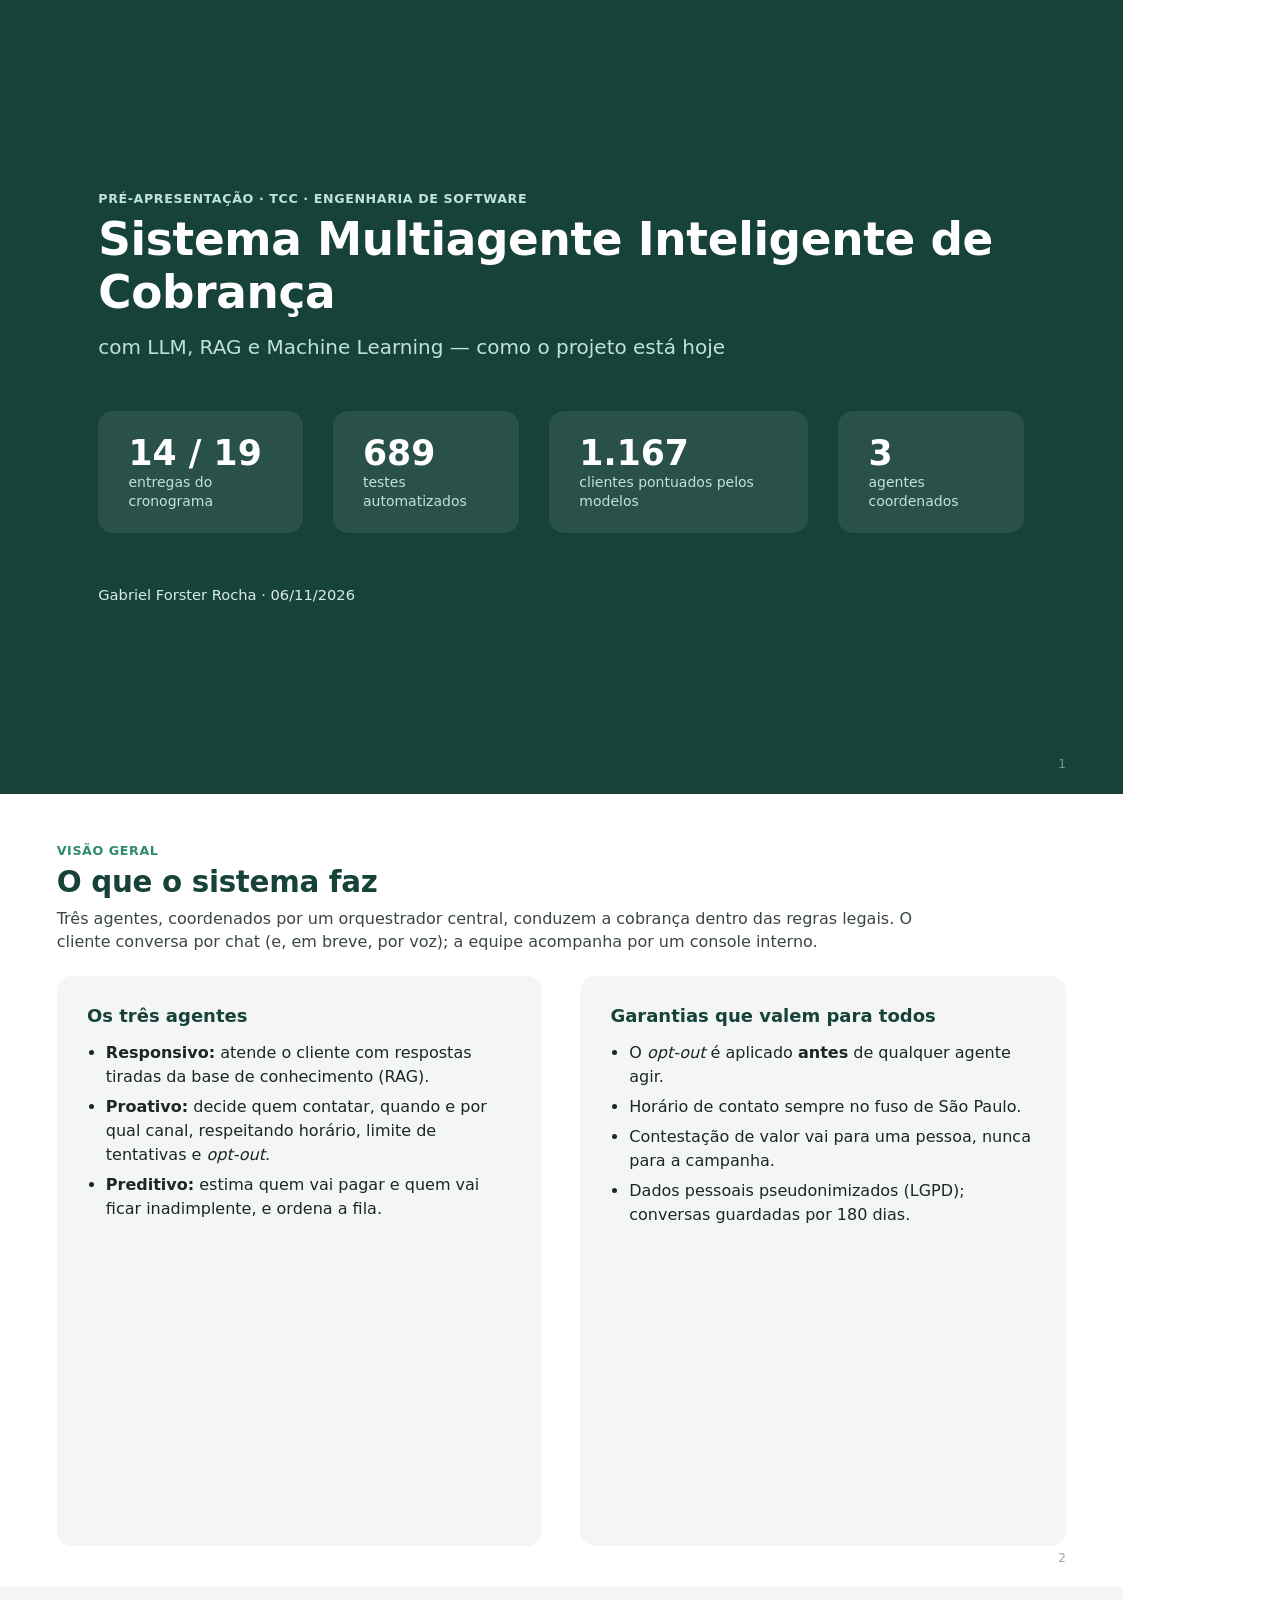
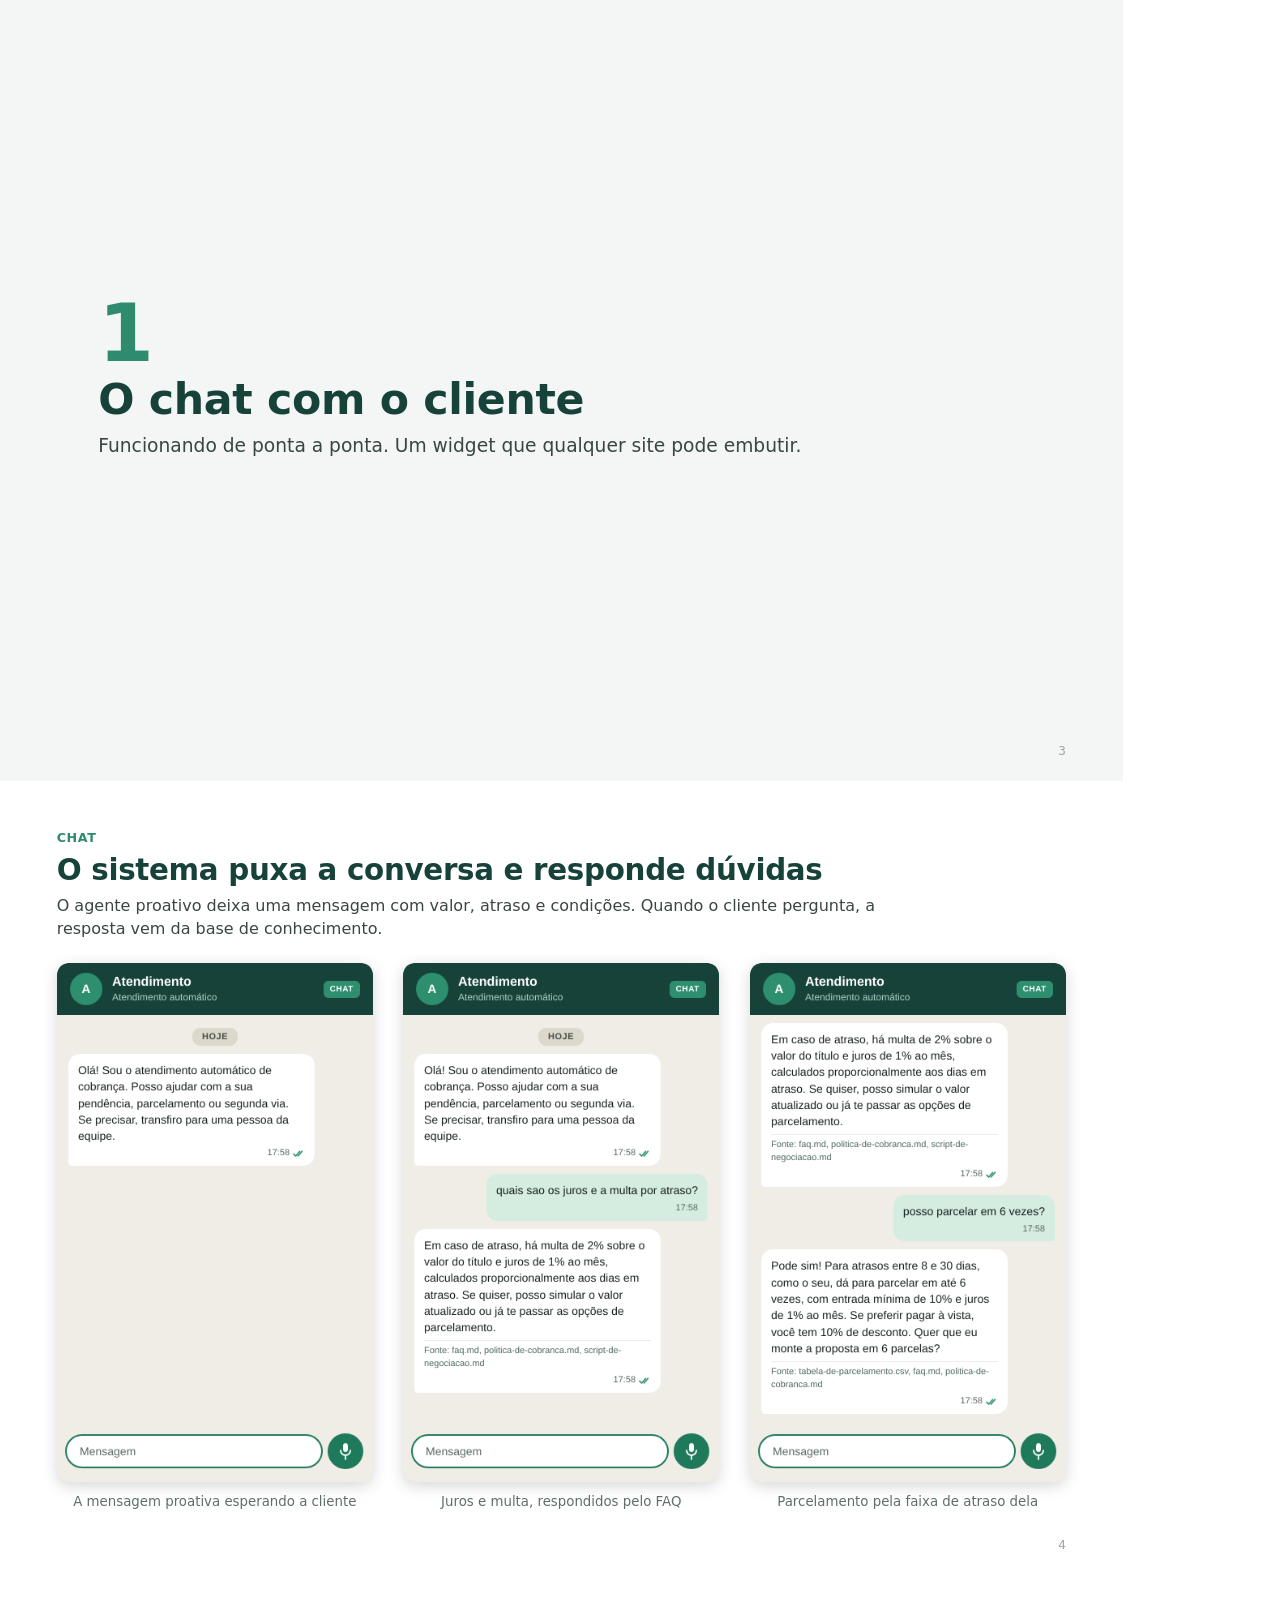
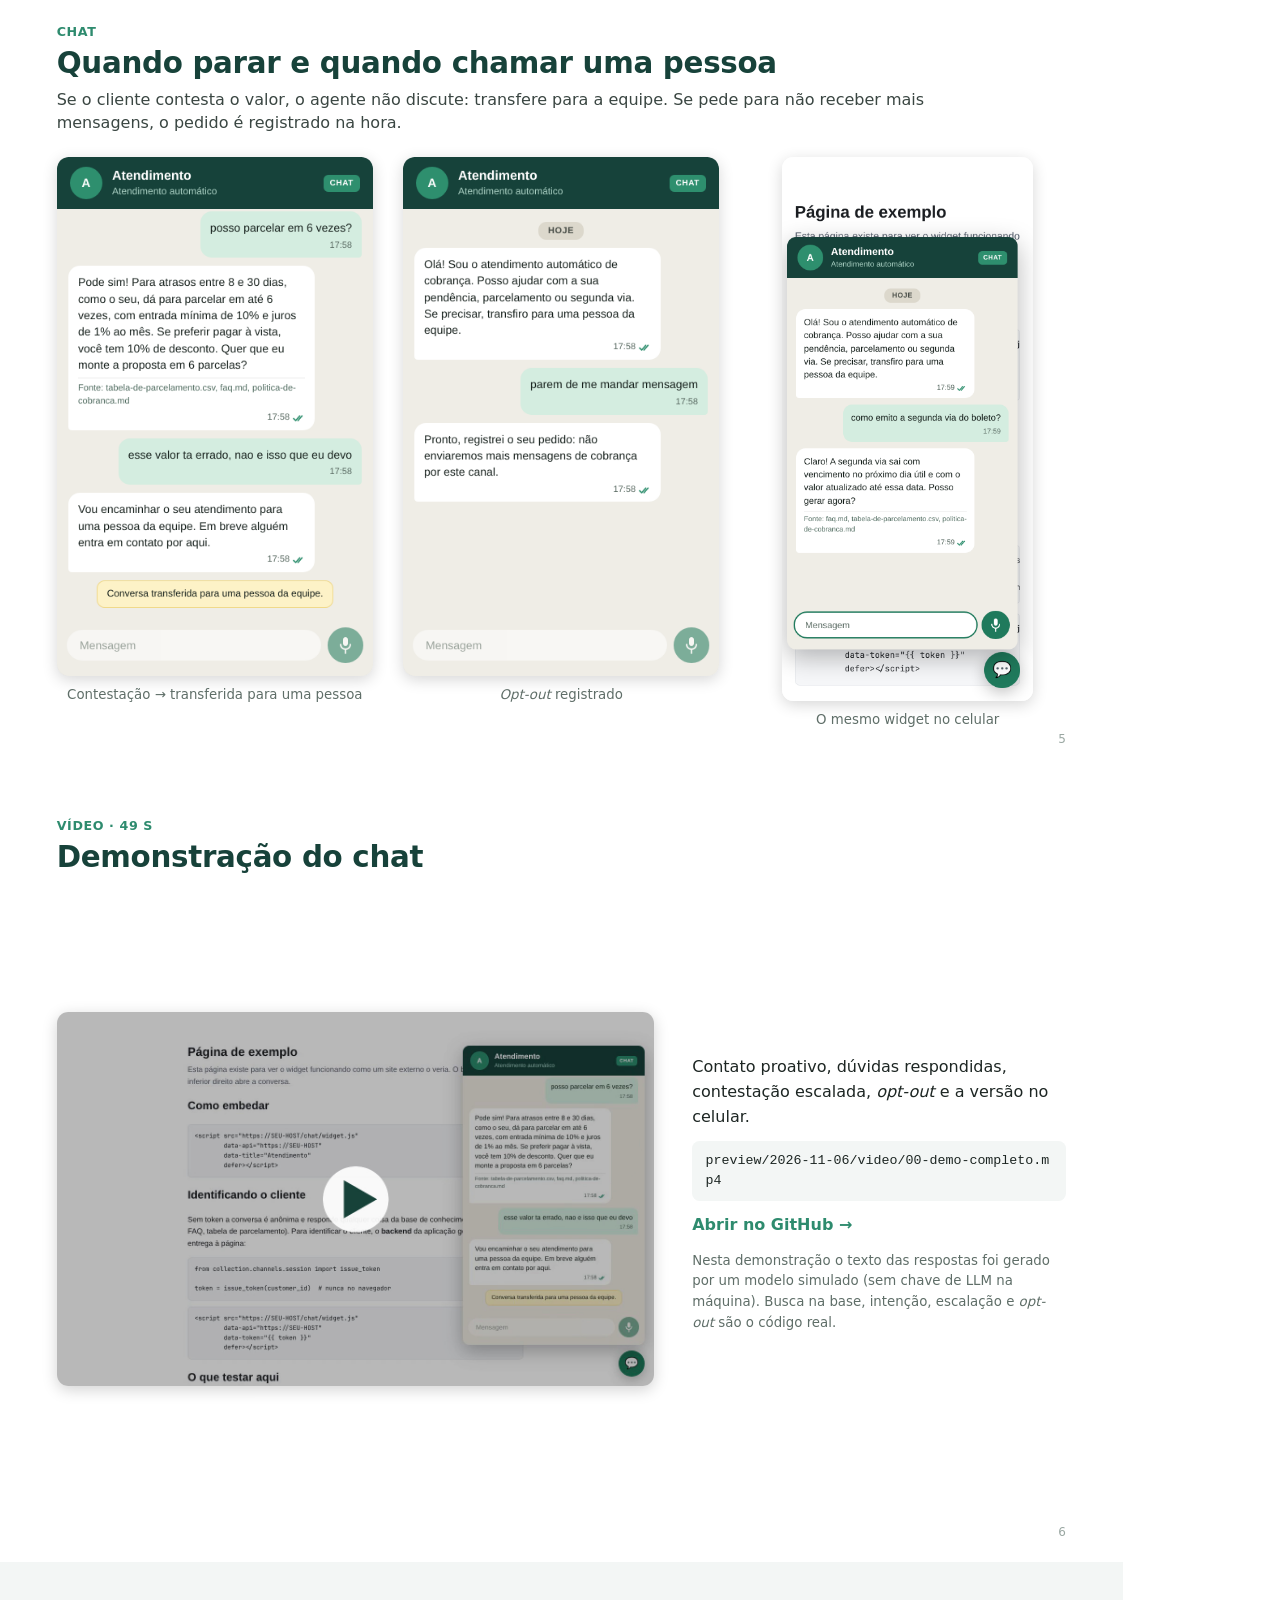
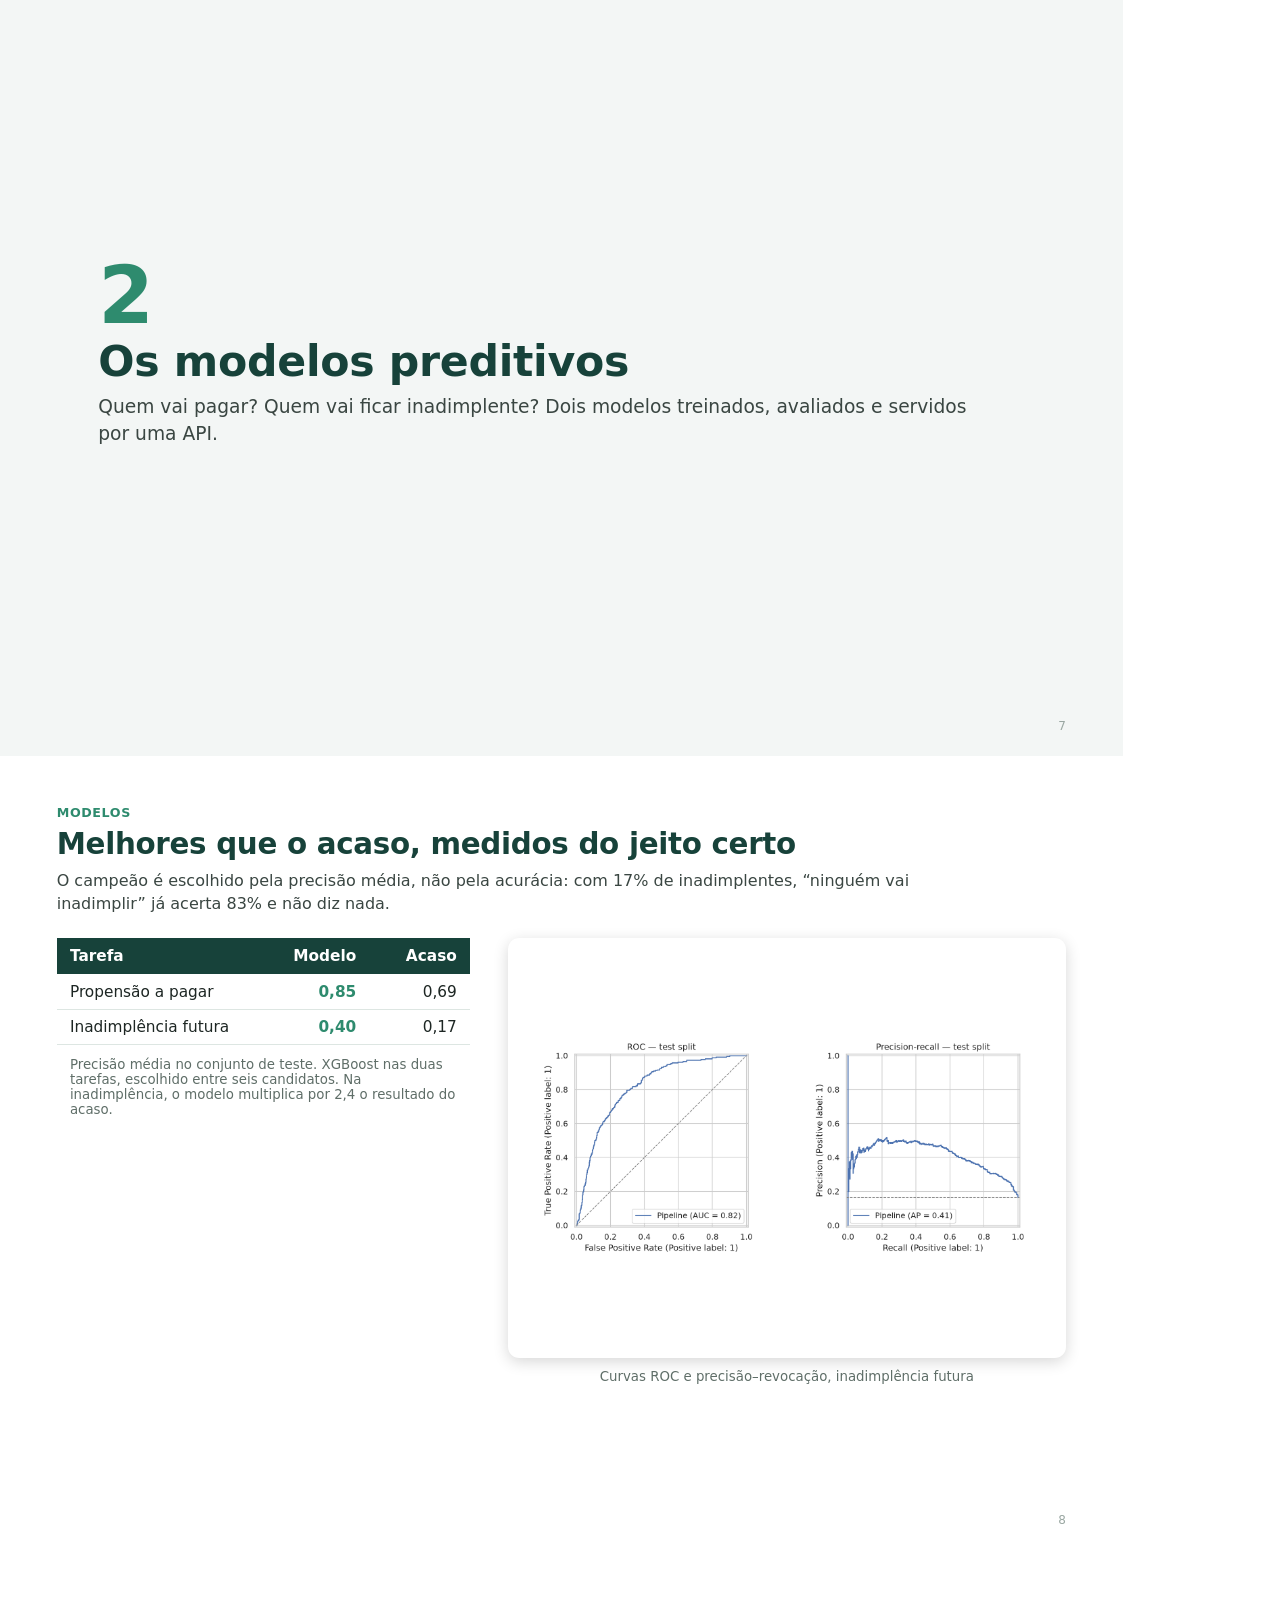
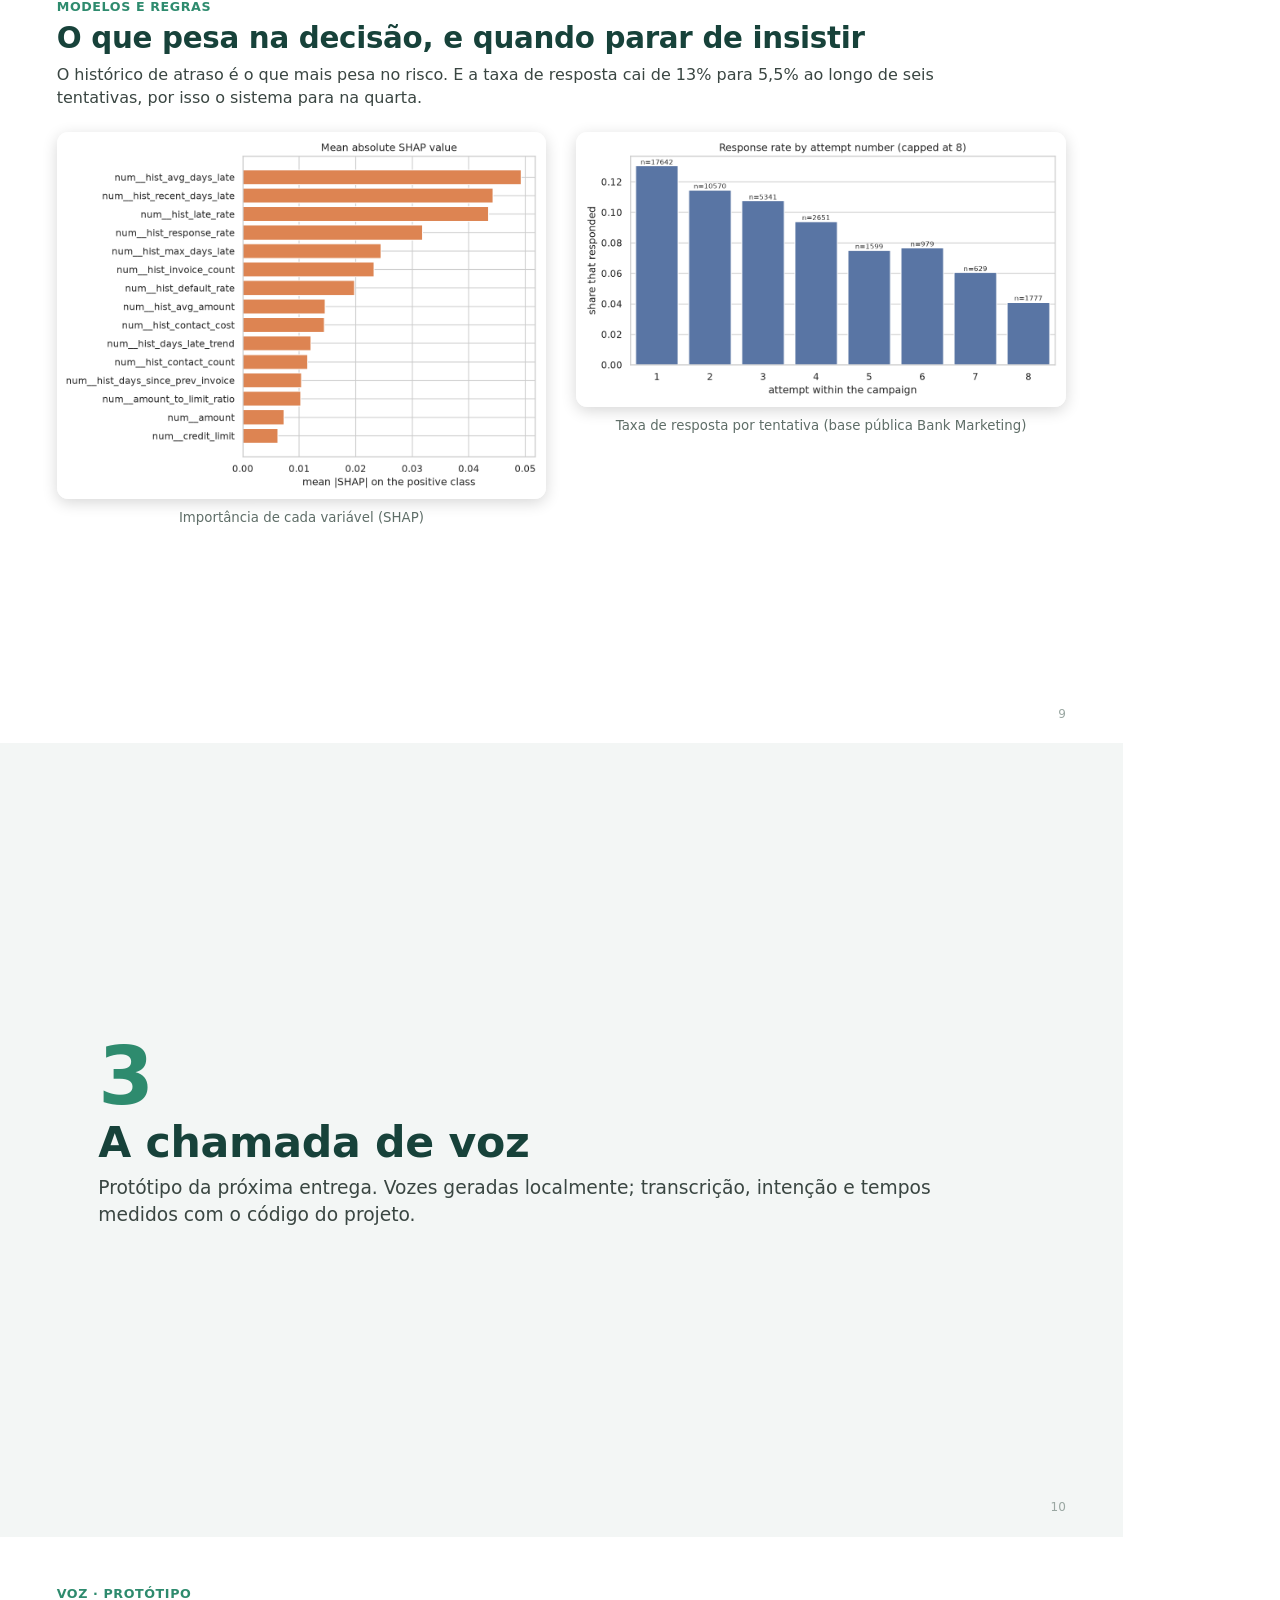
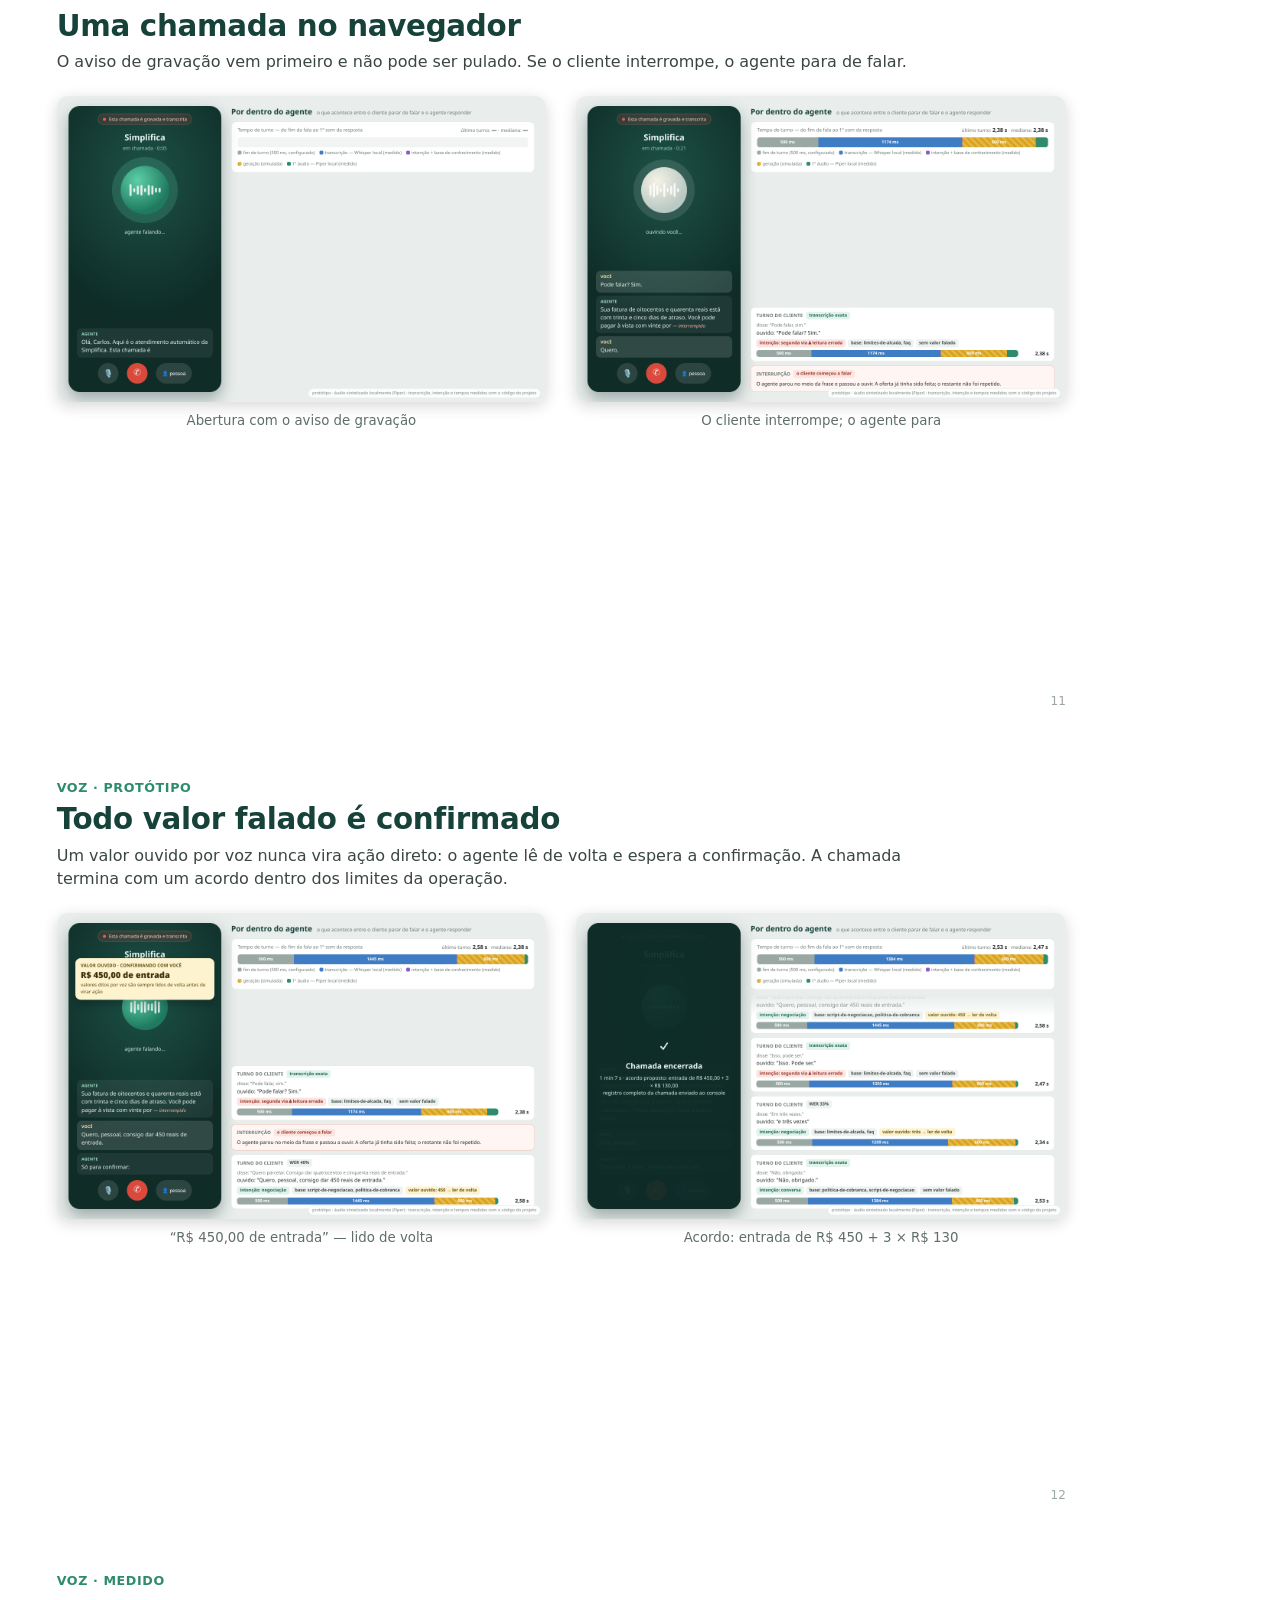
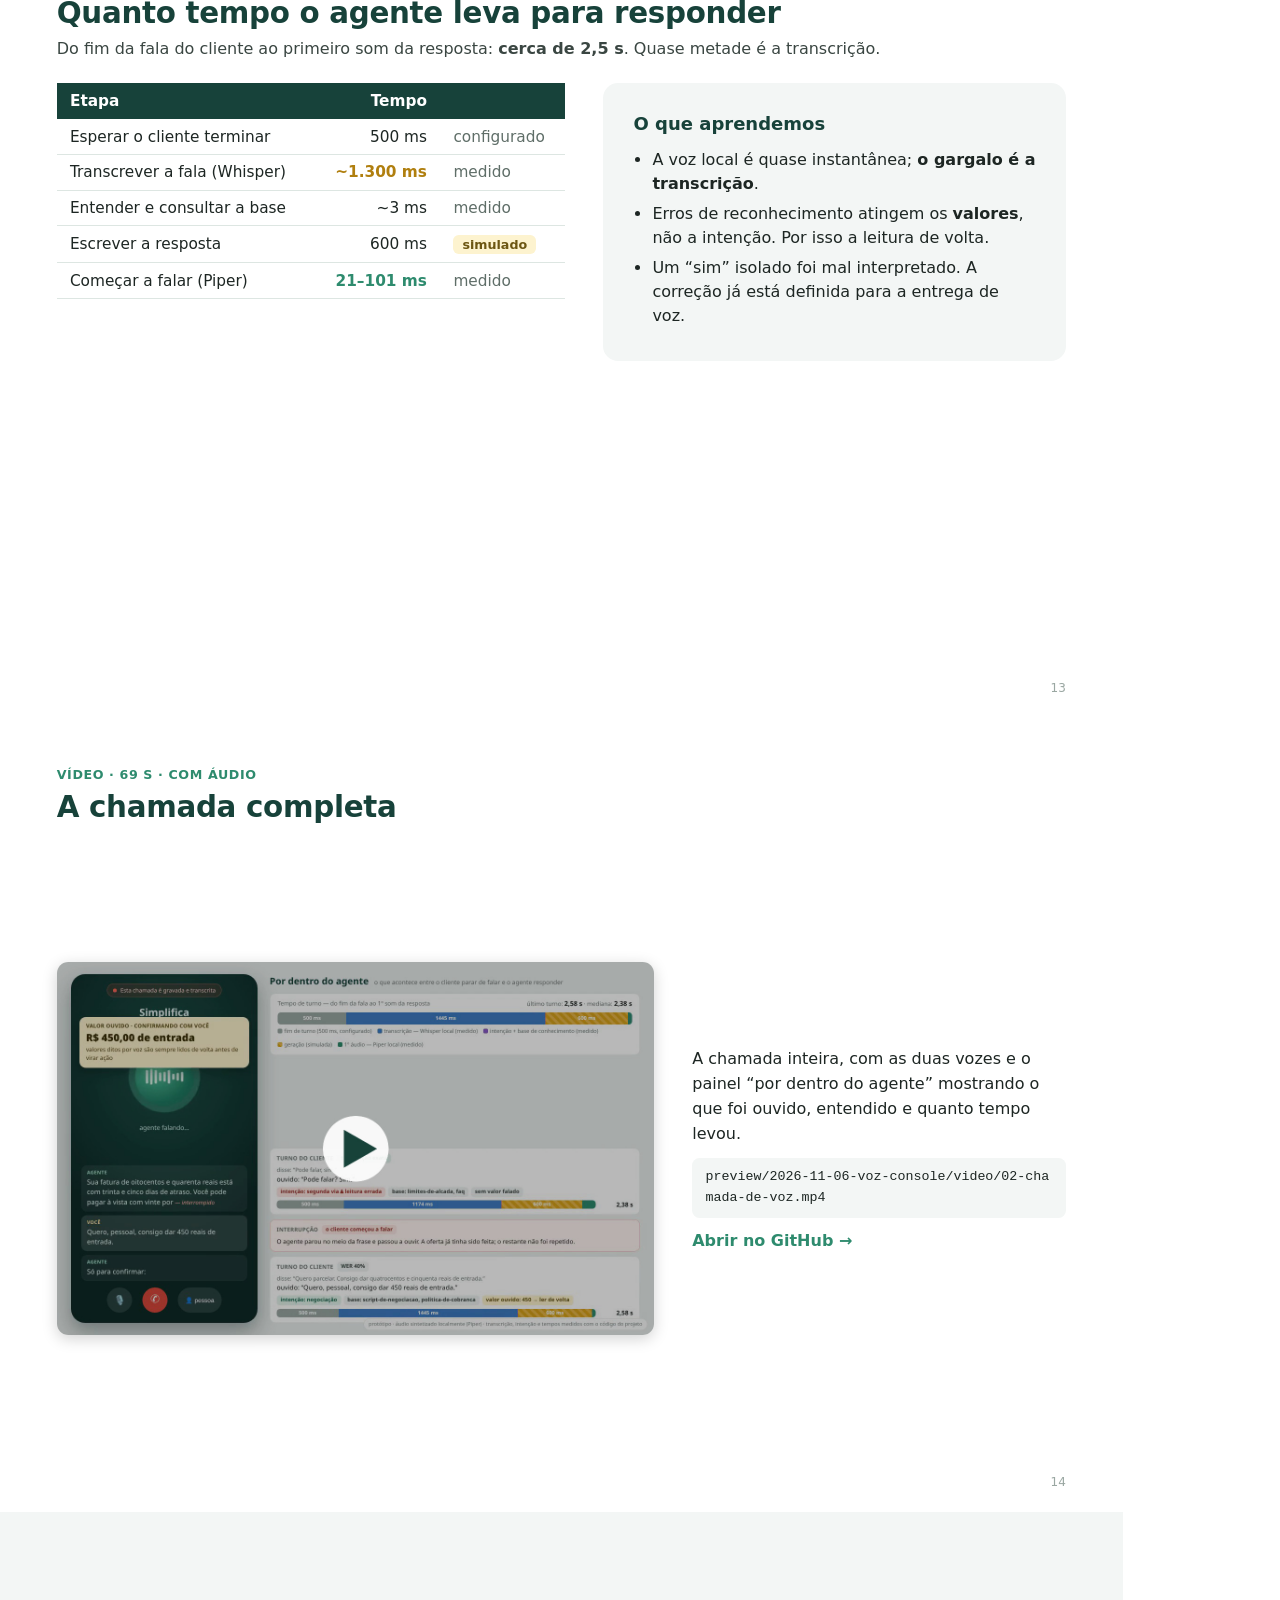
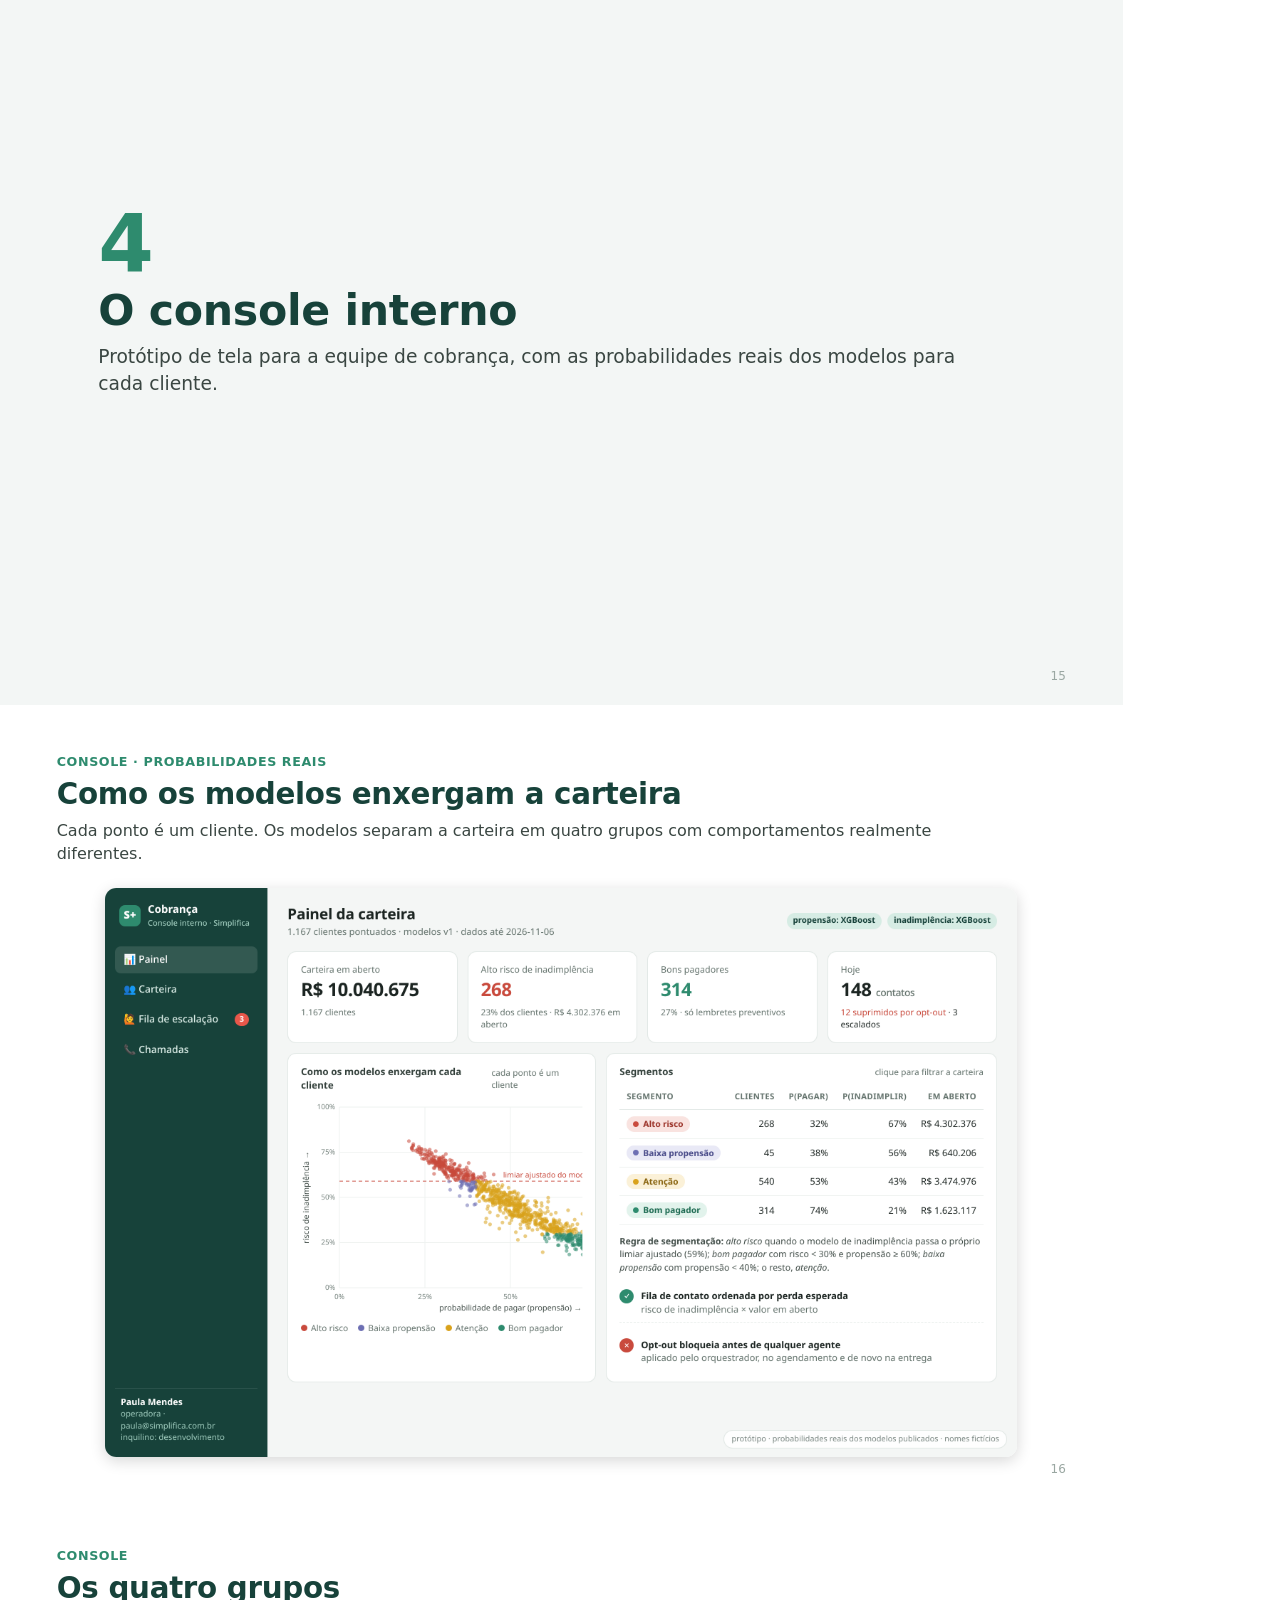
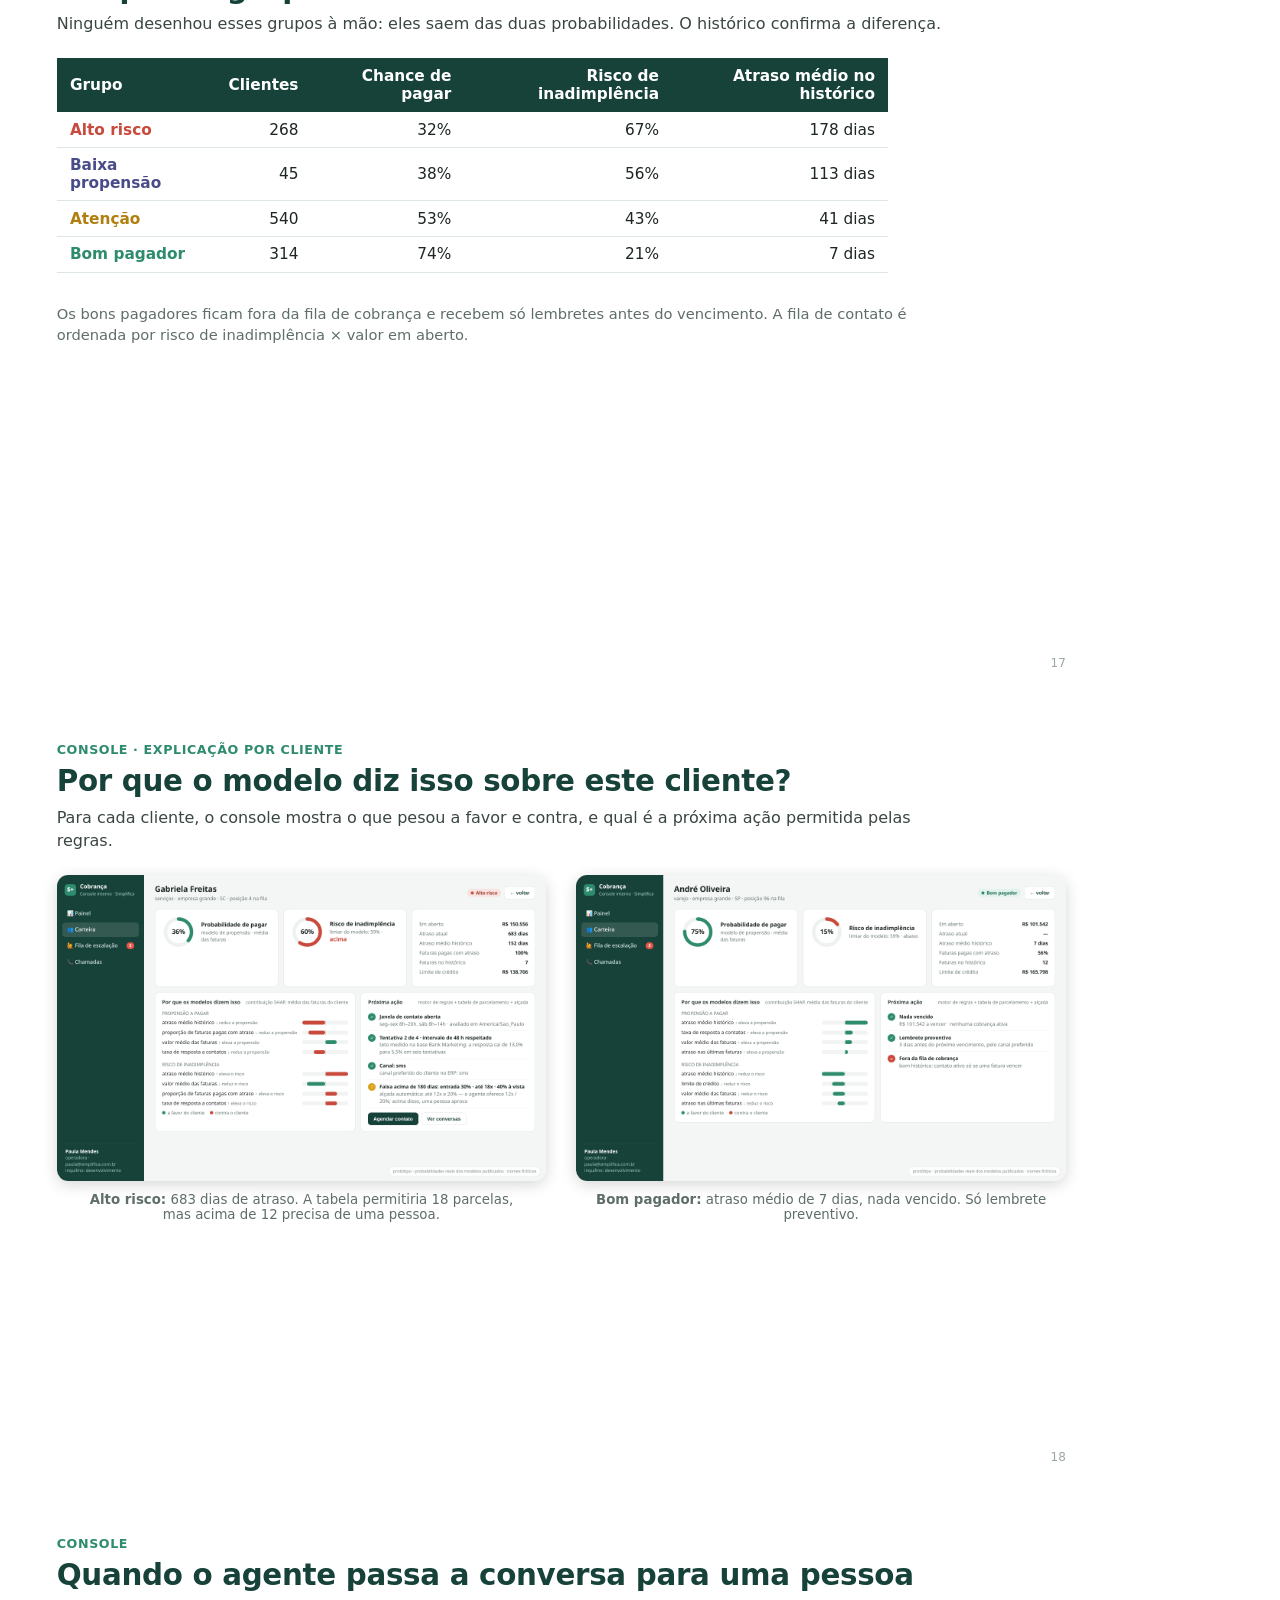
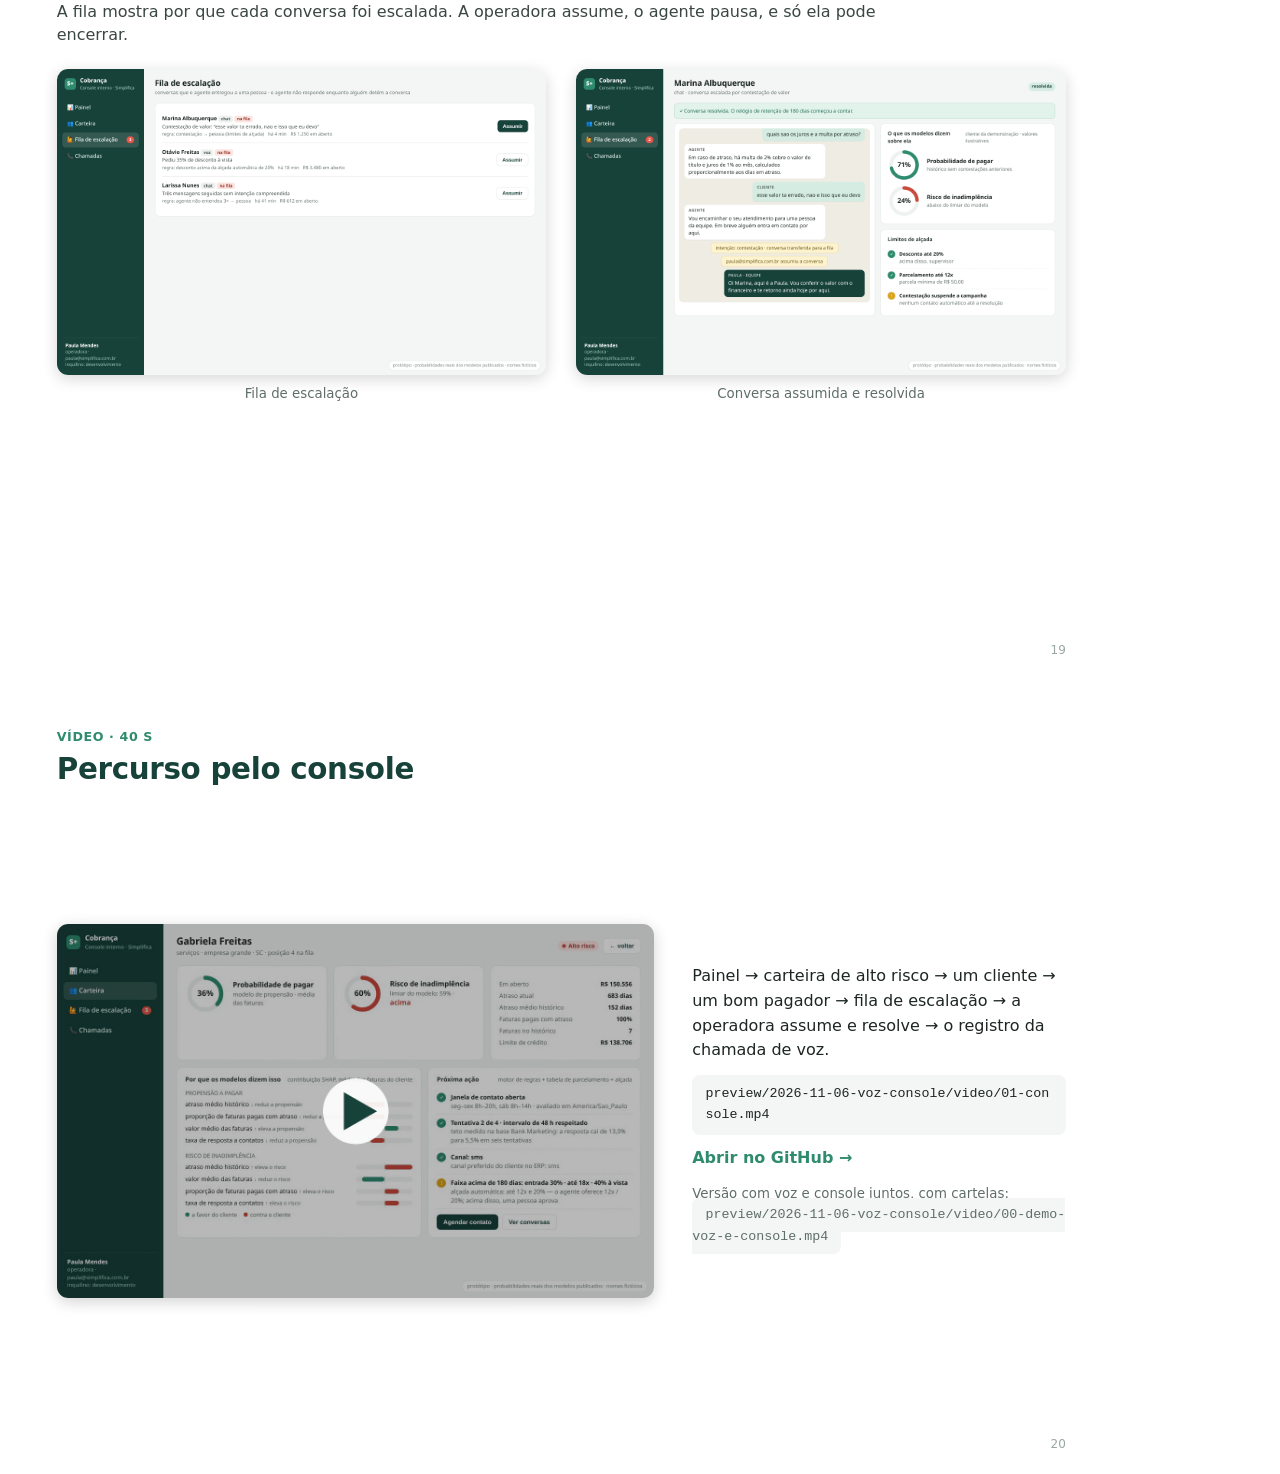
<file: preview/previa-completa/previa-completa.html>
<!doctype html>
<html lang="pt-BR">
<head>
<meta charset="utf-8">
<title>Prévia — Sistema Multiagente de Cobrança</title>
<style>
  @page { size: A4 landscape; margin: 0; }
  :root { --green: #17423a; --accent: #2e8b6e; --mint: #bfe3d6; --ink: #1d2623; --muted: #5f6e68; --soft: #f3f6f5; }
  * { box-sizing: border-box; }
  html { font-family: "Noto Sans", "DejaVu Sans", sans-serif; color: var(--ink); }
  body { margin: 0; }
  .page { width: 297mm; height: 210mm; padding: 13mm 15mm 11mm; display: flex; flex-direction: column; break-after: page; position: relative; overflow: hidden; }
  .page:last-child { break-after: auto; }
  .page::after { content: attr(data-n); position: absolute; right: 15mm; bottom: 6mm; font-size: 9pt; color: #9aa7a2; }
  .kicker { font-size: 9.5pt; font-weight: 700; letter-spacing: .6px; text-transform: uppercase; color: var(--accent); margin-bottom: 2mm; }
  h1 { font-size: 22pt; margin: 0 0 2mm; color: var(--green); letter-spacing: -.3px; }
  .lead { font-size: 12pt; color: #3a4642; margin: 0 0 6mm; max-width: 235mm; line-height: 1.45; }
  .imgs { flex: 1; min-height: 0; display: flex; gap: 8mm; align-items: flex-start; justify-content: center; }
  .imgs figure { margin: 0; flex: 1 1 0; height: 100%; display: flex; flex-direction: column; align-items: center; min-width: 0; }
  .imgs img { max-width: 100%; max-height: 100%; min-height: 0; object-fit: contain; border-radius: 3mm; box-shadow: 0 1mm 4mm rgba(0,0,0,.16); }
  .imgs figcaption { font-size: 10pt; color: var(--muted); margin-top: 3mm; text-align: center; max-width: 120mm; }
  .imgs.one figure { flex: 0 1 auto; }
  .imgs.one img { height: 100%; width: auto; }
  /* cover */
  .cover { background: var(--green); color: #fff; justify-content: center; padding: 0 26mm; }
  .cover::after { color: #6f9d8e; }
  .cover h1 { color: #fff; font-size: 34pt; margin-bottom: 4mm; }
  .cover .sub { font-size: 15pt; color: var(--mint); margin-bottom: 14mm; }
  .cover .meta { font-size: 11pt; color: #d6ece4; }
  .stats { display: flex; gap: 8mm; margin-bottom: 14mm; }
  .stat { background: rgba(255,255,255,.08); border-radius: 4mm; padding: 6mm 8mm; min-width: 48mm; }
  .stat b { display: block; font-size: 26pt; line-height: 1.1; }
  .stat span { font-size: 10.5pt; color: var(--mint); }
  /* section divider */
  .divider { background: var(--soft); justify-content: center; padding-left: 26mm; }
  .divider .num { font-size: 60pt; font-weight: 800; color: var(--accent); line-height: 1; }
  .divider h1 { font-size: 32pt; }
  .divider .lead { font-size: 14pt; }
  /* text pages */
  .cols { display: grid; grid-template-columns: 1fr 1fr; gap: 10mm; flex: 1; }
  .box { background: var(--soft); border-radius: 4mm; padding: 7mm 8mm; font-size: 12pt; line-height: 1.5; }
  .box h3 { margin: 0 0 3mm; color: var(--green); font-size: 13.5pt; }
  .box ul { margin: 0; padding-left: 5mm; } .box li { margin: 1.6mm 0; }
  table { border-collapse: collapse; width: 100%; font-size: 11.5pt; }
  th { background: var(--green); color: #fff; text-align: left; padding: 2.4mm 3.5mm; font-weight: 600; }
  td { padding: 2.2mm 3.5mm; border-bottom: 1px solid #dde6e2; }
  td.n, th.n { text-align: right; font-variant-numeric: tabular-nums; }
  .ok { color: var(--accent); font-weight: 700; } .no { color: #c94a3d; font-weight: 700; } .mid { color: #b07f0f; font-weight: 700; }
  /* video pages */
  .video { flex: 1; display: grid; grid-template-columns: 1.6fr 1fr; gap: 10mm; align-items: center; min-height: 0; }
  .video img { width: 100%; border-radius: 3mm; box-shadow: 0 1mm 4mm rgba(0,0,0,.18); }
  .video .info { font-size: 12pt; line-height: 1.55; }
  .video .file { font-family: "Noto Sans Mono", monospace; font-size: 10pt; background: var(--soft); padding: 2.5mm 3.5mm; border-radius: 2mm; display: block; margin: 3mm 0; word-break: break-all; }
  .video a { color: var(--accent); font-weight: 700; text-decoration: none; }
  .tag { display: inline-block; font-size: 9.5pt; font-weight: 700; padding: .6mm 2.4mm; border-radius: 1.5mm; background: #fdf3cf; color: #6c5612; }
</style>
</head>
<body>

<!-- 1 -->
<section class="page cover" data-n="1">
  <div class="kicker" style="color:var(--mint)">Pré-apresentação · TCC · Engenharia de Software</div>
  <h1>Sistema Multiagente Inteligente de Cobrança</h1>
  <div class="sub">com LLM, RAG e Machine Learning — como o projeto está hoje</div>
  <div class="stats">
    <div class="stat"><b>14 / 19</b><span>entregas do cronograma</span></div>
    <div class="stat"><b>689</b><span>testes automatizados</span></div>
    <div class="stat"><b>1.167</b><span>clientes pontuados pelos modelos</span></div>
    <div class="stat"><b>3</b><span>agentes coordenados</span></div>
  </div>
  <div class="meta">Gabriel Forster Rocha · 06/11/2026</div>
</section>

<!-- 2 -->
<section class="page" data-n="2">
  <div class="kicker">Visão geral</div>
  <h1>O que o sistema faz</h1>
  <p class="lead">Três agentes, coordenados por um orquestrador central, conduzem a cobrança dentro das regras
    legais. O cliente conversa por chat (e, em breve, por voz); a equipe acompanha por um console interno.</p>
  <div class="cols">
    <div class="box"><h3>Os três agentes</h3><ul>
      <li><b>Responsivo:</b> atende o cliente com respostas tiradas da base de conhecimento (RAG).</li>
      <li><b>Proativo:</b> decide quem contatar, quando e por qual canal, respeitando horário, limite de tentativas e <i>opt-out</i>.</li>
      <li><b>Preditivo:</b> estima quem vai pagar e quem vai ficar inadimplente, e ordena a fila.</li></ul></div>
    <div class="box"><h3>Garantias que valem para todos</h3><ul>
      <li>O <i>opt-out</i> é aplicado <b>antes</b> de qualquer agente agir.</li>
      <li>Horário de contato sempre no fuso de São Paulo.</li>
      <li>Contestação de valor vai para uma pessoa, nunca para a campanha.</li>
      <li>Dados pessoais pseudonimizados (LGPD); conversas guardadas por 180 dias.</li></ul></div>
  </div>
</section>

<!-- 3 -->
<section class="page divider" data-n="3">
  <div class="num">1</div><h1>O chat com o cliente</h1>
  <p class="lead">Funcionando de ponta a ponta. Um widget que qualquer site pode embutir.</p>
</section>

<!-- 4 -->
<section class="page" data-n="4">
  <div class="kicker">Chat</div>
  <h1>O sistema puxa a conversa e responde dúvidas</h1>
  <p class="lead">O agente proativo deixa uma mensagem com valor, atraso e condições. Quando o cliente pergunta, a resposta vem da base de conhecimento.</p>
  <div class="imgs">
    <figure><img src="../2026-11-06/img/01-chat-mensagem-proativa.png"><figcaption>A mensagem proativa esperando a cliente</figcaption></figure>
    <figure><img src="../2026-11-06/img/02-chat-resposta-juros.png"><figcaption>Juros e multa, respondidos pelo FAQ</figcaption></figure>
    <figure><img src="../2026-11-06/img/03-chat-resposta-parcelamento.png"><figcaption>Parcelamento pela faixa de atraso dela</figcaption></figure>
  </div>
</section>

<!-- 5 -->
<section class="page" data-n="5">
  <div class="kicker">Chat</div>
  <h1>Quando parar e quando chamar uma pessoa</h1>
  <p class="lead">Se o cliente contesta o valor, o agente não discute: transfere para a equipe. Se pede para não receber mais mensagens, o pedido é registrado na hora.</p>
  <div class="imgs">
    <figure><img src="../2026-11-06/img/04-chat-escalacao-humano.png"><figcaption>Contestação → transferida para uma pessoa</figcaption></figure>
    <figure><img src="../2026-11-06/img/05-chat-opt-out.png"><figcaption><i>Opt-out</i> registrado</figcaption></figure>
    <figure><img src="../2026-11-06/img/06-chat-celular.png"><figcaption>O mesmo widget no celular</figcaption></figure>
  </div>
</section>

<!-- 6 -->
<section class="page" data-n="6">
  <div class="kicker">Vídeo · 49 s</div>
  <h1>Demonstração do chat</h1>
  <div class="video">
    <a href="https://github.com/gabrielforster/tcc/blob/docs/preview-2026-11-06/preview/2026-11-06/video/00-demo-completo.mp4"><img src="thumbs/chat.jpg"></a>
    <div class="info">Contato proativo, dúvidas respondidas, contestação escalada, <i>opt-out</i> e a versão no celular.
      <span class="file">preview/2026-11-06/video/00-demo-completo.mp4</span>
      <a href="https://github.com/gabrielforster/tcc/blob/docs/preview-2026-11-06/preview/2026-11-06/video/00-demo-completo.mp4">Abrir no GitHub →</a>
      <p style="font-size:10pt;color:var(--muted)">Nesta demonstração o texto das respostas foi gerado por um modelo simulado (sem chave de LLM na máquina). Busca na base, intenção, escalação e <i>opt-out</i> são o código real.</p></div>
  </div>
</section>

<!-- 7 -->
<section class="page divider" data-n="7">
  <div class="num">2</div><h1>Os modelos preditivos</h1>
  <p class="lead">Quem vai pagar? Quem vai ficar inadimplente? Dois modelos treinados, avaliados e servidos por uma API.</p>
</section>

<!-- 8 -->
<section class="page" data-n="8">
  <div class="kicker">Modelos</div>
  <h1>Melhores que o acaso, medidos do jeito certo</h1>
  <p class="lead">O campeão é escolhido pela precisão média, não pela acurácia: com 17% de inadimplentes, “ninguém vai inadimplir” já acerta 83% e não diz nada.</p>
  <div class="cols" style="grid-template-columns: 1fr 1.35fr; align-items:start">
    <table>
      <tr><th>Tarefa</th><th class="n">Modelo</th><th class="n">Acaso</th></tr>
      <tr><td>Propensão a pagar</td><td class="n ok">0,85</td><td class="n">0,69</td></tr>
      <tr><td>Inadimplência futura</td><td class="n ok">0,40</td><td class="n">0,17</td></tr>
      <tr><td colspan="3" style="font-size:10pt;color:var(--muted);border:0;padding-top:3mm">Precisão média no conjunto de teste. XGBoost nas duas tarefas, escolhido entre seis candidatos. Na inadimplência, o modelo multiplica por 2,4 o resultado do acaso.</td></tr>
    </table>
    <div class="imgs one" style="height:118mm"><figure><img src="../2026-11-06/img/11-modelo-inadimplencia-curvas.png"><figcaption>Curvas ROC e precisão–revocação, inadimplência futura</figcaption></figure></div>
  </div>
</section>

<!-- 9 -->
<section class="page" data-n="9">
  <div class="kicker">Modelos e regras</div>
  <h1>O que pesa na decisão, e quando parar de insistir</h1>
  <p class="lead">O histórico de atraso é o que mais pesa no risco. E a taxa de resposta cai de 13% para 5,5% ao longo de seis tentativas, por isso o sistema para na quarta.</p>
  <div class="imgs">
    <figure><img src="../2026-11-06/img/12-modelo-inadimplencia-shap.png"><figcaption>Importância de cada variável (SHAP)</figcaption></figure>
    <figure><img src="../2026-11-06/img/13-resposta-por-tentativa.png"><figcaption>Taxa de resposta por tentativa (base pública Bank Marketing)</figcaption></figure>
  </div>
</section>

<!-- 10 -->
<section class="page divider" data-n="10">
  <div class="num">3</div><h1>A chamada de voz</h1>
  <p class="lead">Protótipo da próxima entrega. Vozes geradas localmente; transcrição, intenção e tempos medidos com o código do projeto.</p>
</section>

<!-- 11 -->
<section class="page" data-n="11">
  <div class="kicker">Voz · protótipo</div>
  <h1>Uma chamada no navegador</h1>
  <p class="lead">O aviso de gravação vem primeiro e não pode ser pulado. Se o cliente interrompe, o agente para de falar.</p>
  <div class="imgs">
    <figure><img src="../2026-11-06-voz-console/img/31-voz-agente-abertura.png"><figcaption>Abertura com o aviso de gravação</figcaption></figure>
    <figure><img src="../2026-11-06-voz-console/img/32-voz-interrupcao.png"><figcaption>O cliente interrompe; o agente para</figcaption></figure>
  </div>
</section>

<!-- 12 -->
<section class="page" data-n="12">
  <div class="kicker">Voz · protótipo</div>
  <h1>Todo valor falado é confirmado</h1>
  <p class="lead">Um valor ouvido por voz nunca vira ação direto: o agente lê de volta e espera a confirmação. A chamada termina com um acordo dentro dos limites da operação.</p>
  <div class="imgs">
    <figure><img src="../2026-11-06-voz-console/img/33-voz-leitura-de-volta.png"><figcaption>“R$ 450,00 de entrada” — lido de volta</figcaption></figure>
    <figure><img src="../2026-11-06-voz-console/img/35-voz-encerrada.png"><figcaption>Acordo: entrada de R$ 450 + 3 × R$ 130</figcaption></figure>
  </div>
</section>

<!-- 13 -->
<section class="page" data-n="13">
  <div class="kicker">Voz · medido</div>
  <h1>Quanto tempo o agente leva para responder</h1>
  <p class="lead">Do fim da fala do cliente ao primeiro som da resposta: <b>cerca de 2,5 s</b>. Quase metade é a transcrição.</p>
  <div class="cols" style="grid-template-columns: 1.1fr 1fr; align-items:start">
    <table>
      <tr><th>Etapa</th><th class="n">Tempo</th><th></th></tr>
      <tr><td>Esperar o cliente terminar</td><td class="n">500 ms</td><td style="color:var(--muted)">configurado</td></tr>
      <tr><td>Transcrever a fala (Whisper)</td><td class="n mid">~1.300 ms</td><td style="color:var(--muted)">medido</td></tr>
      <tr><td>Entender e consultar a base</td><td class="n">~3 ms</td><td style="color:var(--muted)">medido</td></tr>
      <tr><td>Escrever a resposta</td><td class="n">600 ms</td><td><span class="tag">simulado</span></td></tr>
      <tr><td>Começar a falar (Piper)</td><td class="n ok">21–101 ms</td><td style="color:var(--muted)">medido</td></tr>
    </table>
    <div class="box"><h3>O que aprendemos</h3><ul>
      <li>A voz local é quase instantânea; <b>o gargalo é a transcrição</b>.</li>
      <li>Erros de reconhecimento atingem os <b>valores</b>, não a intenção. Por isso a leitura de volta.</li>
      <li>Um “sim” isolado foi mal interpretado. A correção já está definida para a entrega de voz.</li></ul></div>
  </div>
</section>

<!-- 14 -->
<section class="page" data-n="14">
  <div class="kicker">Vídeo · 69 s · com áudio</div>
  <h1>A chamada completa</h1>
  <div class="video">
    <a href="https://github.com/gabrielforster/tcc/blob/docs/preview-2026-11-06/preview/2026-11-06-voz-console/video/02-chamada-de-voz.mp4"><img src="thumbs/voz.jpg"></a>
    <div class="info">A chamada inteira, com as duas vozes e o painel “por dentro do agente” mostrando o que foi ouvido, entendido e quanto tempo levou.
      <span class="file">preview/2026-11-06-voz-console/video/02-chamada-de-voz.mp4</span>
      <a href="https://github.com/gabrielforster/tcc/blob/docs/preview-2026-11-06/preview/2026-11-06-voz-console/video/02-chamada-de-voz.mp4">Abrir no GitHub →</a></div>
  </div>
</section>

<!-- 15 -->
<section class="page divider" data-n="15">
  <div class="num">4</div><h1>O console interno</h1>
  <p class="lead">Protótipo de tela para a equipe de cobrança, com as probabilidades reais dos modelos para cada cliente.</p>
</section>

<!-- 16 -->
<section class="page" data-n="16">
  <div class="kicker">Console · probabilidades reais</div>
  <h1>Como os modelos enxergam a carteira</h1>
  <p class="lead">Cada ponto é um cliente. Os modelos separam a carteira em quatro grupos com comportamentos realmente diferentes.</p>
  <div class="imgs one"><figure><img src="../2026-11-06-voz-console/img/20-console-painel.png"></figure></div>
</section>

<!-- 17 -->
<section class="page" data-n="17">
  <div class="kicker">Console</div>
  <h1>Os quatro grupos</h1>
  <p class="lead">Ninguém desenhou esses grupos à mão: eles saem das duas probabilidades. O histórico confirma a diferença.</p>
  <table style="max-width:220mm">
    <tr><th>Grupo</th><th class="n">Clientes</th><th class="n">Chance de pagar</th><th class="n">Risco de inadimplência</th><th class="n">Atraso médio no histórico</th></tr>
    <tr><td class="no">Alto risco</td><td class="n">268</td><td class="n">32%</td><td class="n">67%</td><td class="n">178 dias</td></tr>
    <tr><td style="color:#4a4c8a;font-weight:700">Baixa propensão</td><td class="n">45</td><td class="n">38%</td><td class="n">56%</td><td class="n">113 dias</td></tr>
    <tr><td class="mid">Atenção</td><td class="n">540</td><td class="n">53%</td><td class="n">43%</td><td class="n">41 dias</td></tr>
    <tr><td class="ok">Bom pagador</td><td class="n">314</td><td class="n">74%</td><td class="n">21%</td><td class="n">7 dias</td></tr>
  </table>
  <p class="lead" style="margin-top:8mm;font-size:11pt;color:var(--muted)">Os bons pagadores ficam fora da fila de cobrança e recebem só lembretes antes do vencimento.
    A fila de contato é ordenada por risco de inadimplência × valor em aberto.</p>
</section>

<!-- 18 -->
<section class="page" data-n="18">
  <div class="kicker">Console · explicação por cliente</div>
  <h1>Por que o modelo diz isso sobre este cliente?</h1>
  <p class="lead">Para cada cliente, o console mostra o que pesou a favor e contra, e qual é a próxima ação permitida pelas regras.</p>
  <div class="imgs">
    <figure><img src="../2026-11-06-voz-console/img/22-console-cliente-alto-risco.png"><figcaption><b>Alto risco:</b> 683 dias de atraso. A tabela permitiria 18 parcelas, mas acima de 12 precisa de uma pessoa.</figcaption></figure>
    <figure><img src="../2026-11-06-voz-console/img/24-console-cliente-bom-pagador.png"><figcaption><b>Bom pagador:</b> atraso médio de 7 dias, nada vencido. Só lembrete preventivo.</figcaption></figure>
  </div>
</section>

<!-- 19 -->
<section class="page" data-n="19">
  <div class="kicker">Console</div>
  <h1>Quando o agente passa a conversa para uma pessoa</h1>
  <p class="lead">A fila mostra por que cada conversa foi escalada. A operadora assume, o agente pausa, e só ela pode encerrar.</p>
  <div class="imgs">
    <figure><img src="../2026-11-06-voz-console/img/26-console-fila-escalacao.png"><figcaption>Fila de escalação</figcaption></figure>
    <figure><img src="../2026-11-06-voz-console/img/28-console-conversa-resolvida.png"><figcaption>Conversa assumida e resolvida</figcaption></figure>
  </div>
</section>

<!-- 20 -->
<section class="page" data-n="20">
  <div class="kicker">Vídeo · 40 s</div>
  <h1>Percurso pelo console</h1>
  <div class="video">
    <a href="https://github.com/gabrielforster/tcc/blob/docs/preview-2026-11-06/preview/2026-11-06-voz-console/video/01-console.mp4"><img src="thumbs/console.jpg"></a>
    <div class="info">Painel → carteira de alto risco → um cliente → um bom pagador → fila de escalação → a operadora assume e resolve → o registro da chamada de voz.
      <span class="file">preview/2026-11-06-voz-console/video/01-console.mp4</span>
      <a href="https://github.com/gabrielforster/tcc/blob/docs/preview-2026-11-06/preview/2026-11-06-voz-console/video/01-console.mp4">Abrir no GitHub →</a>
      <p style="font-size:10pt;color:var(--muted)">Versão com voz e console juntos, com cartelas:<br><span class="file" style="display:inline">preview/2026-11-06-voz-console/video/00-demo-voz-e-console.mp4</span></p></div>
  </div>
</section>
</body>
</html>
</file>
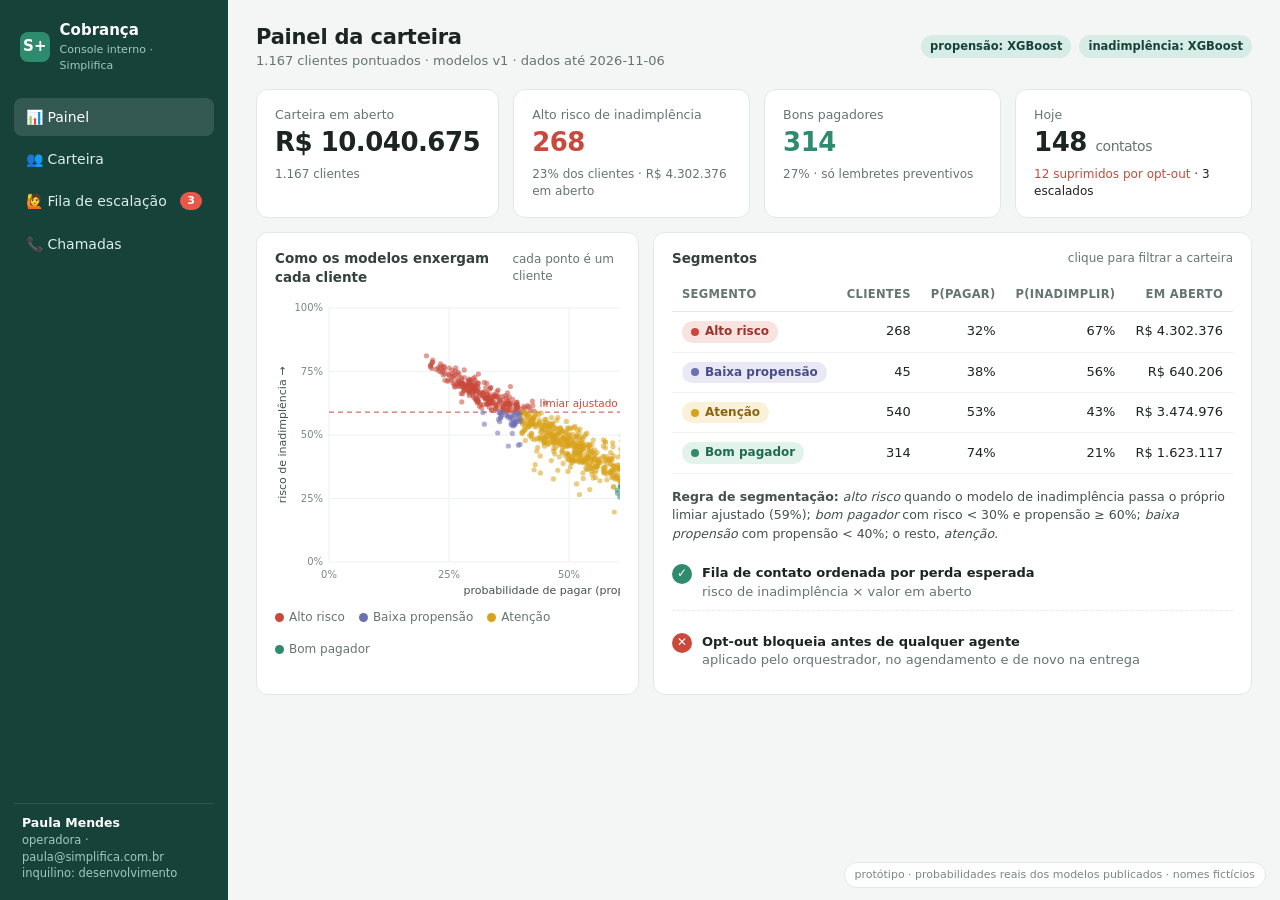
<file: preview/2026-11-06-voz-console/mock/console.html>
<!doctype html>
<html lang="pt-BR">
<head>
<meta charset="utf-8">
<title>Console de cobrança — protótipo</title>
<meta name="viewport" content="width=device-width, initial-scale=1">
<style>
  :root {
    --green: #17423a; --green-2: #1f5a4e; --accent: #2e8b6e; --mint: #d6ece4; --bg: #f4f6f5;
    --ink: #1c2522; --muted: #66756f; --line: #e1e8e5; --card: #fff;
    --good: #2e8b6e; --warn: #d9a21b; --risk: #c94a3d; --low: #6d6fb3;
  }
  * { box-sizing: border-box; }
  body { margin: 0; font: 14px/1.45 "Inter", "Noto Sans", system-ui, sans-serif; color: var(--ink); background: var(--bg); }
  .app { display: grid; grid-template-columns: 228px 1fr; min-height: 100vh; }
  nav { background: var(--green); color: #dceee8; padding: 18px 14px; display: flex; flex-direction: column; gap: 4px; }
  .brand { display: flex; align-items: center; gap: 10px; color: #fff; font-weight: 700; font-size: 15px; margin: 2px 6px 20px; }
  .brand .logo { width: 30px; height: 30px; border-radius: 8px; background: var(--accent); display: grid; place-items: center; font-weight: 800; }
  .brand small { display: block; font-weight: 500; color: #9fcbbd; font-size: 11px; }
  nav a { color: inherit; text-decoration: none; padding: 9px 12px; border-radius: 8px; display: flex; align-items: center; gap: 10px; font-weight: 500; }
  nav a:hover { background: rgba(255,255,255,.06); }
  nav a.on { background: rgba(255,255,255,.12); color: #fff; }
  nav a .badge { margin-left: auto; background: #e8574a; color: #fff; border-radius: 10px; font-size: 11px; padding: 1px 7px; font-weight: 700; }
  nav .foot { margin-top: auto; font-size: 11.5px; color: #9fcbbd; padding: 10px 8px 0; border-top: 1px solid rgba(255,255,255,.1); }
  nav .foot b { color: #fff; display: block; font-size: 12.5px; }
  main { padding: 22px 28px 40px; overflow: hidden; }
  header.top { display: flex; align-items: center; gap: 14px; margin-bottom: 18px; }
  header.top h1 { font-size: 21px; margin: 0; letter-spacing: -.2px; }
  header.top .sub { color: var(--muted); font-size: 13px; }
  header.top .right { margin-left: auto; display: flex; gap: 8px; align-items: center; }
  .pill { font-size: 11.5px; padding: 3px 9px; border-radius: 20px; background: var(--mint); color: var(--green); font-weight: 600; white-space: nowrap; }
  .pill.gray { background: #eceeed; color: #55625d; }
  .grid { display: grid; gap: 14px; }
  .k4 { grid-template-columns: repeat(4, 1fr); }
  .card { background: var(--card); border: 1px solid var(--line); border-radius: 12px; padding: 16px 18px; }
  .card h3 { margin: 0 0 10px; font-size: 13.5px; color: #34413c; display: flex; align-items: center; gap: 8px; }
  .card h3 .hint { margin-left: auto; color: var(--muted); font-weight: 400; font-size: 12px; }
  .kpi .v { font-size: 26px; font-weight: 700; letter-spacing: -.5px; }
  .kpi .l { color: var(--muted); font-size: 12.5px; }
  .kpi .d { font-size: 12px; margin-top: 4px; }
  .seg { display: inline-flex; align-items: center; gap: 6px; font-size: 12px; font-weight: 600; padding: 2px 9px; border-radius: 20px; white-space: nowrap; }
  .seg i { width: 8px; height: 8px; border-radius: 50%; display: inline-block; }
  .s-bom { background: #e2f3ec; color: #1d6b52; } .s-bom i { background: var(--good); }
  .s-aten { background: #fbf1d8; color: #8a6510; } .s-aten i { background: var(--warn); }
  .s-baixa { background: #e9e9f6; color: #4a4c8a; } .s-baixa i { background: var(--low); }
  .s-risco { background: #f9e3e0; color: #9c3329; } .s-risco i { background: var(--risk); }
  table { width: 100%; border-collapse: collapse; font-size: 13px; }
  th { text-align: left; color: var(--muted); font-weight: 600; font-size: 11.5px; text-transform: uppercase; letter-spacing: .3px; padding: 8px 10px; border-bottom: 1px solid var(--line); }
  td { padding: 9px 10px; border-bottom: 1px solid #eef2f0; }
  tr.click { cursor: pointer; } tr.click:hover td { background: #f6faf8; }
  .num { text-align: right; font-variant-numeric: tabular-nums; }
  .bar { height: 7px; border-radius: 4px; background: #edf1ef; position: relative; overflow: hidden; min-width: 70px; }
  .bar b { position: absolute; inset: 0 auto 0 0; border-radius: 4px; }
  .chips { display: flex; gap: 8px; margin-bottom: 12px; flex-wrap: wrap; }
  .chip { border: 1px solid var(--line); background: #fff; border-radius: 20px; padding: 5px 12px; font-size: 12.5px; cursor: pointer; font-weight: 500; }
  .chip.on { border-color: var(--green); background: var(--green); color: #fff; }
  .btn { border: 0; border-radius: 8px; padding: 8px 14px; font-weight: 600; font-size: 13px; cursor: pointer; background: var(--green); color: #fff; }
  .btn.ghost { background: #fff; color: var(--green); border: 1px solid var(--line); }
  .btn.ok { background: var(--accent); }
  .muted { color: var(--muted); }
  .two { display: grid; grid-template-columns: 1.15fr 1fr; gap: 14px; }
  .three { display: grid; grid-template-columns: repeat(3, 1fr); gap: 14px; }
  .gauge { display: flex; align-items: center; gap: 16px; }
  .gauge svg { flex: none; }
  .gauge .t { font-size: 12.5px; color: var(--muted); }
  .gauge .t b { display: block; font-size: 15px; color: var(--ink); }
  .why { display: grid; grid-template-columns: 1fr 120px; gap: 6px 12px; align-items: center; font-size: 13px; }
  .why .b { height: 10px; position: relative; background: #f1f4f2; border-radius: 5px; }
  .why .b span { position: absolute; top: 0; bottom: 0; border-radius: 5px; }
  .why .b .mid { position: absolute; left: 50%; top: -3px; bottom: -3px; width: 1px; background: #c9d3cf; }
  .rule { display: flex; gap: 10px; padding: 8px 0; border-bottom: 1px dashed #e6ece9; font-size: 13px; }
  .rule:last-child { border: 0; }
  .rule .ic { width: 20px; height: 20px; border-radius: 50%; display: grid; place-items: center; font-size: 12px; flex: none; color: #fff; }
  .ic.y { background: var(--good); } .ic.n { background: var(--risk); } .ic.h { background: var(--warn); }
  .q { display: grid; grid-template-columns: 1fr auto; gap: 6px 16px; padding: 14px 0; border-bottom: 1px solid var(--line); align-items: center; }
  .q:last-child { border: 0; }
  .q .who { font-weight: 600; } .q .why2 { font-size: 13px; color: #45514c; }
  .q .meta { font-size: 12px; color: var(--muted); display: flex; gap: 10px; margin-top: 2px; }
  .chat { background: #efece4; border-radius: 12px; padding: 14px; height: 455px; overflow-y: auto; display: flex; flex-direction: column; gap: 8px; }
  .msg { max-width: 78%; padding: 8px 11px; border-radius: 10px; font-size: 13.2px; background: #fff; box-shadow: 0 1px 1px rgba(0,0,0,.05); }
  .msg.me { align-self: flex-end; background: #d5ece2; }
  .msg.op { align-self: flex-end; background: #17423a; color: #fff; }
  .msg .who { font-size: 10.5px; font-weight: 700; text-transform: uppercase; letter-spacing: .3px; opacity: .65; margin-bottom: 2px; }
  .sys { align-self: center; font-size: 12px; background: #fdf3cf; border: 1px solid #f0dc93; color: #6c5612; padding: 4px 12px; border-radius: 8px; }
  .composer { display: flex; gap: 8px; margin-top: 10px; }
  .composer input { flex: 1; border: 1px solid var(--line); border-radius: 22px; padding: 10px 16px; font: inherit; outline: none; }
  .composer input:focus { border-color: var(--accent); }
  .banner { background: #fdf3cf; border: 1px solid #f0dc93; color: #6c5612; border-radius: 10px; padding: 10px 14px; font-size: 13px; margin-bottom: 12px; display: flex; gap: 10px; align-items: center; }
  .banner.ok { background: #e2f3ec; border-color: #b9dccd; color: #1d6b52; }
  .kv { display: grid; grid-template-columns: auto 1fr; gap: 6px 14px; font-size: 13px; }
  .kv dt { color: var(--muted); } .kv dd { margin: 0; font-weight: 600; text-align: right; }
  .tag { font-size: 11px; font-weight: 700; padding: 1px 7px; border-radius: 5px; background: #eef1ef; color: #4b5853; }
  .tag.warn { background: #fbe5e1; color: #9c3329; }
  .legend { display: flex; gap: 14px; font-size: 12px; color: var(--muted); margin-top: 6px; flex-wrap: wrap; }
  .legend span { display: inline-flex; align-items: center; gap: 5px; } .legend i { width: 9px; height: 9px; border-radius: 50%; display: inline-block; }
  .turn { display: grid; grid-template-columns: 74px 1fr; gap: 10px; padding: 9px 0; border-bottom: 1px solid #eef2f0; font-size: 13px; }
  .turn .sp { font-size: 11px; font-weight: 700; color: var(--muted); text-transform: uppercase; padding-top: 2px; }
  .turn .dec { margin-top: 4px; display: flex; gap: 6px; flex-wrap: wrap; }
  .wave { height: 46px; display: flex; align-items: center; gap: 2px; margin: 6px 0 10px; }
  .wave span { width: 3px; border-radius: 2px; background: #9cc9b8; }
  .wave span.a { background: var(--green); }
  .mockflag { position: fixed; right: 14px; bottom: 12px; font-size: 11px; color: #7a8782; background: rgba(255,255,255,.9); border: 1px solid var(--line); padding: 4px 10px; border-radius: 20px; }
  .fade { animation: fade .35s ease; } @keyframes fade { from { opacity: 0; transform: translateY(4px); } to { opacity: 1; } }
</style>
</head>
<body>
<div class="app">
  <nav>
    <div class="brand"><div class="logo">S+</div><div>Cobrança<small>Console interno · Simplifica</small></div></div>
    <a href="#/painel" data-r="painel">📊 Painel</a>
    <a href="#/carteira" data-r="carteira">👥 Carteira</a>
    <a href="#/fila" data-r="fila">🙋 Fila de escalação <span class="badge" id="qbadge">3</span></a>
    <a href="#/chamada" data-r="chamada">📞 Chamadas</a>
    <div class="foot"><b>Paula Mendes</b>operadora · paula@simplifica.com.br<br>inquilino: desenvolvimento</div>
  </nav>
  <main id="view"></main>
</div>
<div class="mockflag">protótipo · probabilidades reais dos modelos publicados · nomes fictícios</div>
<script>
const BRL = v => v.toLocaleString('pt-BR', { style: 'currency', currency: 'BRL', maximumFractionDigits: 0 });
const PCT = v => (v * 100).toLocaleString('pt-BR', { maximumFractionDigits: 0 }) + '%';
const FIRST = ['Ana','Bruno','Camila','Diego','Eduarda','Felipe','Gabriela','Henrique','Isabela','João','Larissa','Marcos','Natália','Otávio','Patrícia','Rafael','Sabrina','Tiago','Vanessa','Wesley','Yasmin','Lucas','Fernanda','Rodrigo','Juliana','André','Beatriz','Caio','Daniela','Gustavo'];
const LAST = ['Souza','Oliveira','Lima','Pereira','Costa','Almeida','Ribeiro','Carvalho','Gomes','Martins','Rocha','Barbosa','Moreira','Cardoso','Teixeira','Correia','Pinto','Nunes','Freitas','Vieira'];
const SEGNAME = { retail: 'varejo', wholesale: 'atacado', services: 'serviços' };
const TIER = { small: 'pequena', medium: 'média', large: 'grande' };
const CHANNEL = { whatsapp: 'chat', phone: 'voz', email: 'e-mail', sms: 'sms' };
const BANDS = [ // knowledge/tabela-de-parcelamento.csv
  { max: 7, name: '1 a 7 dias', down: 0, n: 3, disc: 5, rate: 1.0 },
  { max: 30, name: '8 a 30 dias', down: 10, n: 6, disc: 10, rate: 1.0 },
  { max: 60, name: '31 a 60 dias', down: 15, n: 10, disc: 20, rate: 1.5 },
  { max: 180, name: '61 a 180 dias', down: 20, n: 12, disc: 30, rate: 1.5 },
  { max: 1e9, name: 'acima de 180 dias', down: 30, n: 18, disc: 40, rate: 2.0 },
];
const ALCADA = { disc: 20, n: 12 }; // knowledge/limites-de-alcada.md
const SEG = {
  risco: { label: 'Alto risco', cls: 's-risco', color: '#c94a3d' },
  baixa: { label: 'Baixa propensão', cls: 's-baixa', color: '#6d6fb3' },
  aten: { label: 'Atenção', cls: 's-aten', color: '#d9a21b' },
  bom: { label: 'Bom pagador', cls: 's-bom', color: '#2e8b6e' },
};
let DATA, CUST, BY = {}, filter = 'todos', claimed = false, resolved = false;

function hash(s) { let h = 0; for (const c of s) h = (h * 31 + c.charCodeAt(0)) >>> 0; return h; }
function classify(c, tDefault) {
  if (c.p_default >= tDefault) return 'risco';
  if (c.p_default < 0.30 && c.p_pay >= 0.60) return 'bom';
  if (c.p_pay < 0.40) return 'baixa';
  return 'aten';
}
const segBadge = k => `<span class="seg ${SEG[k].cls}"><i></i>${SEG[k].label}</span>`;
const bar = (v, color) => `<div class="bar"><b style="width:${(v * 100).toFixed(1)}%;background:${color}"></b></div>`;

async function load() {
  DATA = await (await fetch('portfolio.json')).json();
  const t = DATA.default.threshold;
  CUST = DATA.customers.map((c, i) => {
    const h = hash(c.id);
    return { ...c, name: `${FIRST[h % FIRST.length]} ${LAST[(h >>> 7) % LAST.length]}`, seg: classify(c, t),
             priority: c.p_default * Math.max(c.open_amount, 1) };
  });
  CUST.sort((a, b) => b.priority - a.priority);
  CUST.forEach((c, i) => { c.rank = i + 1; BY[c.id] = c; });
  // Named characters for the walkthrough: the chat demo's Marina and the voice demo's Carlos.
  window.SAMPLES = {
    risco: CUST.filter(c => c.seg === 'risco')[2],
    bom: CUST.filter(c => c.seg === 'bom' && c.open_amount > 0)[0] || CUST.filter(c => c.seg === 'bom')[0],
    aten: CUST.filter(c => c.seg === 'aten')[40],
  };
  route();
}

function nextAction(c) {
  const band = BANDS.find(b => c.days_overdue <= b.max);
  const rows = [];
  if (c.days_overdue <= 0) {
    rows.push(['y', 'Nada vencido', c.open_amount > 0 ? `${BRL(c.open_amount)} a vencer · nenhuma cobrança ativa` : 'nenhuma fatura em aberto']);
    rows.push(['y', 'Lembrete preventivo', '3 dias antes do próximo vencimento, pelo canal preferido']);
    rows.push(['n', 'Fora da fila de cobrança', 'bom histórico: contato ativo só se uma fatura vencer']);
    return { band: null, rows };
  }
  rows.push(['y', 'Janela de contato aberta', 'seg–sex 8h–20h, sáb 8h–14h · avaliado em America/Sao_Paulo']);
  rows.push(['y', `Tentativa 2 de 4 · intervalo de 48 h respeitado`, 'teto medido na base Bank Marketing: a resposta cai de 13,0% para 5,5% em seis tentativas']);
  rows.push(['y', `Canal: ${CHANNEL[c.channel] || c.channel}`, `canal preferido do cliente no ERP: ${c.channel}`]);
  const nOk = Math.min(band.n, ALCADA.n), dOk = Math.min(band.disc, ALCADA.disc);
  rows.push([band.n > ALCADA.n || band.disc > ALCADA.disc ? 'h' : 'y', `Faixa ${band.name}: entrada ${band.down}% · até ${band.n}x · ${band.disc}% à vista`,
    band.n > ALCADA.n || band.disc > ALCADA.disc
      ? `alçada automática: até ${ALCADA.n}x e ${ALCADA.disc}% — o agente oferece ${nOk}x / ${dOk}%; acima disso, uma pessoa aprova`
      : `dentro da alçada automática (até ${ALCADA.n}x, ${ALCADA.disc}% de desconto)`]);
  return { band, rows };
}

function shell(title, sub, right = '') {
  return `<header class="top"><div><h1>${title}</h1><div class="sub">${sub}</div></div><div class="right">${right}</div></header>`;
}

// ------------------------------------------------------------------ painel
function painel() {
  const n = CUST.length, open = CUST.reduce((s, c) => s + c.open_amount, 0);
  const count = k => CUST.filter(c => c.seg === k).length;
  const openOf = k => CUST.filter(c => c.seg === k).reduce((s, c) => s + c.open_amount, 0);
  const segs = ['risco', 'baixa', 'aten', 'bom'];
  const W = 560, H = 300, P = 36;
  const L = 54, x = v => L + v * (W - L - 26), y = v => H - P - v * (H - P - 10);
  const pts = CUST.map(c => `<circle cx="${x(c.p_pay).toFixed(1)}" cy="${y(c.p_default).toFixed(1)}" r="2.6" fill="${SEG[c.seg].color}" fill-opacity=".55"/>`).join('');
  const t = DATA.default.threshold;
  const ticks = [0, .25, .5, .75, 1].map(v => `
    <text x="${x(v)}" y="${H - P + 16}" font-size="10" text-anchor="middle" fill="#7b8883">${PCT(v)}</text>
    <text x="${L - 6}" y="${y(v) + 3}" font-size="10" text-anchor="end" fill="#7b8883">${PCT(v)}</text>
    <line x1="${x(v)}" x2="${x(v)}" y1="${y(0)}" y2="${y(1)}" stroke="#eef2f0"/>
    <line x1="${x(0)}" x2="${x(1)}" y1="${y(v)}" y2="${y(v)}" stroke="#eef2f0"/>`).join('');
  return shell('Painel da carteira', `${n.toLocaleString('pt-BR')} clientes pontuados · modelos v1 · dados até ${DATA.as_of}`,
      '<span class="pill">propensão: XGBoost</span><span class="pill">inadimplência: XGBoost</span>') + `
  <div class="grid k4 fade">
    <div class="card kpi"><div class="l">Carteira em aberto</div><div class="v">${BRL(open)}</div><div class="d muted">${n.toLocaleString('pt-BR')} clientes</div></div>
    <div class="card kpi"><div class="l">Alto risco de inadimplência</div><div class="v" style="color:var(--risk)">${count('risco')}</div><div class="d muted">${PCT(count('risco') / n)} dos clientes · ${BRL(openOf('risco'))} em aberto</div></div>
    <div class="card kpi"><div class="l">Bons pagadores</div><div class="v" style="color:var(--good)">${count('bom')}</div><div class="d muted">${PCT(count('bom') / n)} · só lembretes preventivos</div></div>
    <div class="card kpi"><div class="l">Hoje</div><div class="v">148 <span style="font-size:14px;color:var(--muted);font-weight:500">contatos</span></div><div class="d"><span style="color:var(--risk)">12 suprimidos por opt-out</span> · 3 escalados</div></div>
  </div>
  <div class="two" style="margin-top:14px">
    <div class="card fade"><h3>Como os modelos enxergam cada cliente <span class="hint">cada ponto é um cliente</span></h3>
      <svg width="${W}" height="${H}" style="max-width:100%">${ticks}
        <line x1="${x(0)}" x2="${x(1)}" y1="${y(t)}" y2="${y(t)}" stroke="#c94a3d" stroke-dasharray="5 4"/>
        <text x="${x(1) - 4}" y="${y(t) - 5}" font-size="10.5" text-anchor="end" fill="#c94a3d">limiar ajustado do modelo de inadimplência (${PCT(t)})</text>
        ${pts}
        <text x="${(x(0) + x(1)) / 2}" y="${H - 4}" font-size="11" text-anchor="middle" fill="#45514c">probabilidade de pagar (propensão) →</text>
        <text transform="translate(11 ${(y(0) + y(1)) / 2}) rotate(-90)" font-size="11" text-anchor="middle" fill="#45514c">risco de inadimplência →</text>
      </svg>
      <div class="legend">${segs.map(k => `<span><i style="background:${SEG[k].color}"></i>${SEG[k].label}</span>`).join('')}</div>
    </div>
    <div class="card fade"><h3>Segmentos <span class="hint">clique para filtrar a carteira</span></h3>
      <table><thead><tr><th>Segmento</th><th class="num">Clientes</th><th class="num">P(pagar)</th><th class="num">P(inadimplir)</th><th class="num">Em aberto</th></tr></thead><tbody>
      ${segs.map(k => { const g = CUST.filter(c => c.seg === k), m = f => g.reduce((s, c) => s + c[f], 0) / g.length;
        return `<tr class="click" onclick="filter='${k}';location.hash='#/carteira'"><td>${segBadge(k)}</td><td class="num">${g.length}</td><td class="num">${PCT(m('p_pay'))}</td><td class="num">${PCT(m('p_default'))}</td><td class="num">${BRL(g.reduce((s, c) => s + c.open_amount, 0))}</td></tr>`; }).join('')}
      </tbody></table>
      <div style="margin-top:14px;font-size:12.5px;color:#45514c;line-height:1.5">
        <b>Regra de segmentação:</b> <i>alto risco</i> quando o modelo de inadimplência passa o próprio limiar ajustado (${PCT(t)});
        <i>bom pagador</i> com risco &lt; 30% e propensão ≥ 60%; <i>baixa propensão</i> com propensão &lt; 40%; o resto, <i>atenção</i>.
      </div>
      <div style="margin-top:12px" class="grid">
        <div class="rule"><div class="ic y">✓</div><div><b>Fila de contato ordenada por perda esperada</b><div class="muted">risco de inadimplência × valor em aberto</div></div></div>
        <div class="rule"><div class="ic n">✕</div><div><b>Opt-out bloqueia antes de qualquer agente</b><div class="muted">aplicado pelo orquestrador, no agendamento e de novo na entrega</div></div></div>
      </div>
    </div>
  </div>`;
}

// ------------------------------------------------------------------ carteira
function carteira() {
  const list = CUST.filter(c => filter === 'todos' || c.seg === filter).slice(0, 14);
  const chips = [['todos', 'Todos'], ['risco', 'Alto risco'], ['baixa', 'Baixa propensão'], ['aten', 'Atenção'], ['bom', 'Bom pagador']]
    .map(([k, l]) => `<span class="chip ${filter === k ? 'on' : ''}" onclick="filter='${k}';route()">${l}</span>`).join('');
  return shell('Carteira', 'ordenada pela fila de contato: risco de inadimplência × valor em aberto') + `
  <div class="chips">${chips}</div>
  <div class="card fade" style="padding:6px 8px"><table><thead><tr>
    <th>#</th><th>Cliente</th><th>Segmento</th><th>P(pagar)</th><th>P(inadimplir)</th><th class="num">Atraso</th><th class="num">Em aberto</th><th>Canal</th></tr></thead><tbody>
    ${list.map(c => `<tr class="click" onclick="location.hash='#/cliente/${c.id}'">
      <td class="muted">${c.rank}</td><td><b>${c.name}</b><div class="muted" style="font-size:11.5px">${SEGNAME[c.segment] || c.segment} · empresa ${TIER[c.size_tier] || c.size_tier} · ${c.state}</div></td>
      <td>${segBadge(c.seg)}</td>
      <td><div style="display:flex;gap:8px;align-items:center">${bar(c.p_pay, 'var(--good)')}<span class="num" style="width:34px">${PCT(c.p_pay)}</span></div></td>
      <td><div style="display:flex;gap:8px;align-items:center">${bar(c.p_default, 'var(--risk)')}<span class="num" style="width:34px">${PCT(c.p_default)}</span></div></td>
      <td class="num">${c.days_overdue ? c.days_overdue + ' d' : '—'}</td><td class="num">${BRL(c.open_amount)}</td><td>${CHANNEL[c.channel] || c.channel}</td></tr>`).join('')}
  </tbody></table></div>`;
}

// ------------------------------------------------------------------ cliente
function gauge(v, color, label, sub) {
  const r = 34, C = 2 * Math.PI * r;
  return `<div class="gauge"><svg width="86" height="86" viewBox="0 0 86 86"><circle cx="43" cy="43" r="${r}" fill="none" stroke="#edf1ef" stroke-width="9"/>
    <circle cx="43" cy="43" r="${r}" fill="none" stroke="${color}" stroke-width="9" stroke-linecap="round" stroke-dasharray="${C * v} ${C}" transform="rotate(-90 43 43)"/>
    <text x="43" y="48" font-size="17" font-weight="700" text-anchor="middle" fill="#1c2522">${PCT(v)}</text></svg>
    <div class="t"><b>${label}</b>${sub}</div></div>`;
}
function why(list, goodWhenPositive, what) {
  const m = Math.max(...list.map(r => Math.abs(r.impact)), 0.01);
  return `<div class="why">${list.map(r => {
    const good = (r.impact > 0) === goodWhenPositive, w = Math.abs(r.impact) / m * 50, color = good ? 'var(--good)' : 'var(--risk)';
    const pos = r.impact > 0 ? `left:50%;width:${w}%` : `right:50%;width:${w}%`;
    return `<div>${r.feature} <span class="muted" style="font-size:11.5px">${r.impact > 0 ? '↑ eleva' : '↓ reduz'} ${what}</span></div>
            <div class="b"><span style="${pos};background:${color}"></span><i class="mid"></i></div>`; }).join('')}</div>`;
}
function cliente(id) {
  const c = BY[id]; if (!c) return '<p>Cliente não encontrado.</p>';
  const a = nextAction(c);
  return shell(c.name, `${SEGNAME[c.segment] || c.segment} · empresa ${TIER[c.size_tier] || c.size_tier} · ${c.state} · posição ${c.rank} na fila`,
      `${segBadge(c.seg)}<button class="btn ghost" onclick="history.back()">← voltar</button>`) + `
  <div class="three fade">
    <div class="card">${gauge(c.p_pay, 'var(--good)', 'Probabilidade de pagar', 'modelo de propensão · média das faturas')}</div>
    <div class="card">${gauge(c.p_default, 'var(--risk)', 'Risco de inadimplência', `limiar do modelo: ${PCT(DATA.default.threshold)} · ${c.p_default >= DATA.default.threshold ? '<b style="color:var(--risk);display:inline">acima</b>' : 'abaixo'}`)}</div>
    <div class="card"><dl class="kv">
      <dt>Em aberto</dt><dd>${BRL(c.open_amount)}</dd>
      <dt>Atraso atual</dt><dd>${c.days_overdue ? c.days_overdue + ' dias' : '—'}</dd>
      <dt>Atraso médio histórico</dt><dd>${c.avg_days_late != null ? c.avg_days_late.toFixed(0) + ' dias' : '—'}</dd>
      <dt>Faturas pagas com atraso</dt><dd>${c.late_rate != null ? PCT(c.late_rate) : '—'}</dd>
      <dt>Faturas no histórico</dt><dd>${c.invoices}</dd>
      <dt>Limite de crédito</dt><dd>${BRL(c.credit_limit)}</dd></dl></div>
  </div>
  <div class="two" style="margin-top:14px">
    <div class="card fade"><h3>Por que os modelos dizem isso <span class="hint">contribuição SHAP, média das faturas do cliente</span></h3>
      <div class="muted" style="font-size:12px;margin:2px 0 6px">PROPENSÃO A PAGAR</div>${why(c.why_pay, true, 'a propensão')}
      <div class="muted" style="font-size:12px;margin:14px 0 6px">RISCO DE INADIMPLÊNCIA</div>${why(c.why_default, false, 'o risco')}
      <div class="legend"><span><i style="background:var(--good)"></i>a favor do cliente</span><span><i style="background:var(--risk)"></i>contra o cliente</span></div>
    </div>
    <div class="card fade"><h3>Próxima ação <span class="hint">motor de regras + tabela de parcelamento + alçada</span></h3>
      ${a.rows.map(([k, t, d]) => `<div class="rule"><div class="ic ${k}">${k === 'y' ? '✓' : k === 'n' ? '✕' : '!'}</div><div><b>${t}</b><div class="muted">${d}</div></div></div>`).join('')}
      ${c.days_overdue > 0 ? `<div style="margin-top:12px;display:flex;gap:8px"><button class="btn">Agendar contato</button><button class="btn ghost">Ver conversas</button></div>` : ''}
    </div>
  </div>`;
}

// ------------------------------------------------------------------ fila
const QUEUE = [
  { id: 'marina', who: 'Marina Albuquerque', ch: 'chat', why: 'Contestação de valor: “esse valor ta errado, nao e isso que eu devo”', rule: 'contestação → pessoa (limites de alçada)', ago: 'há 4 min', amount: 1250 },
  { id: 'otavio', who: 'Otávio Freitas', ch: 'voz', why: 'Pediu 35% de desconto à vista', rule: 'desconto acima da alçada automática de 20%', ago: 'há 18 min', amount: 3480 },
  { id: 'larissa', who: 'Larissa Nunes', ch: 'chat', why: 'Três mensagens seguidas sem intenção compreendida', rule: 'agente não entendeu 3× → pessoa', ago: 'há 41 min', amount: 612 },
];
function fila() {
  return shell('Fila de escalação', 'conversas que o agente entregou a uma pessoa · o agente não responde enquanto alguém detém a conversa') + `
  <div class="card fade">${QUEUE.map(q => `
    <div class="q"><div><div class="who">${q.who} <span class="tag">${q.ch}</span> ${q.id === 'marina' && claimed ? `<span class="tag" style="background:#e2f3ec;color:#1d6b52">com paula@simplifica.com.br</span>` : '<span class="tag warn">na fila</span>'}</div>
      <div class="why2">${q.why}</div><div class="meta"><span>regra: ${q.rule}</span><span>${q.ago}</span><span>${BRL(q.amount)} em aberto</span></div></div>
      <div>${q.id === 'marina' ? `<button class="btn" id="claim" onclick="claimed=true;location.hash='#/conversa'">${claimed ? 'Abrir' : 'Assumir'}</button>` : '<button class="btn ghost">Assumir</button>'}</div></div>`).join('')}
  </div>`;
}

// ------------------------------------------------------------------ conversa (take-over)
function conversa() {
  return shell('Marina Albuquerque', 'chat · conversa escalada por contestação de valor',
      resolved ? '<span class="pill">resolvida</span>' : '<span class="pill">assumida por você</span><button class="btn ok" id="resolve" onclick="resolveThread()">Resolver</button>') + `
  <div class="banner ${resolved ? 'ok' : ''}">${resolved ? '✓ Conversa resolvida. O relógio de retenção de 180 dias começou a contar.' : '⏸ Você assumiu esta conversa. O agente está pausado e não responde até que ela seja resolvida.'}</div>
  <div class="two">
    <div class="card fade" style="padding:12px"><div class="chat" id="chat">
      <div class="msg"><div class="who">agente · mensagem proativa</div>Olá Marina, aqui é a Simplifica (mensagem automática). Seu débito de R$ 1.250,00 está com 12 dias de atraso. Dá para parcelar em até 6x com entrada de 10%, ou pagar à vista com 10% de desconto. Responda para combinar, ou SAIR para não receber mais.</div>
      <div class="msg me"><div class="who">cliente</div>quais sao os juros e a multa por atraso?</div>
      <div class="msg"><div class="who">agente</div>Em caso de atraso, há multa de 2% sobre o valor do título e juros de 1% ao mês, calculados proporcionalmente aos dias em atraso.</div>
      <div class="msg me"><div class="who">cliente</div>esse valor ta errado, nao e isso que eu devo</div>
      <div class="msg"><div class="who">agente</div>Vou encaminhar o seu atendimento para uma pessoa da equipe. Em breve alguém entra em contato por aqui.</div>
      <div class="sys">intenção: contestação · conversa transferida para a fila</div>
      <div class="sys">paula@simplifica.com.br assumiu a conversa</div>
      ${window.OPMSG ? `<div class="msg op"><div class="who">Paula · equipe</div>${window.OPMSG}</div>` : ''}
    </div>
    ${resolved ? '' : `<div class="composer"><input id="reply" placeholder="Responder como Paula…"><button class="btn" onclick="sendOp()">Enviar</button></div>`}</div>
    <div class="grid">
      <div class="card fade"><h3>O que os modelos dizem sobre ela <span class="hint">cliente da demonstração · valores ilustrativos</span></h3>
        ${gauge(0.71, 'var(--good)', 'Probabilidade de pagar', 'histórico sem contestações anteriores')}
        <div style="height:8px"></div>${gauge(0.24, 'var(--risk)', 'Risco de inadimplência', 'abaixo do limiar do modelo')}</div>
      <div class="card fade"><h3>Limites de alçada</h3>
        <div class="rule"><div class="ic y">✓</div><div><b>Desconto até 20%</b><div class="muted">acima disso, supervisor</div></div></div>
        <div class="rule"><div class="ic y">✓</div><div><b>Parcelamento até 12x</b><div class="muted">parcela mínima de R$ 50,00</div></div></div>
        <div class="rule"><div class="ic h">!</div><div><b>Contestação suspende a campanha</b><div class="muted">nenhum contato automático até a resolução</div></div></div></div>
    </div>
  </div>`;
}
function sendOp() {
  const v = document.getElementById('reply').value.trim(); if (!v) return;
  window.OPMSG = v; route(); const c = document.getElementById('chat'); c.scrollTop = c.scrollHeight;
}
function resolveThread() { resolved = true; document.getElementById('qbadge').textContent = '2'; route(); }

// ------------------------------------------------------------------ chamada (voice call record)
const INTENT = { second_copy: 'segunda via', negotiation: 'negociação', dispute: 'contestação', small_talk: 'conversa',
  payment_claim: 'pagamento informado', debt_inquiry: 'consulta de débito', opt_out: 'opt-out', unknown: 'não entendida' };
async function chamada() {
  const T = await (await fetch('voice/turns.json')).json();
  const bars = Array.from({ length: 120 }, (_, i) => `<span class="${i % 9 < 4 ? 'a' : ''}" style="height:${8 + Math.abs(Math.sin(i * 1.7) * 30 + Math.sin(i * .35) * 8)}px"></span>`).join('');
  const turns = T.turns.map(t => t.speaker === 'agente'
    ? `<div class="turn"><div class="sp">agente</div><div>${t.text}<div class="dec"><span class="tag">voz: 1º áudio em ${t.tts_first_audio_ms} ms</span></div></div></div>`
    : `<div class="turn"><div class="sp" style="color:var(--accent)">Carlos</div><div>“${t.heard}”
        <div class="dec"><span class="tag">STT ${t.stt_ms} ms</span><span class="tag ${t.intent === 'second_copy' ? 'warn' : ''}">intenção: ${INTENT[t.intent] || t.intent}${t.inherited ? ' (herdada)' : ''}${t.intent === 'second_copy' ? ' ⚠ leitura errada' : ''}</span>
        ${t.read_back ? `<span class="tag" style="background:#fdf3cf;color:#6c5612">valor ouvido: ${t.figures.join(', ')} → ler de volta</span>` : ''}
        ${t.wer > 0 ? `<span class="tag">WER ${PCT(t.wer)}</span>` : ''}</div></div></div>`).join('');
  return shell('Chamada · Carlos Moreira', 'voz em tempo real · 06/11 14:32 · 1 min 18 s · gravada e transcrita com aviso',
      '<span class="pill">acordo proposto</span>') + `
  <div class="two">
    <div class="card fade"><h3>Transcrição e decisões por turno <span class="hint">transcrição feita pelo Whisper local</span></h3>
      <div class="wave">${bars}</div>${turns}</div>
    <div class="grid" style="align-content:start">
      <div class="card fade"><h3>Resultado</h3><dl class="kv">
        <dt>Débito</dt><dd>R$ 840,00 · 35 dias</dd><dt>Faixa</dt><dd>31 a 60 dias</dd>
        <dt>Entrada</dt><dd>R$ 450,00 (lida de volta ✓)</dd><dt>Parcelas</dt><dd>3 × R$ 130,00 + 1,5% a.m.</dd>
        <dt>Alçada</dt><dd style="color:var(--good)">dentro do limite</dd><dt>Próximo passo</dt><dd>boleto da entrada por chat</dd></dl></div>
      <div class="card fade"><h3>Regras aplicadas</h3>
        <div class="rule"><div class="ic y">✓</div><div><b>Aviso de gravação no primeiro turno</b><div class="muted">não pode ser pulado</div></div></div>
        <div class="rule"><div class="ic y">✓</div><div><b>Valor falado lido de volta antes de virar ação</b><div class="muted">o erro de reconhecimento atinge valores, não a intenção</div></div></div>
        <div class="rule"><div class="ic y">✓</div><div><b>Interrupção do cliente respeitada</b><div class="muted">o agente parou de falar no meio da frase</div></div></div></div>
    </div>
  </div>`;
}

async function route() {
  const [, r, id] = location.hash.split('/');
  const name = r || 'painel';
  document.querySelectorAll('nav a').forEach(a => a.classList.toggle('on', a.dataset.r === name || (name === 'cliente' && a.dataset.r === 'carteira') || (name === 'conversa' && a.dataset.r === 'fila')));
  const v = document.getElementById('view');
  v.innerHTML = name === 'carteira' ? carteira() : name === 'cliente' ? cliente(id) : name === 'fila' ? fila()
    : name === 'conversa' ? conversa() : name === 'chamada' ? await chamada() : painel();
  window.scrollTo(0, 0);
  const chat = document.getElementById('chat'); if (chat) chat.scrollTop = chat.scrollHeight;
}
window.addEventListener('hashchange', route);
load();
</script>
</body>
</html>
</file>
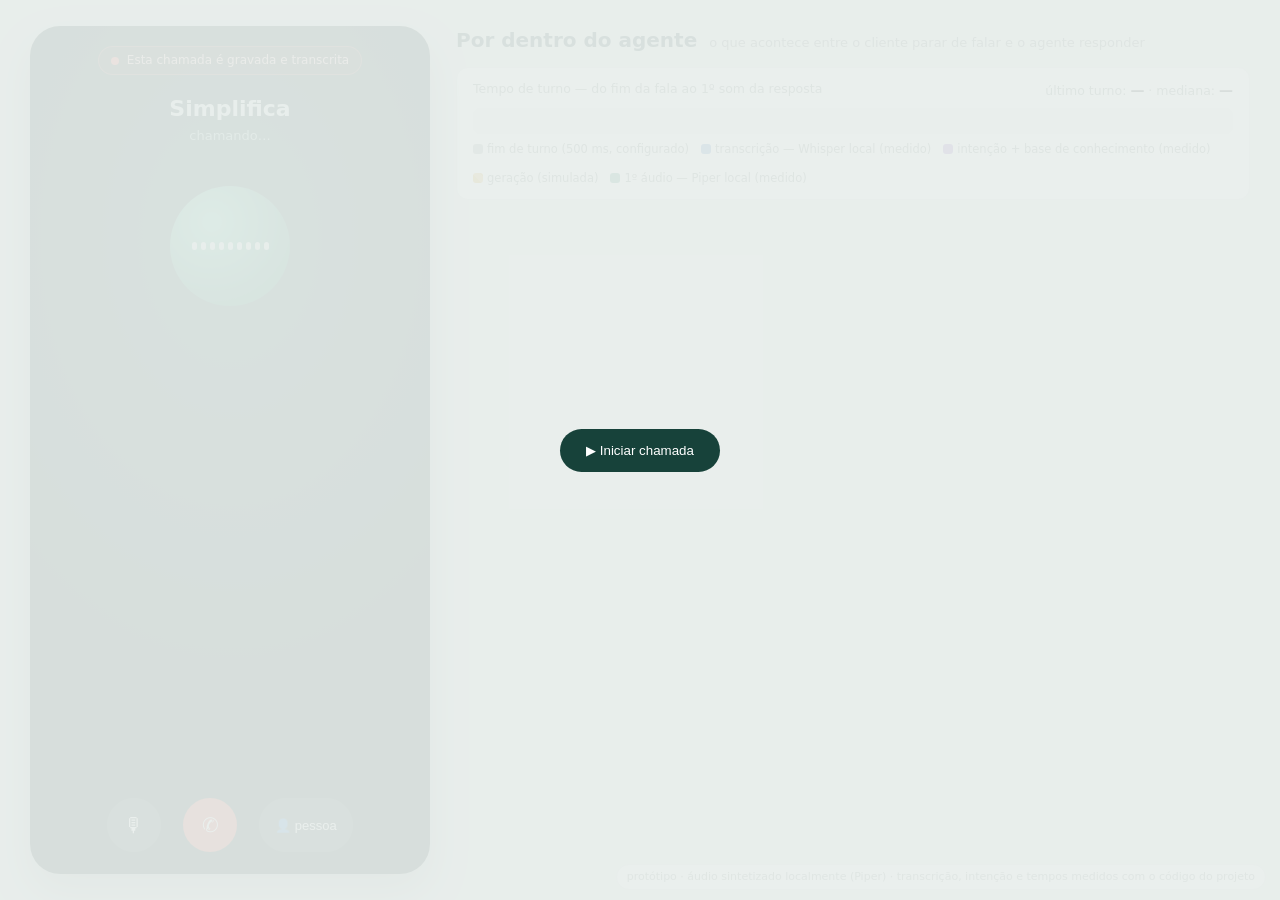
<file: preview/2026-11-06-voz-console/mock/voz.html>
<!doctype html>
<html lang="pt-BR">
<head>
<meta charset="utf-8">
<title>Chamada de voz — protótipo</title>
<style>
  :root { --green: #17423a; --deep: #0f2c27; --accent: #2e8b6e; --mint: #9fe0c6; --ink: #1c2522; --muted: #6b7a74; --line: #e1e8e5; }
  * { box-sizing: border-box; }
  body { margin: 0; font: 14px/1.45 "Inter", "Noto Sans", system-ui, sans-serif; color: var(--ink); background: #e9eeec; height: 100vh; overflow: hidden; }
  .stage { display: grid; grid-template-columns: 400px 1fr; gap: 26px; padding: 26px 30px; height: 100vh; }
  /* ---------------------------------------------------------- the call (customer side) */
  .call { background: radial-gradient(120% 80% at 50% 25%, #1d5247 0%, var(--deep) 62%); border-radius: 30px; color: #e8f4ef;
          display: flex; flex-direction: column; padding: 20px 22px 22px; box-shadow: 0 18px 40px rgba(15,44,39,.35); position: relative; overflow: hidden; }
  .rec { align-self: center; display: inline-flex; gap: 8px; align-items: center; background: rgba(201,74,61,.18); color: #ffd5cf;
         border: 1px solid rgba(255,140,125,.35); font-size: 12px; padding: 5px 12px; border-radius: 20px; }
  .rec i { width: 8px; height: 8px; border-radius: 50%; background: #ff6a57; animation: blink 1.2s infinite; }
  @keyframes blink { 50% { opacity: .25; } }
  .who { text-align: center; margin-top: 18px; }
  .who h2 { margin: 0; font-size: 22px; font-weight: 600; }
  .who .sub { color: #9fcbbd; font-size: 13px; margin-top: 2px; }
  .orbwrap { flex: none; height: 200px; display: grid; place-items: center; position: relative; }
  .orb { width: 120px; height: 120px; border-radius: 50%; background: radial-gradient(circle at 35% 30%, #5fd1a9, #1f7a5f 70%);
         box-shadow: 0 0 0 0 rgba(95,209,169,.5); display: grid; place-items: center; transition: transform .2s; }
  .orb.talk { animation: pulse 0.9s infinite; }
  .orb.listen { background: radial-gradient(circle at 35% 30%, #f7f3e6, #b9c9c3 70%); animation: pulse2 1.4s infinite; }
  .orb.think { background: radial-gradient(circle at 35% 30%, #a7b6f0, #5560a8 70%); animation: spin 1.2s linear infinite; }
  @keyframes pulse { 0% { box-shadow: 0 0 0 0 rgba(95,209,169,.55); transform: scale(1); } 50% { transform: scale(1.06); } 100% { box-shadow: 0 0 0 34px rgba(95,209,169,0); transform: scale(1); } }
  @keyframes pulse2 { 0% { box-shadow: 0 0 0 0 rgba(255,255,255,.35); } 100% { box-shadow: 0 0 0 30px rgba(255,255,255,0); } }
  @keyframes spin { 0% { filter: hue-rotate(0); transform: rotate(0); } 100% { filter: hue-rotate(40deg); transform: rotate(360deg); } }
  .bars { display: flex; gap: 4px; align-items: center; height: 40px; }
  .bars span { width: 5px; border-radius: 3px; background: rgba(255,255,255,.85); height: 8px; transition: height .12s; }
  .state { text-align: center; font-size: 13.5px; color: #cfe8df; height: 20px; }
  .transcript { margin-top: 10px; flex: 1; display: flex; flex-direction: column; justify-content: flex-end; gap: 8px; overflow: hidden; }
  .line { font-size: 14.5px; line-height: 1.45; padding: 9px 12px; border-radius: 12px; background: rgba(255,255,255,.07); }
  .line b { display: block; font-size: 10.5px; letter-spacing: .4px; text-transform: uppercase; color: var(--mint); margin-bottom: 2px; }
  .line.c { background: rgba(255,255,255,.14); }
  .line.c b { color: #ffe6a8; }
  .line .cut { color: #ffb4a8; font-size: 12px; font-style: italic; }
  .readback { position: absolute; left: 18px; right: 18px; top: 92px; background: #fdf3cf; color: #5d4a0d; border-radius: 14px; padding: 12px 14px;
              box-shadow: 0 10px 24px rgba(0,0,0,.25); transform: translateY(-14px); opacity: 0; transition: all .35s; font-size: 13.5px; }
  .readback.on { opacity: 1; transform: none; }
  .readback .fig { font-size: 22px; font-weight: 800; color: #3b2f06; }
  .controls { display: flex; justify-content: center; gap: 22px; margin-top: 14px; }
  .controls button { width: 54px; height: 54px; border-radius: 50%; border: 0; font-size: 20px; background: rgba(255,255,255,.12); color: #fff; }
  .controls .end { background: #d9493c; }
  .controls .human { font-size: 13px; width: auto; border-radius: 27px; padding: 0 16px; }
  .ended { position: absolute; inset: 0; background: rgba(15,44,39,.94); display: none; flex-direction: column; align-items: center; justify-content: center; gap: 8px; text-align: center; padding: 30px; }
  .ended.on { display: flex; }
  .ended h3 { margin: 0; font-size: 20px; }
  /* ---------------------------------------------------------- inside the agent */
  .inside { display: flex; flex-direction: column; min-height: 0; }
  .inside header { display: flex; align-items: baseline; gap: 12px; margin-bottom: 12px; }
  .inside h1 { margin: 0; font-size: 20px; color: var(--green); }
  .inside header .sub { color: var(--muted); font-size: 13px; }
  .budget { background: #fff; border: 1px solid var(--line); border-radius: 12px; padding: 12px 16px; margin-bottom: 12px; }
  .budget .t { display: flex; justify-content: space-between; font-size: 12.5px; color: var(--muted); margin-bottom: 8px; }
  .budget .t b { color: var(--ink); font-size: 14px; }
  .wf { display: flex; height: 26px; border-radius: 7px; overflow: hidden; background: #f1f4f2; }
  .wf div { display: grid; place-items: center; color: #fff; font-size: 11px; font-weight: 600; white-space: nowrap; overflow: hidden; width: 0; transition: width .5s ease; }
  .k-eot { background: #9aa8a3; } .k-stt { background: #3e7cc4; } .k-nlu { background: #8a5cc4; } .k-gen { background: repeating-linear-gradient(45deg, #d9a21b, #d9a21b 6px, #e6b84a 6px, #e6b84a 12px); } .k-tts { background: var(--accent); }
  .legend { display: flex; gap: 12px; font-size: 11.5px; color: var(--muted); margin-top: 7px; flex-wrap: wrap; }
  .legend i { display: inline-block; width: 10px; height: 10px; border-radius: 3px; margin-right: 4px; vertical-align: -1px; }
  .turns { flex: 1; overflow: hidden; display: flex; flex-direction: column; justify-content: flex-end; gap: 10px; -webkit-mask-image: linear-gradient(to bottom, transparent 0, #000 60px); mask-image: linear-gradient(to bottom, transparent 0, #000 60px); }
  .tc { background: #fff; border: 1px solid var(--line); border-radius: 12px; padding: 11px 14px; font-size: 13px; animation: in .35s ease; }
  @keyframes in { from { opacity: 0; transform: translateY(8px); } to { opacity: 1; } }
  .tc .h { display: flex; gap: 8px; align-items: center; margin-bottom: 6px; }
  .tc .h b { font-size: 12px; color: var(--muted); text-transform: uppercase; letter-spacing: .3px; }
  .tc .said { color: var(--muted); font-size: 12px; }
  .tc .heard { font-size: 14px; margin: 2px 0 6px; }
  .tags { display: flex; gap: 6px; flex-wrap: wrap; }
  .tag { font-size: 11.5px; font-weight: 600; padding: 2px 8px; border-radius: 6px; background: #eef2f0; color: #3f4c47; }
  .tag.ok { background: #e2f3ec; color: #1d6b52; } .tag.warn { background: #fbe5e1; color: #9c3329; } .tag.rb { background: #fdf3cf; color: #6c5612; }
  .tc .row { display: flex; gap: 10px; align-items: center; margin-top: 7px; }
  .tc .row .wf { flex: 1; height: 18px; }
  .tc .row .ms { font-variant-numeric: tabular-nums; font-weight: 700; font-size: 13px; width: 70px; text-align: right; }
  .tc.agent { background: #f7faf9; }
  .tc.barge { border-color: #f3b9b0; background: #fff6f4; }
  .mockflag { position: fixed; right: 14px; bottom: 10px; font-size: 11px; color: #7a8782; background: rgba(255,255,255,.85); border: 1px solid var(--line); padding: 4px 10px; border-radius: 20px; }
  .start { position: fixed; inset: 0; display: grid; place-items: center; background: rgba(233,238,236,.92); z-index: 9; }
  .start button { font: 600 16px inherit; padding: 14px 26px; border-radius: 30px; border: 0; background: var(--green); color: #fff; cursor: pointer; }
</style>
</head>
<body>
<div class="stage">
  <section class="call">
    <div class="rec"><i></i>Esta chamada é gravada e transcrita</div>
    <div class="who"><h2>Simplifica</h2><div class="sub" id="timer">chamando…</div></div>
    <div class="orbwrap"><div class="orb" id="orb"><div class="bars" id="bars"></div></div></div>
    <div class="state" id="state"></div>
    <div class="transcript" id="tx"></div>
    <div class="readback" id="rb"><div style="font-size:11.5px;font-weight:700;text-transform:uppercase;letter-spacing:.4px">Valor ouvido · confirmando com você</div><div class="fig" id="rbfig"></div><div id="rbtxt" style="font-size:12.5px">valores ditos por voz são sempre lidos de volta antes de virar ação</div></div>
    <div class="controls"><button title="microfone">🎙</button><button class="end" title="encerrar">✆</button><button class="human" title="falar com uma pessoa">👤 pessoa</button></div>
    <div class="ended" id="ended"><div style="font-size:40px">✓</div><h3>Chamada encerrada</h3><div id="endsum" style="color:#cfe8df;font-size:13.5px"></div></div>
  </section>

  <section class="inside">
    <header><h1>Por dentro do agente</h1><span class="sub">o que acontece entre o cliente parar de falar e o agente responder</span></header>
    <div class="budget">
      <div class="t"><span>Tempo de turno — do fim da fala ao 1º som da resposta</span><span>último turno: <b id="last">—</b> · mediana: <b id="median">—</b></span></div>
      <div class="wf" id="wfmain"><div class="k-eot"></div><div class="k-stt"></div><div class="k-nlu"></div><div class="k-gen"></div><div class="k-tts"></div></div>
      <div class="legend"><span><i class="k-eot"></i>fim de turno (500 ms, configurado)</span><span><i class="k-stt"></i>transcrição — Whisper local (medido)</span><span><i class="k-nlu"></i>intenção + base de conhecimento (medido)</span><span><i class="k-gen"></i>geração (simulada)</span><span><i class="k-tts"></i>1º áudio — Piper local (medido)</span></div>
    </div>
    <div class="turns" id="turns"></div>
  </section>
</div>
<div class="mockflag">protótipo · áudio sintetizado localmente (Piper) · transcrição, intenção e tempos medidos com o código do projeto</div>
<div class="start" id="start"><button onclick="startCall()">▶ Iniciar chamada</button></div>
<script>
const GEN_MS = 600; // generation is scripted in this preview; budgeted, not measured
const BARGE_AT = 0.6; // fraction of agent turn 3 spoken before the customer cuts in
const INTENT = { second_copy: 'segunda via', negotiation: 'negociação', dispute: 'contestação', small_talk: 'conversa', payment_claim: 'pagamento informado',
                 debt_inquiry: 'consulta de débito', opt_out: 'opt-out', unknown: 'não entendida' };
const FIG = { '450': 'R$ 450,00 de entrada', 'três': '3 parcelas' };
let T, t0, events = [], spans = [], audioOn = new URLSearchParams(location.search).has('audio');
const $ = id => document.getElementById(id);
const sleep = ms => new Promise(r => setTimeout(r, ms));
const now = () => performance.now() - t0;

const bars = $('bars'); bars.innerHTML = Array.from({ length: 9 }, () => '<span></span>').join('');
let barTimer;
function animateBars(on) {
  clearInterval(barTimer);
  bars.querySelectorAll('span').forEach(s => s.style.height = '8px');
  if (on) barTimer = setInterval(() => bars.querySelectorAll('span').forEach(s => s.style.height = (8 + Math.random() * 30) + 'px'), 110);
}
function setState(kind, text) {
  $('orb').className = 'orb ' + (kind || ''); $('state').textContent = text; animateBars(kind === 'talk' || kind === 'listen');
}
function addLine(cls, who) {
  const el = document.createElement('div'); el.className = 'line ' + cls; el.innerHTML = `<b>${who}</b><span></span>`;
  $('tx').appendChild(el); while ($('tx').children.length > 3) $('tx').firstChild.remove(); return el.querySelector('span');
}
async function typeWords(span, text, ms, stopAt = 1) {
  const words = text.split(' '), n = Math.max(1, Math.round(words.length * stopAt));
  for (let i = 0; i < n; i++) { span.textContent = words.slice(0, i + 1).join(' '); await sleep(ms * stopAt / n); }
}
function play(file, ms) {
  events.push({ audio: file, at: Math.round(now()), dur: Math.round(ms) });
  if (audioOn) { const a = new Audio('voice/' + file); a.play(); setTimeout(() => a.pause(), ms); }
}
function tick() { const s = Math.floor(now() / 1000); $('timer').textContent = `em chamada · ${Math.floor(s / 60)}:${String(s % 60).padStart(2, '0')}`; }

function waterfall(el, parts, total) {
  const ks = ['eot', 'stt', 'nlu', 'gen', 'tts'];
  ks.forEach((k, i) => { const d = el.children[i]; d.style.width = (parts[i] / total * 100) + '%'; d.textContent = parts[i] / total > 0.09 ? parts[i] + ' ms' : ''; });
}

async function customerTurn(t, nextAgent) {
  setState('listen', 'ouvindo você…');
  const span = addLine('c', 'você');
  play(t.audio, t.audio_ms);
  await typeWords(span, t.heard, t.audio_ms);
  // after the customer stops: end of turn, STT, intent + retrieval, generation, first audio
  setState('think', 'processando…');
  const nlu = Math.max(1, Math.round(t.intent_ms + t.retrieval_ms));
  const parts = [T.end_of_turn_ms, t.stt_ms, nlu, GEN_MS, nextAgent.tts_first_audio_ms];
  const total = parts.reduce((a, b) => a + b, 0);
  spans.push(total);
  const card = document.createElement('div'); card.className = 'tc';
  const wrong = t.intent === 'second_copy';
  card.innerHTML = `<div class="h"><b>Turno do cliente</b>${t.wer > 0 ? `<span class="tag">WER ${Math.round(t.wer * 100)}%</span>` : '<span class="tag ok">transcrição exata</span>'}</div>
    <div class="said">disse: “${t.text}”</div><div class="heard">ouvido: “${t.heard}”</div>
    <div class="tags"><span class="tag ${wrong ? 'warn' : 'ok'}">intenção: ${INTENT[t.intent] || t.intent}${wrong ? ' ⚠ leitura errada' : ''}</span>
      <span class="tag">base: ${[...new Set(t.retrieved.map(r => r.split(':')[0].replace(/\.(md|csv)$/, '')))].slice(0, 2).join(', ')}</span>
      ${t.read_back ? `<span class="tag rb">valor ouvido: ${t.figures.join(', ')} → ler de volta</span>` : '<span class="tag">sem valor falado</span>'}</div>
    <div class="row"><div class="wf"><div class="k-eot"></div><div class="k-stt"></div><div class="k-nlu"></div><div class="k-gen"></div><div class="k-tts"></div></div><div class="ms">${(total / 1000).toFixed(2).replace('.', ',')} s</div></div>`;
  $('turns').appendChild(card); while ($('turns').children.length > 4) $('turns').firstChild.remove();
  await sleep(60);
  waterfall(card.querySelector('.wf'), parts, total);
  waterfall($('wfmain'), parts, total);
  $('last').textContent = (total / 1000).toFixed(2).replace('.', ',') + ' s';
  const sorted = [...spans].sort((a, b) => a - b), med = sorted[Math.floor((sorted.length - 1) / 2)];
  $('median').textContent = (med / 1000).toFixed(2).replace('.', ',') + ' s';
  await sleep(total);
  if (t.read_back) { $('rbfig').textContent = t.figures.map(f => FIG[f] || f).join(' · '); $('rb').classList.add('on'); }
}

async function agentTurn(t, barge) {
  setState('talk', barge ? 'agente falando…' : 'agente falando…');
  const span = addLine('', 'agente');
  const frac = barge ? BARGE_AT : 1;
  play(t.audio, t.audio_ms * frac);
  await typeWords(span, t.text, t.audio_ms, frac);
  if (barge) {
    span.insertAdjacentHTML('beforeend', ' <span class="cut">— interrompido</span>');
    const card = document.createElement('div'); card.className = 'tc barge';
    card.innerHTML = `<div class="h"><b>Interrupção</b><span class="tag warn">o cliente começou a falar</span></div>O agente parou no meio da frase e passou a ouvir. A oferta já tinha sido feita; o restante não foi repetido.`;
    $('turns').appendChild(card);
  }
  $('rb').classList.remove('on');
}

async function startCall() {
  $('start').remove();
  T = await (await fetch('voice/turns.json')).json();
  t0 = performance.now(); window.__t0 = t0;
  setState('', 'chamando…'); await sleep(1600);
  const timer = setInterval(tick, 250); tick();
  const turns = T.turns;
  for (let i = 0; i < turns.length; i++) {
    const t = turns[i];
    if (t.speaker === 'agente') {
      await agentTurn(t, t.n === 3);
      if (i < turns.length - 1) await sleep(t.n === 3 ? 80 : 350);
    } else {
      await customerTurn(t, turns[i + 1]);
    }
  }
  clearInterval(timer); setState('', ''); animateBars(false);
  const s = Math.floor(now() / 1000);
  $('endsum').innerHTML = `${Math.floor(s / 60)} min ${s % 60} s · acordo proposto: entrada de R$ 450,00 + 3 × R$ 130,00<br>registro completo da chamada enviado ao console`;
  $('ended').classList.add('on');
  window.__done = true;
}
window.__events = events;
if (new URLSearchParams(location.search).has('auto')) window.addEventListener('load', () => setTimeout(startCall, 300));
</script>
</body>
</html>
</file>
<file: pitch/assets/fonts/fonts.css>
/* Self-hosted latin subset — vendored for offline use */

/* Bricolage Grotesque — variable (display) */
@font-face {
  font-family: 'Bricolage Grotesque';
  font-style: normal;
  font-weight: 400 800;
  font-display: swap;
  src: url('./bricolage-grotesque.woff2') format('woff2');
}

/* IBM Plex Sans — variable (body) */
@font-face {
  font-family: 'IBM Plex Sans';
  font-style: normal;
  font-weight: 400 600;
  font-display: swap;
  src: url('./ibm-plex-sans.woff2') format('woff2');
}

/* IBM Plex Mono — static (labels / data) */
@font-face {
  font-family: 'IBM Plex Mono';
  font-style: normal;
  font-weight: 400;
  font-display: swap;
  src: url('./ibm-plex-mono-400.woff2') format('woff2');
}
@font-face {
  font-family: 'IBM Plex Mono';
  font-style: normal;
  font-weight: 500;
  font-display: swap;
  src: url('./ibm-plex-mono-500.woff2') format('woff2');
}
</file>
<file: pitch/css/theme.css>
/* ============================================================
   Sistema Multiagente de Cobrança — pitch theme
   Deep-blue editorial minimalism
   ============================================================ */

:root {
  /* palette */
  --paper:        #f6f5ef;   /* warm off-white background      */
  --paper-2:      #fbfaf6;   /* card / raised surface          */
  --ink:          #0c1a23;   /* near-black blue ink            */
  --muted:        #5a6770;   /* secondary text                 */
  --hairline:     rgba(12, 26, 35, 0.12);
  --hairline-2:   rgba(12, 26, 35, 0.22);

  --blue:        #074d71;   /* primary deep blue accent       */
  --blue-600:    #053a56;
  --blue-300:    #4f97bd;
  --blue-tint:   #e4eef4;   /* pale blue fill                 */
  --alert:        #b4541f;   /* clay — used sparingly (trends) */

  /* type */
  --font-display: 'Bricolage Grotesque', system-ui, sans-serif;
  --font-body:    'IBM Plex Sans', system-ui, sans-serif;
  --font-mono:    'IBM Plex Mono', ui-monospace, monospace;
}

/* ---------- deck base ---------------------------------------- */
html, body { background: var(--paper); }

.reveal {
  font-family: var(--font-body);
  color: var(--ink);
  font-weight: 400;
  font-size: 26px;
  letter-spacing: -0.005em;
}

.reveal .slides { text-align: left; }

.reveal .slides section {
  padding: 0 92px;
  box-sizing: border-box;
  display: flex;
  flex-direction: column;
  justify-content: flex-start;
}

/* subtle paper grain / atmosphere via layered radial tints */
.reveal-viewport {
  background:
    radial-gradient(120% 90% at 12% -10%, rgba(7,77,113,0.05), transparent 55%),
    radial-gradient(90% 80% at 105% 110%, rgba(7,77,113,0.06), transparent 50%),
    var(--paper);
}

/* ---------- shared type components --------------------------- */
.kicker {
  font-family: var(--font-mono);
  font-size: 15px;
  font-weight: 500;
  letter-spacing: 0.22em;
  text-transform: uppercase;
  color: var(--blue);
  margin: 0 0 26px;
  display: flex;
  align-items: center;
  gap: 12px;
}
.kicker::before {
  content: "";
  width: 26px;
  height: 2px;
  background: var(--blue);
  display: inline-block;
}

.reveal h1.headline,
.reveal h2.headline {
  font-family: var(--font-display);
  font-weight: 600;
  line-height: 1.02;
  letter-spacing: -0.025em;
  color: var(--ink);
  margin: 0 0 18px;
  text-transform: none;
}
.reveal h2.headline { font-size: 60px; max-width: 18ch; }
.reveal .headline em { font-style: normal; color: var(--blue); }

.lead {
  font-size: 27px;
  line-height: 1.4;
  color: var(--muted);
  max-width: 30ch;
  margin: 0;
}

.source, .caption {
  font-family: var(--font-mono);
  font-size: 14px;
  letter-spacing: 0.04em;
  color: var(--muted);
}
.source { margin-top: 30px; }

/* spacer that pushes following content to the bottom */
.grow { flex: 1 1 auto; }

/* ---------- slide 1 : cover ---------------------------------- */
.cover { justify-content: center; }
.cover .kicker { margin-bottom: 30px; }
.cover h1.headline {
  font-size: 86px;
  line-height: 0.98;
  max-width: 17ch;
  margin-bottom: 28px;
}
.cover .lead { font-size: 30px; max-width: 34ch; margin-bottom: 46px; }

.tagrow { display: flex; flex-wrap: wrap; gap: 10px; margin-bottom: 54px; }
.tag {
  font-family: var(--font-mono);
  font-size: 14px;
  letter-spacing: 0.08em;
  text-transform: uppercase;
  color: var(--blue-600);
  background: var(--blue-tint);
  border: 1px solid var(--hairline);
  border-radius: 999px;
  padding: 7px 15px;
}

.cover-meta {
  display: flex;
  flex-wrap: wrap;
  gap: 8px 40px;
  font-size: 19px;
  color: var(--ink);
  border-top: 1px solid var(--hairline);
  padding-top: 24px;
}
.cover-meta .role {
  display: block;
  font-family: var(--font-mono);
  font-size: 12.5px;
  letter-spacing: 0.14em;
  text-transform: uppercase;
  color: var(--muted);
  margin-bottom: 3px;
}

/* ---------- big stats --------------------------------------- */
.stat-row { display: flex; gap: 64px; align-items: flex-end; margin: 10px 0 4px; flex-wrap: wrap; }
.stat .num {
  font-family: var(--font-display);
  font-weight: 700;
  font-size: 104px;
  line-height: 0.9;
  letter-spacing: -0.04em;
  color: var(--blue);
  display: block;
}
.stat .num small { font-size: 0.42em; font-weight: 600; letter-spacing: -0.01em; }
.stat .cap {
  display: block;
  margin-top: 14px;
  font-size: 21px;
  color: var(--ink);
  max-width: 16ch;
  line-height: 1.25;
}
.trend {
  font-family: var(--font-mono);
  font-size: 17px;
  color: var(--alert);
  font-weight: 500;
  letter-spacing: 0.02em;
  margin-top: 16px;
  display: inline-flex;
  align-items: center;
  gap: 8px;
}

/* ---------- point lists (problem / innovation) -------------- */
.points { list-style: none; margin: 6px 0 0; padding: 0; display: grid; gap: 22px; }
.points.cols2 { grid-template-columns: 1fr 1fr; gap: 26px 52px; }
.point { display: grid; grid-template-columns: 44px 1fr; gap: 18px; align-items: start; }
.point .ico {
  width: 40px; height: 40px;
  display: grid; place-items: center;
  border: 1px solid var(--hairline-2);
  border-radius: 11px;
  background: var(--paper-2);
  color: var(--blue);
}
.point .ico svg { width: 22px; height: 22px; }
.point .t { display: block; font-family: var(--font-display); font-weight: 600; font-size: 23px; color: var(--ink); letter-spacing: -0.01em; }
.point .d { display: block; font-size: 19px; color: var(--muted); line-height: 1.35; margin-top: 3px; }

/* ---------- two-column generic ------------------------------ */
.cols { display: grid; grid-template-columns: 1.05fr 0.95fr; gap: 56px; align-items: center; }
.cols.diagram-right { grid-template-columns: 0.78fr 1.22fr; }

/* ---------- diagram canvas ---------------------------------- */
.figure { width: 100%; }
.figure svg { width: 100%; height: auto; display: block; overflow: visible; }
.fig-cap {
  font-family: var(--font-mono);
  font-size: 14px;
  color: var(--muted);
  letter-spacing: 0.03em;
  margin-top: 16px;
}

/* SVG diagram language ------------------------------------- */
.dg-node    { fill: var(--paper-2); stroke: var(--hairline-2); stroke-width: 1.5; }
.dg-node-em { fill: var(--blue);   stroke: var(--blue);      stroke-width: 1.5; }
.dg-node-tint { fill: var(--blue-tint); stroke: var(--blue-300); stroke-width: 1.5; }
.dg-type {
  font-family: var(--font-mono); font-size: 11.5px; font-weight: 500;
  letter-spacing: 0.14em; text-transform: uppercase; fill: var(--muted);
}
.dg-type.on { fill: rgba(255,255,255,0.75); }
.dg-name {
  font-family: var(--font-display); font-weight: 600; font-size: 19px;
  letter-spacing: -0.01em; fill: var(--ink);
}
.dg-name.on { fill: #fff; }
.dg-sub { font-family: var(--font-body); font-size: 13.5px; fill: var(--muted); }
.dg-sub.on { fill: rgba(255,255,255,0.82); }
.dg-flow { fill: none; stroke: var(--blue); stroke-width: 1.8; }
.dg-flow-soft { fill: none; stroke: var(--hairline-2); stroke-width: 1.5; }
.dg-chip { fill: var(--paper-2); stroke: var(--hairline-2); stroke-width: 1.25; }
.dg-chip-tx { font-family: var(--font-mono); font-size: 12.5px; letter-spacing: 0.02em; fill: var(--ink); }
.dg-band { font-family: var(--font-mono); font-size: 12px; letter-spacing: 0.18em; text-transform: uppercase; fill: var(--muted); }

/* ---------- diagram slides (figure-led) ---------------------- */
.slide-fig { padding-top: 50px; padding-bottom: 46px; }
.slide-fig .kicker { margin-bottom: 18px; }
.slide-fig h2.headline { font-size: 44px; margin-bottom: 10px; max-width: 26ch; }
.slide-fig .figure {
  margin-top: 18px;
  display: flex;
  flex-direction: column;
  align-items: center;
}
.slide-fig .figure svg { width: 100%; max-width: 1120px; max-height: 470px; }
.slide-fig .fig-cap { margin-top: 18px; text-align: center; }

/* ---------- closing slide ----------------------------------- */
.rq {
  font-family: var(--font-display);
  font-weight: 500;
  font-size: 33px;
  line-height: 1.28;
  letter-spacing: -0.02em;
  color: var(--ink);
  max-width: 30ch;
  border-left: 3px solid var(--blue);
  padding-left: 28px;
  margin: 4px 0 0;
}
.rq em { font-style: normal; color: var(--blue); }
.impact { display: flex; gap: 48px; margin-top: 38px; flex-wrap: wrap; }
.impact .it .k { font-family: var(--font-mono); font-size: 13px; letter-spacing: 0.12em; text-transform: uppercase; color: var(--muted); display: block; margin-bottom: 6px; }
.impact .it .v { font-family: var(--font-display); font-weight: 600; font-size: 24px; color: var(--blue); }

/* ---------- fixed chrome ------------------------------------ */
.deck-brand {
  position: fixed;
  top: 26px; left: 30px;
  z-index: 30;
  font-family: var(--font-mono);
  font-size: 12px;
  letter-spacing: 0.18em;
  text-transform: uppercase;
  color: var(--muted);
  opacity: 0.7;
  pointer-events: none;
}
.reveal .slide-number {
  font-family: var(--font-mono);
  font-size: 13px;
  background: transparent;
  color: var(--muted);
  right: 30px; bottom: 22px;
}
.reveal .progress { color: var(--blue); height: 3px; }
.reveal .controls { color: var(--blue); }

/* print/pdf: keep brand off the corner overlap */
@media print { .deck-brand { display: none; } }

/* PDF export (open index.html?print-pdf, then Save as PDF) — 16:9 landscape */
@page { size: 1280px 720px; margin: 0; }
@media print {
  .reveal .slides section { justify-content: center; }
}
</file>
<file: poster/poster.css>
/* A0 poster, "editorial" layout.

   Header, footer and colours follow the official Católica SC template
   (The-Portfolio-Playbook, demoday/TEMPLATE_POSTER_PORTFOLIO.pptx):
   - red bars #C00000 under the header and at the foot of the page;
   - title in bold #C00000, author in bold italic black, e-mail in bold italic #000099,
     course line in bold italic #C00000, all centred to the right of the logo;
   - body in Arial (Liberation Sans, metric-compatible), near-black on white.

   The body is a strict two-column grid. Each section heading is uppercase, letter-spaced,
   red, prefixed by a light-grey number and set on a thin grey rule. Red is the one strong
   accent; boxes have light fills and no outlines. Sizes are in pt and mm so the screen
   preview and the print are the same object. Every visible text is >= 20 pt
   (export-pdf.sh refuses to build otherwise). */

@page { size: 841mm 1189mm; margin: 0; }

:root {
  --red: #C00000;        /* template: title, headings, bars; the single accent */
  --navy: #000099;       /* template: e-mail only (and sparingly in diagrams) */
  --ink: #1A1A1A;        /* body text, near-black */
  --ink-2: #4A4A4A;      /* captions, sources: 8.9:1 on white */
  --num: #B8B8B8;        /* section numbers */
  --rule: #D6D6D6;       /* thin rules */
  --fill: #F3F3F3;       /* light box fill */
  --red-fill: #FBECEC;   /* light red fill */
  --paper: #FFFFFF;

  --page-w: 841mm;
  --page-h: 1189mm;
  --side: 30mm;          /* page margin */
  --gutter: 30mm;        /* column gap */
  --rhythm: 10mm;        /* space between sections */
}

* { box-sizing: border-box; margin: 0; padding: 0; }

html, body {
  background: var(--paper);
  color: var(--ink);
  font-family: Arial, "Liberation Sans", Arimo, Helvetica, sans-serif;
  -webkit-print-color-adjust: exact;
  print-color-adjust: exact;
}

.page {
  position: relative;
  width: var(--page-w);
  height: var(--page-h);
  overflow: hidden;
  display: flex;
  flex-direction: column;
  background: var(--paper);
}

/* ---------- header (template) ----------------------------------------------- */
.hdr {
  height: 121mm;
  display: grid;
  grid-template-columns: 222mm 1fr;
  align-items: center;
  padding: 4mm var(--side) 0 24mm;
}
.hdr .logo { width: 200mm; height: auto; display: block; }
.hdr .who { text-align: center; }
.hdr h1 {
  color: var(--red);
  font-size: 56pt;
  font-weight: 700;
  line-height: 1.06;
  margin-bottom: 3mm;
}
.hdr .sub    { font-size: 30pt; color: var(--ink); line-height: 1.2; margin-bottom: 3mm; }
.hdr .name   { font-size: 36pt; font-weight: 700; font-style: italic; line-height: 1.2; color: #000; }
.hdr .mail   { font-size: 32pt; font-weight: 700; font-style: italic; color: var(--navy); line-height: 1.25; }
.hdr .course { font-size: 27pt; font-weight: 700; font-style: italic; color: var(--red); line-height: 1.3; }
.hdr .advisor{ font-size: 24pt; font-style: italic; line-height: 1.3; color: var(--ink-2); }

.bar { background: var(--red); height: 7.4mm; flex: none; }
.bar.foot { position: absolute; left: 0; right: 0; bottom: 1.1mm; }

/* ---------- body grid -------------------------------------------------------- */
main {
  flex: 1;
  padding: 11mm var(--side) 12mm;
  display: flex;
  flex-direction: column;
  gap: var(--rhythm);
  min-height: 0;
}
.row { display: grid; grid-template-columns: 1fr 1fr; column-gap: var(--gutter); align-items: start; }

/* section heading: grey number, red uppercase letter-spaced title, thin rule */
h2 {
  display: flex;
  align-items: baseline;
  gap: 5mm;
  color: var(--red);
  font-size: 32pt;
  font-weight: 700;
  text-transform: uppercase;
  letter-spacing: 0.14em;
  line-height: 1.1;
  padding-bottom: 3mm;
  border-bottom: 0.5mm solid var(--rule);
  margin-bottom: 6mm;
}
h2 .n { color: var(--num); letter-spacing: 0.04em; font-weight: 700; }

p, li { font-size: 25pt; line-height: 1.3; }
strong { font-weight: 700; }
em { font-style: italic; }
.src  { font-size: 20pt; line-height: 1.25; color: var(--ink-2); }
.cap  { font-size: 21pt; line-height: 1.25; color: var(--ink-2); margin-top: 3mm; }
.cap b { color: var(--ink); }

svg.dia { display: block; width: 100%; height: auto; overflow: visible; }
svg.dia text { font-family: Arial, "Liberation Sans", Arimo, Helvetica, sans-serif; fill: var(--ink); }
svg.dia .t  { font-size: 9px;   font-weight: 700; }   /* 9 mm  = 25.5 pt (1 unit = 1 mm) */
svg.dia .k  { font-size: 8.4px; font-weight: 700; }   /* 8.4mm = 23.8 pt */
svg.dia .s  { font-size: 7.6px; }                     /* 7.6mm = 21.5 pt */
svg.dia .g  { fill: var(--ink-2); }
svg.dia .c  { text-anchor: middle; }
svg.dia .e  { text-anchor: end; }
svg.dia .red  { fill: var(--red); }
svg.dia .ls { letter-spacing: 0.08em; }

.col { display: flex; flex-direction: column; gap: var(--rhythm); }

/* ---------- 02 ética: compact check list, three per row -------------------------- */
.ethics { list-style: none; display: grid; grid-template-columns: 1fr 1fr; gap: 3mm 8mm; }
.ethics li { position: relative; padding-left: 9mm; font-size: 22pt; line-height: 1.2; }
.ethics li::before {
  content: ""; position: absolute; left: 0; top: 0.6mm; width: 6.5mm; height: 6.5mm;
  background: url("data:image/svg+xml,%3Csvg xmlns='http://www.w3.org/2000/svg' viewBox='0 0 24 24'%3E%3Cpath d='M4 12.5l5 5 11-12' fill='none' stroke='%23C00000' stroke-width='3' stroke-linecap='round' stroke-linejoin='round'/%3E%3C/svg%3E") center/contain no-repeat;
}

/* ---------- 01 contexto -------------------------------------------------------- */
.stats { display: grid; grid-template-columns: 1fr 1fr; gap: 10mm; }
.stat .num { display: block; font-size: 70pt; font-weight: 700; line-height: 1; letter-spacing: -0.01em; }
.stat .num small { font-size: 38pt; }
.stat .lbl { display: block; font-size: 23pt; line-height: 1.22; margin-top: 2mm; color: var(--ink-2); }
.ctx .src { margin-top: 3mm; }

.bullets { list-style: none; margin-top: 6mm; display: grid; gap: 3mm; }
.bullets li { position: relative; padding-left: 9mm; }
.bullets li::before {
  content: ""; position: absolute; left: 0; top: 4.2mm;
  width: 3.4mm; height: 3.4mm; background: var(--red); border-radius: 50%;
}
.question { margin-top: 6mm; background: var(--fill); padding: 5mm 7mm; }
.question .lbl {
  display: block; color: var(--red); font-weight: 700; font-size: 21pt;
  text-transform: uppercase; letter-spacing: 0.12em; margin-bottom: 1.5mm;
}
.question p { font-size: 26pt; line-height: 1.28; }

/* ---------- figures -------------------------------------------------------------- */
figure.fig { margin: 0; }
figure.fig figcaption { font-size: 21pt; line-height: 1.25; color: var(--ink-2); margin-top: 3mm; }
figure.fig figcaption b { color: var(--ink); font-weight: 700; }

.shots { display: flex; justify-content: space-between; align-items: flex-start; gap: 12mm; }
.shot { width: min-content; }
.shot img {
  display: block; height: 148mm; width: auto;
  border-radius: 3mm;
  box-shadow: 0 0.6mm 3mm rgba(0, 0, 0, 0.16);
}
.shot figcaption { max-width: 100%; }

/* ---------- 05 resultados ---------------------------------------------------------- */
.heroes { display: grid; grid-template-columns: 1fr 1fr; gap: 9mm 12mm; align-content: start; }
.hero .v { display: block; font-size: 76pt; font-weight: 700; line-height: 1; letter-spacing: -0.01em; color: var(--ink); }
.hero.hl .v { color: var(--red); }
.hero .d { display: block; font-size: 23pt; line-height: 1.24; margin-top: 2.5mm; }

.chart-title { font-size: 24pt; font-weight: 700; }
.legend { display: flex; flex-wrap: wrap; gap: 2mm 9mm; margin: 2mm 0 3mm; }
.legend span { font-size: 21pt; display: inline-flex; align-items: center; gap: 3mm; }
.legend i { display: inline-block; width: 13mm; height: 1.6mm; }

/* ---------- 06 engenharia ------------------------------------------------------------- */
.eng { list-style: none; display: grid; gap: 3.5mm; }
.eng li { display: grid; grid-template-columns: 13mm 1fr; column-gap: 6mm; align-items: center; font-size: 24pt; line-height: 1.25; }
.eng svg { width: 13mm; height: 13mm; display: block; }

/* ---------- 07 conclusões --------------------------------------------------------------- */
.concl { list-style: none; display: grid; gap: 5mm; counter-reset: c; }
.concl li { position: relative; padding-left: 12mm; counter-increment: c; font-size: 24pt; }
.concl li::before {
  content: counter(c); position: absolute; left: 0; top: 0;
  color: var(--red); font-weight: 700; font-size: 25pt;
}
.limits { margin-top: 6mm; padding-top: 4mm; border-top: 0.5mm solid var(--rule); font-size: 22pt; color: var(--ink-2); line-height: 1.28; }
.limits b { color: var(--ink); }

/* ---------- 08 acesse ---------------------------------------------------------------- */
.access { display: grid; grid-template-columns: 104mm 1fr; column-gap: 12mm; align-items: start; }
.qr { margin: 0; display: flex; flex-direction: column; }
.qr .code { background: #fff; display: inline-block; }
.qr img { display: block; image-rendering: pixelated; }
.qr.main img { width: 96mm; height: 96mm; }
.qr.main .code { padding: 4mm; outline: 1mm solid var(--red); }
.cta { color: var(--red); font-weight: 700; font-size: 30pt; line-height: 1.15; margin-bottom: 7mm; }
.qr .url { font-size: 20pt; color: var(--ink-2); line-height: 1.2; margin-top: 1mm; }
.qr-side { display: flex; gap: 10mm; }
.qr.small { align-items: flex-start; }
.qr.small img { width: 58mm; height: 58mm; }
.qr.small .code { padding: 2.5mm; background: #fff; outline: 0.4mm solid var(--rule); }
.qr .lbl { font-size: 23pt; font-weight: 700; line-height: 1.15; margin-top: 2.5mm; }

/* ---------- 09 referências ---------------------------------------------------------- */
.refs p { font-size: 20pt; line-height: 1.22; margin-bottom: 1.2mm; padding-left: 6mm; text-indent: -6mm; }

/* screen preview: grey surround so the page edge is visible */
@media screen {
  html { background: #888; }
  body { background: #888; padding: 10mm; }
  .page { box-shadow: 0 0 6mm rgba(0,0,0,.4); }
}
@media print {
  body { padding: 0; }
}
</file>
<file: pitch/css/defesa.css>
/* ============================================================
   Defense deck — additions on top of theme.css
   theme.css stays as the proposal pitch left it; everything the
   results deck needs beyond it (tables, screenshots, denser slides)
   lives here.
   ============================================================ */

/* denser content slides: the defense carries more per slide than the pitch */
.dense { padding-top: 46px; }
.dense .kicker { margin-bottom: 16px; }
.reveal .dense h2.headline { font-size: 46px; max-width: 28ch; margin-bottom: 18px; }

/* ---------- result tables ----------------------------------- */
.tbl {
  border-collapse: collapse;
  font-size: 19px;
  font-variant-numeric: tabular-nums;
  margin: 4px 0 0;
}
.tbl th {
  font-family: var(--font-mono);
  font-size: 12.5px;
  font-weight: 500;
  letter-spacing: 0.1em;
  text-transform: uppercase;
  color: var(--muted);
  text-align: right;
  padding: 0 0 10px 26px;
  border-bottom: 1px solid var(--hairline-2);
  white-space: nowrap;
}
.tbl td {
  padding: 9px 0 9px 26px;
  text-align: right;
  border-bottom: 1px solid var(--hairline);
  white-space: nowrap;
}
.tbl th:first-child, .tbl td:first-child { text-align: left; padding-left: 0; }
.tbl tr.em td { color: var(--blue); font-weight: 600; }
.tbl tr.base td { color: var(--muted); }
.tbl.small { font-size: 17px; }
.tbl.small td { padding-top: 7px; padding-bottom: 7px; }

/* ---------- compact point lists ----------------------------- */
.points.tight { gap: 14px; }
.points.tight .point .t { font-size: 21px; }
.points.tight .point .d { font-size: 17.5px; }

/* plain bullet list for limitations / future work */
.bul { list-style: none; margin: 0; padding: 0; display: grid; gap: 12px; }
.bul li {
  position: relative;
  padding-left: 26px;
  font-size: 20px;
  line-height: 1.32;
  color: var(--ink);
}
.bul li::before {
  content: "";
  position: absolute;
  left: 0; top: 0.6em;
  width: 10px; height: 2px;
  background: var(--blue);
}
.bul li b { font-family: var(--font-display); font-weight: 600; }
.bul.cols2 { grid-template-columns: 1fr 1fr; gap: 12px 44px; }

/* ---------- figures (raster) -------------------------------- */
.shot {
  display: block;
  border: 1px solid var(--hairline-2);
  border-radius: 14px;
  background: var(--paper-2);
  box-shadow: 0 18px 40px -26px rgba(12, 26, 35, 0.45);
}
.shots { display: flex; gap: 22px; justify-content: center; }
.shots .shot { height: 470px; width: auto; }
.chart { display: block; max-width: 100%; max-height: 430px; margin: 0 auto; }

/* side note beside a table or chart */
.note {
  font-size: 19px;
  line-height: 1.4;
  color: var(--muted);
}
.note b { color: var(--ink); font-weight: 600; }
.note .hl { color: var(--blue); font-weight: 600; }

/* a single big finding under a table */
.finding {
  margin-top: 22px;
  border-left: 3px solid var(--alert);
  padding: 4px 0 4px 20px;
  font-size: 21px;
  line-height: 1.35;
  max-width: 52ch;
}
.finding b { color: var(--alert); }

/* small stat tiles, denser than the pitch's 104px numbers */
.stat-row.sm { gap: 48px; }
.stat-row.sm .stat .num { font-size: 66px; }
.stat-row.sm .stat .cap { font-size: 18px; max-width: 18ch; margin-top: 10px; }

.label-honest {
  display: inline-block;
  font-family: var(--font-mono);
  font-size: 12.5px;
  letter-spacing: 0.12em;
  text-transform: uppercase;
  color: var(--alert);
  border: 1px solid currentColor;
  border-radius: 999px;
  padding: 4px 12px;
  margin-bottom: 14px;
}
</file>
<file: preview/2026-11-06-voz-console/style.css>
@page { size: A4; margin: 16mm 16mm 18mm; }
:root { --ink: #1d2623; --green: #17423a; --accent: #2e8b6e; --soft: #eef5f2; --line: #d5e2dd; }
html { font-family: "Noto Sans", "DejaVu Sans", sans-serif; font-size: 10pt; color: var(--ink); line-height: 1.45; }
body { margin: 0; max-width: none; }
header#title-block-header { background: var(--green); color: #fff; padding: 22px 26px 18px; border-radius: 10px; margin-bottom: 18px; }
header .title { font-size: 25pt; margin: 0; letter-spacing: -0.3px; }
header .subtitle { font-size: 12pt; margin: 4px 0 12px; color: #bfe3d6; font-weight: 500; }
header .author, header .date { margin: 0; font-size: 9.5pt; color: #e3f1ec; display: inline; }
header .date::before { content: " · "; }
h1 { color: var(--green); font-size: 15pt; border-bottom: 2px solid var(--accent); padding-bottom: 3px; margin: 18px 0 8px; break-after: avoid; }
p, li { margin: 5px 0; }
ul { padding-left: 18px; }
strong { color: #0f3a32; }
code { font-family: "Noto Sans Mono", "DejaVu Sans Mono", monospace; font-size: 8.8pt; background: var(--soft); padding: 0 3px; border-radius: 3px; }
pre { background: #f6f8f7; border: 1px solid var(--line); border-radius: 8px; padding: 10px; font-size: 8.2pt; line-height: 1.2; break-inside: avoid; }
pre code { background: none; padding: 0; font-size: inherit; }
table { border-collapse: collapse; width: 100%; margin: 8px 0 10px; font-size: 9pt; break-inside: avoid; }
th { background: var(--green); color: #fff; font-weight: 600; padding: 5px 8px; text-align: left; }
td { padding: 4px 8px; border-bottom: 1px solid var(--line); }
tbody tr:nth-child(even) td { background: #f7faf9; }
thead:empty, thead tr:only-child th:empty { display: none; }
figure { margin: 10px auto; text-align: center; break-inside: avoid; }
figure img { border-radius: 8px; box-shadow: 0 1px 6px rgba(0,0,0,.14); }
figcaption { font-size: 8.6pt; color: #4d5c57; margin-top: 6px; text-align: left; line-height: 1.35; }
.row { display: flex; gap: 16px; align-items: flex-start; justify-content: center; break-inside: avoid; }
.row figure { flex: 1 1 0; margin: 6px 0; }
.row figure img { width: 100% !important; max-height: 118mm; object-fit: contain; }
.pb { break-after: page; }
header h1.title { color: #fff; border: 0; padding: 0; font-size: 24pt; margin: 0; }
figure img { max-height: 92mm; width: auto !important; max-width: 100%; }
.row figure img { width: auto !important; max-height: 105mm; max-width: 100%; }
</file>
<file: preview/2026-11-06/style.css>
@page { size: A4; margin: 16mm 16mm 18mm; }
:root { --ink: #1d2623; --green: #17423a; --accent: #2e8b6e; --soft: #eef5f2; --line: #d5e2dd; }
html { font-family: "Noto Sans", "DejaVu Sans", sans-serif; font-size: 10pt; color: var(--ink); line-height: 1.45; }
body { margin: 0; max-width: none; }
header#title-block-header { background: var(--green); color: #fff; padding: 22px 26px 18px; border-radius: 10px; margin-bottom: 18px; }
header .title { font-size: 25pt; margin: 0; letter-spacing: -0.3px; }
header .subtitle { font-size: 12pt; margin: 4px 0 12px; color: #bfe3d6; font-weight: 500; }
header .author, header .date { margin: 0; font-size: 9.5pt; color: #e3f1ec; display: inline; }
header .date::before { content: " · "; }
h1 { color: var(--green); font-size: 15pt; border-bottom: 2px solid var(--accent); padding-bottom: 3px; margin: 18px 0 8px; break-after: avoid; }
p, li { margin: 5px 0; }
ul { padding-left: 18px; }
strong { color: #0f3a32; }
code { font-family: "Noto Sans Mono", "DejaVu Sans Mono", monospace; font-size: 8.8pt; background: var(--soft); padding: 0 3px; border-radius: 3px; }
pre { background: #f6f8f7; border: 1px solid var(--line); border-radius: 8px; padding: 10px; font-size: 8.2pt; line-height: 1.2; break-inside: avoid; }
pre code { background: none; padding: 0; font-size: inherit; }
table { border-collapse: collapse; width: 100%; margin: 8px 0 10px; font-size: 9pt; break-inside: avoid; }
th { background: var(--green); color: #fff; font-weight: 600; padding: 5px 8px; text-align: left; }
td { padding: 4px 8px; border-bottom: 1px solid var(--line); }
tbody tr:nth-child(even) td { background: #f7faf9; }
thead:empty, thead tr:only-child th:empty { display: none; }
figure { margin: 10px auto; text-align: center; break-inside: avoid; }
figure img { border-radius: 8px; box-shadow: 0 1px 6px rgba(0,0,0,.14); }
figcaption { font-size: 8.6pt; color: #4d5c57; margin-top: 6px; text-align: left; line-height: 1.35; }
.row { display: flex; gap: 16px; align-items: flex-start; justify-content: center; break-inside: avoid; }
.row figure { flex: 1 1 0; margin: 6px 0; }
.row figure img { width: 100% !important; max-height: 118mm; object-fit: contain; }
.pb { break-after: page; }
header h1.title { color: #fff; border: 0; padding: 0; font-size: 24pt; margin: 0; }
figure img { max-height: 92mm; width: auto !important; max-width: 100%; }
.row figure img { width: auto !important; max-height: 105mm; max-width: 100%; }
</file>
